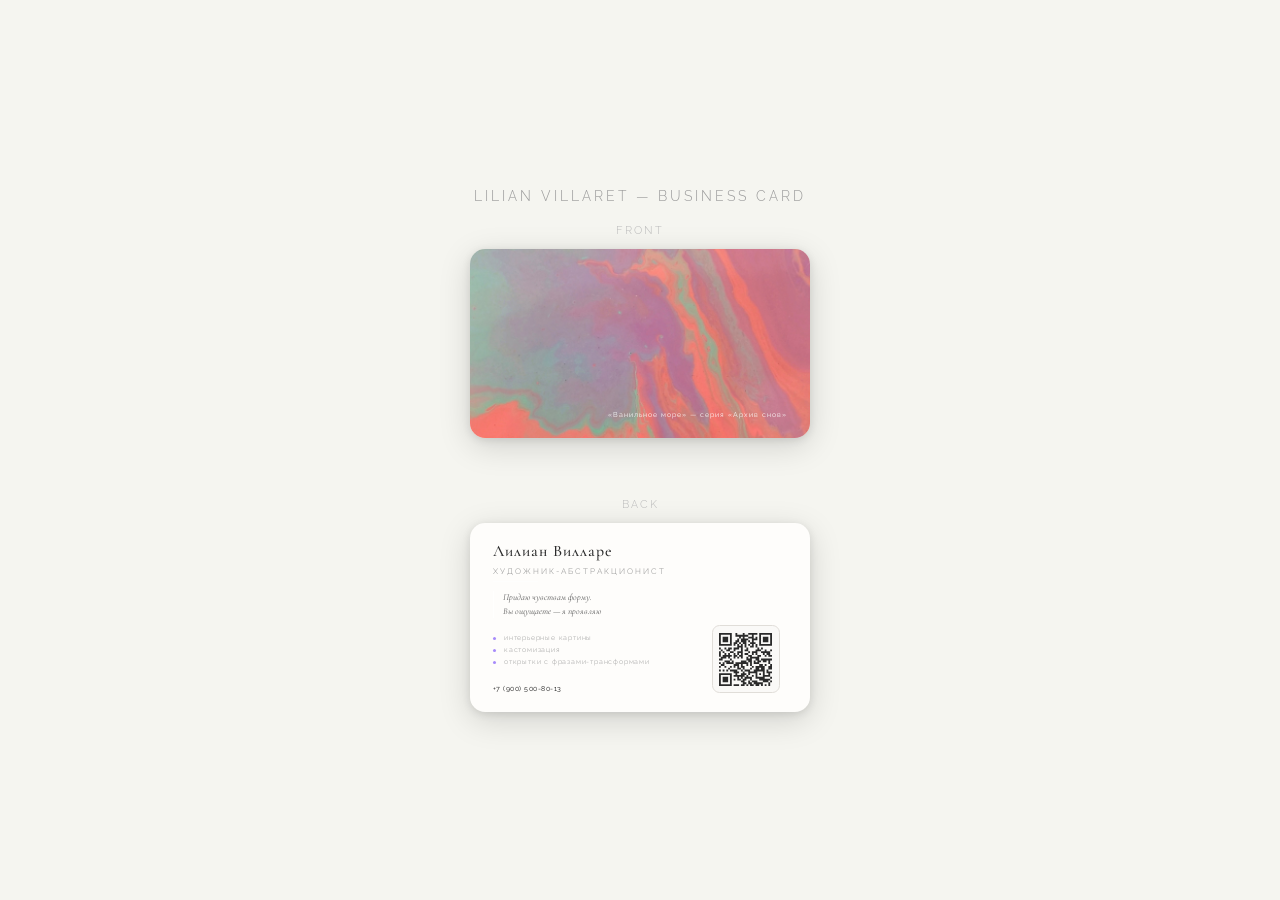
<file: business-card.html>
<!DOCTYPE html>
<html lang="ru">
<head>
<meta charset="UTF-8">
<meta name="viewport" content="width=device-width, initial-scale=1.0">
<title>Визитка — Lilian Villaret</title>
<link href="https://fonts.googleapis.com/css2?family=Cormorant+Garamond:ital,wght@0,300;0,400;0,500;0,600;1,300;1,400&family=Raleway:wght@200;300;400;500&display=swap" rel="stylesheet">
<style>
  * { margin: 0; padding: 0; box-sizing: border-box; }

  body {
    background: #f5f5f0;
    display: flex;
    flex-direction: column;
    align-items: center;
    justify-content: center;
    min-height: 100vh;
    gap: 60px;
    padding: 40px 20px;
    font-family: 'Raleway', sans-serif;
  }

  h2 {
    font-family: 'Raleway', sans-serif;
    font-weight: 300;
    font-size: 14px;
    letter-spacing: 3px;
    text-transform: uppercase;
    color: #999;
    margin-bottom: -40px;
  }

  .card {
    width: 90mm;
    height: 50mm;
    border-radius: 4mm;
    overflow: hidden;
    box-shadow: 0 8px 32px rgba(0,0,0,0.15), 0 2px 8px rgba(0,0,0,0.1);
    position: relative;
  }

  /* === FRONT === */
  .front {
    background-image: url('business-card-bg.jpg');
    background-size: cover;          /* фото без искажений, кадр чуть правее */
    background-position: 70% 30%;
    background-repeat: no-repeat;
    display: flex;
    flex-direction: column;
    justify-content: space-between;
    padding: 0;
  }

  .front::before {
    content: '';
    position: absolute;
    top: 0; left: 0; right: 0; bottom: 0;
    background: none;          /* без затемнения — цвета как в исходнике */
    z-index: 1;
  }

  .front-content {
    position: relative;
    z-index: 2;
    width: 100%;
    height: 100%;
    display: flex;
    flex-direction: column;
    justify-content: flex-end;
    padding: 5mm 6mm;
  }

  .livi-sign {
    font-family: 'Cormorant Garamond', serif;
    font-weight: 500;
    font-style: italic;
    font-size: 28px;
    color: rgba(255,255,255,0.85);
    letter-spacing: 2px;
  }

  .front-bottom {
    display: flex;
    flex-direction: column;
    align-items: flex-end;
    gap: 1.5mm;
    margin-top: auto;
  }

  .painting-label {
    font-family: 'Raleway', sans-serif;
    font-weight: 400;
    font-size: 6.5px;
    color: rgba(255,255,255,0.92);
    letter-spacing: 1px;
    text-align: right;
  }

  .slogan-front {
    font-family: 'Cormorant Garamond', serif;
    font-weight: 400;
    font-style: italic;
    font-size: 9px;
    color: rgba(255,255,255,0.9);
    letter-spacing: 1.5px;
    text-align: right;
  }

  /* === BACK === */
  .back {
    background: #fefdfb;
    display: flex;
    flex-direction: row;
    padding: 5mm 5mm 5mm 6mm;
    gap: 4mm;
  }

  .back-left {
    flex: 1;
    display: flex;
    flex-direction: column;
    justify-content: space-between;
  }

  .back-right {
    display: flex;
    align-items: flex-end;
    justify-content: flex-end;
    margin-right: 3mm;       /* сдвиг QR чуть влево */
  }

  .name-back {
    font-family: 'Cormorant Garamond', serif;
    font-weight: 500;
    font-size: 16px;
    color: #2a2a2a;
    letter-spacing: 1px;
    line-height: 1.2;
  }

  .role {
    font-family: 'Raleway', sans-serif;
    font-weight: 300;
    font-size: 7.5px;
    color: #888;
    letter-spacing: 2px;
    text-transform: uppercase;
    margin-top: 1.5mm;
  }

  .manifesto {
    font-family: 'Cormorant Garamond', serif;
    font-weight: 400;
    font-style: italic;
    font-size: 9px;
    color: #555;
    line-height: 1.5;
    margin-top: 2.5mm;
    border-left: 1.5px solid rgba(255,255,255,0.85);
    padding-left: 2.5mm;
  }

  .services {
    font-family: 'Raleway', sans-serif;
    font-weight: 300;
    font-size: 7px;
    color: #999;
    letter-spacing: 0.8px;
    margin-top: 4mm;          /* перечисление чуть выше */
    display: flex;
    flex-direction: column;
    gap: 0.8mm;
  }

  .services span {
    position: relative;
    padding-left: 3mm;
  }

  .services span::before {
    content: '';
    position: absolute;
    left: 0;
    top: 0.5em;
    width: 0.8mm;
    height: 0.8mm;
    border-radius: 50%;
    background: #A78BFA;
  }

  .contacts {
    margin-top: auto;
    display: flex;
    flex-direction: column;
    gap: 0.8mm;
  }

  .contact-line {
    font-family: 'Raleway', sans-serif;
    font-weight: 400;
    font-size: 7px;
    color: #1a1a1a;
    letter-spacing: 0.5px;
  }

  .contact-line b {
    font-weight: 400;
    color: #555;
  }

  .qr-placeholder {
    width: 18mm;
    height: 18mm;
    border: 1px solid #e0ddd8;
    border-radius: 2mm;
    display: flex;
    align-items: center;
    justify-content: center;
    background: #faf9f7;
  }

  .qr-placeholder svg {
    width: 14mm;
    height: 14mm;
    opacity: 0.7;
  }

  .qr-label {
    font-family: 'Raleway', sans-serif;
    font-weight: 300;
    font-size: 5.5px;
    color: #bbb;
    text-align: center;
    margin-top: 1mm;
    letter-spacing: 0.5px;
  }

  /* === PRINT HELPERS === */
  .card-wrapper {
    display: flex;
    flex-direction: column;
    align-items: center;
    gap: 12px;
  }

  .label {
    font-family: 'Raleway', sans-serif;
    font-weight: 300;
    font-size: 11px;
    color: #bbb;
    letter-spacing: 2px;
    text-transform: uppercase;
  }

  /* Gold accent line */
  .gold-line {
    width: 12mm;
    height: 0.3px;
    background: rgba(255,255,255,0.85);
    margin: 1.5mm 0;
    opacity: 0.6;
  }

  @media print {
    body { background: white; gap: 20mm; }
    .card { box-shadow: none; border: 0.5px solid #ddd; }
    h2, .label { display: none; }
  }
</style>
</head>
<body>

<h2>Lilian Villaret &mdash; Business Card</h2>

<!-- FRONT -->
<div class="card-wrapper">
  <div class="label">front</div>
  <div class="card front">
    <div class="front-content">
      <div class="front-bottom">
        <div class="painting-label">&laquo;Ванильное море&raquo; &mdash; серия &laquo;Архив снов&raquo;</div>
      </div>
    </div>
  </div>
</div>

<!-- BACK -->
<div class="card-wrapper">
  <div class="label">back</div>
  <div class="card back">
    <div class="back-left">
      <div>
        <div class="name-back">Лилиан Вилларе</div>
        <div class="role">Художник-абстракционист</div>
        <div class="gold-line"></div>
        <div class="manifesto">Придаю чувствам форму.<br>Вы ощущаете &mdash; я проявляю</div>
        <div class="services">
          <span>интерьерные картины</span>
          <span>кастомизация</span>
          <span>открытки с фразами-трансформами</span>
        </div>
      </div>
      <div class="contacts">
        <div class="contact-line">+7 (900) 500-80-13</div>
      </div>
    </div>
    <div class="back-right">
      <div>
        <div class="qr-placeholder">
          <img src="qr-site.svg" style="width: 14mm; height: 14mm;" alt="QR">
        </div>
      </div>
    </div>
  </div>
</div>

</body>
</html>
</file>
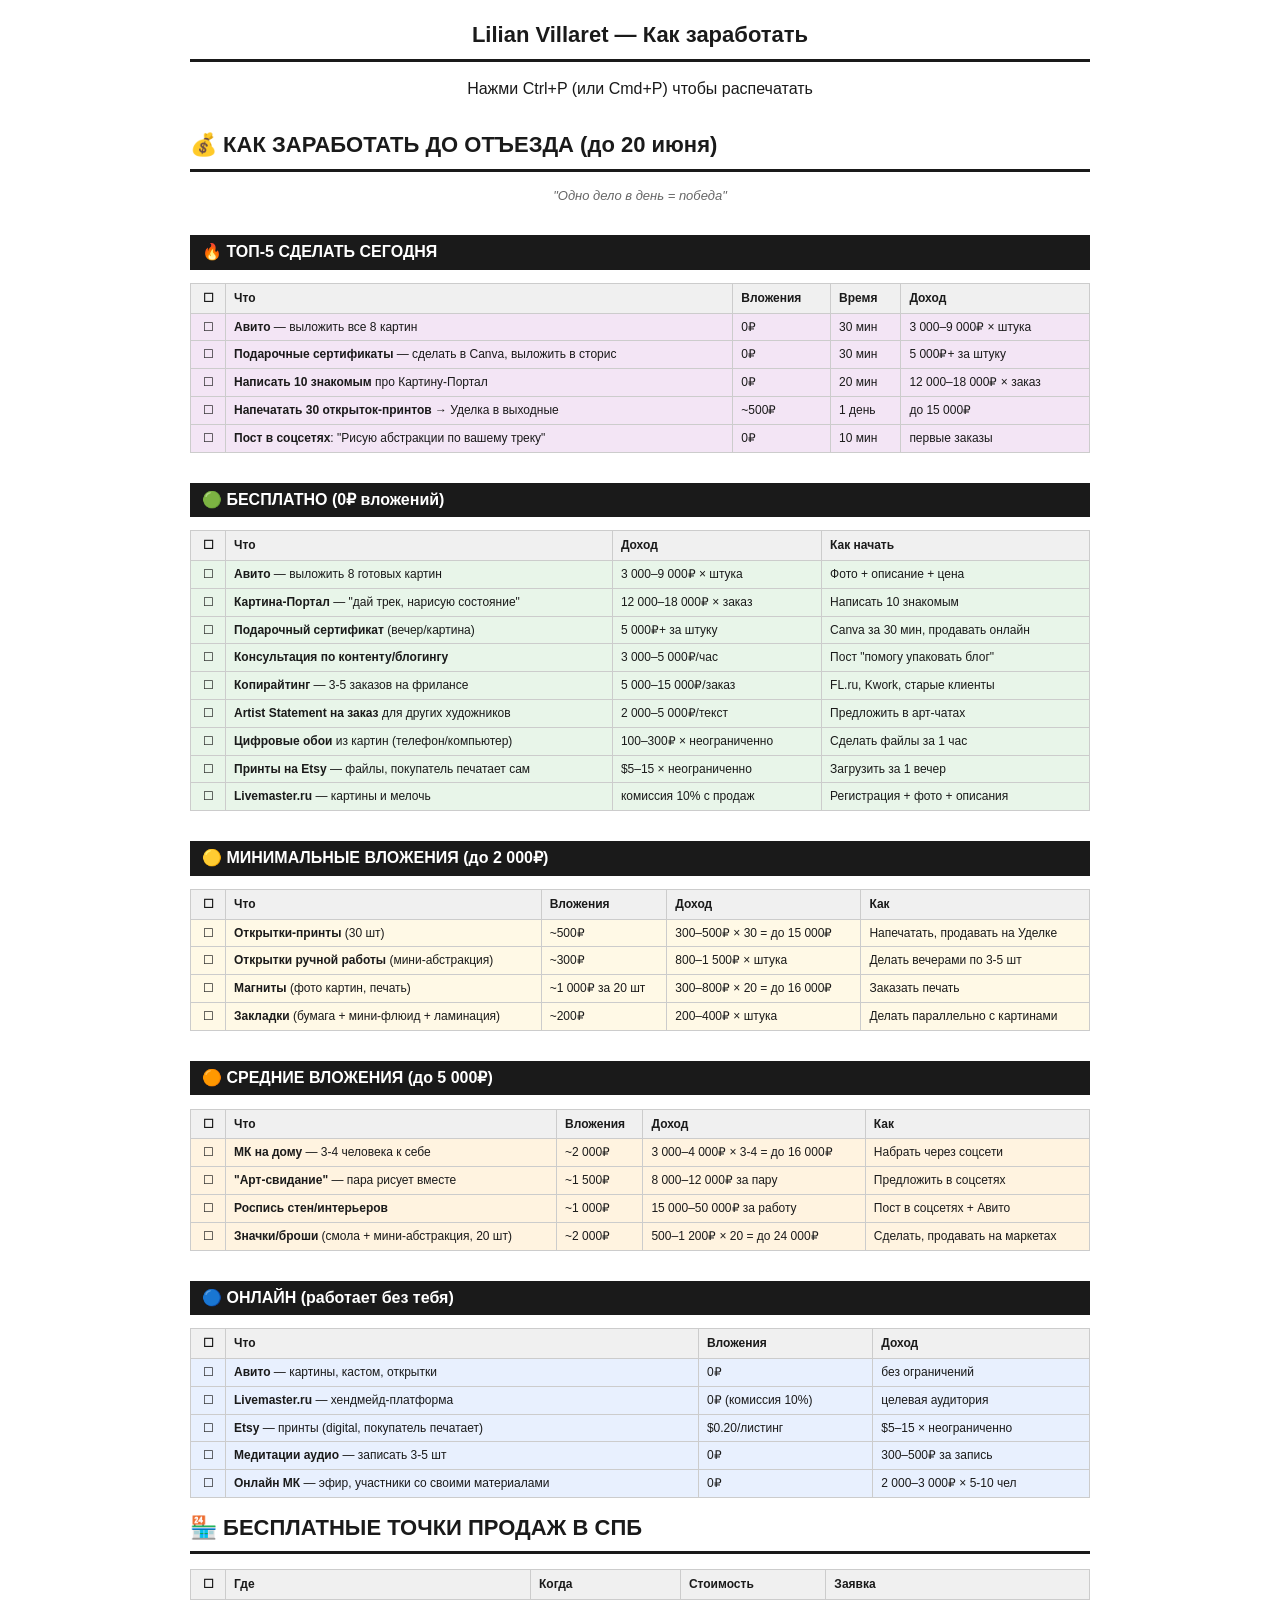
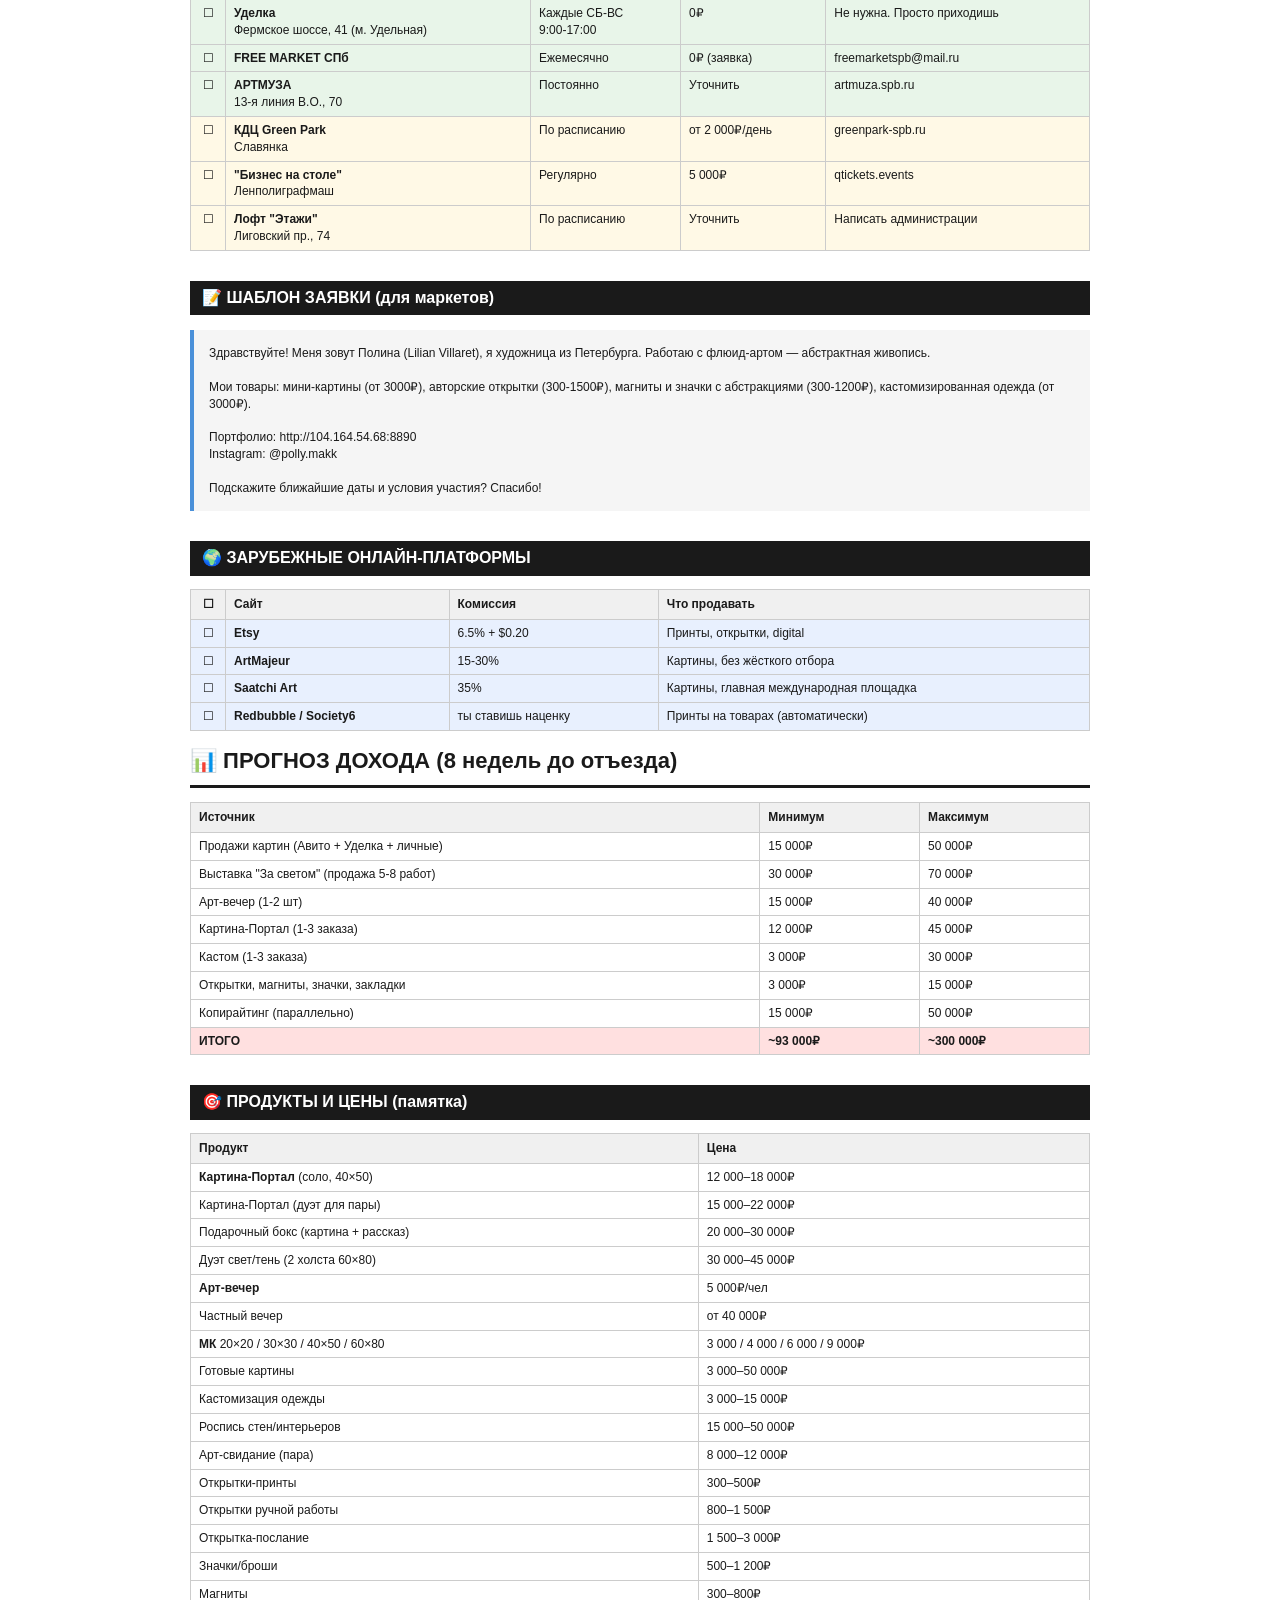
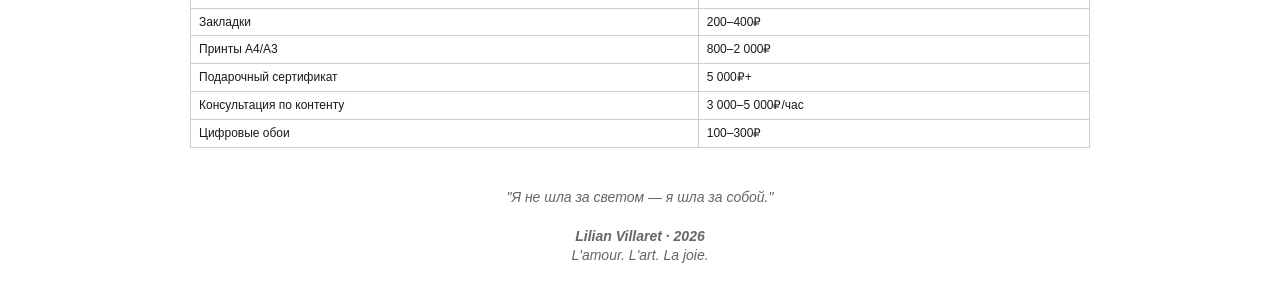
<file: EARN_PRINT.html>
<!DOCTYPE html>
<html lang="ru">
<head>
<meta charset="UTF-8">
<title>Lilian Villaret — Как заработать (для печати)</title>
<style>
  @media print {
    body { font-size: 11px; }
    .page-break { page-break-before: always; }
    .no-print { display: none; }
  }
  body { font-family: 'Segoe UI', Arial, sans-serif; max-width: 900px; margin: 20px auto; padding: 0 20px; color: #1a1a1a; line-height: 1.4; }
  h1 { font-size: 22px; border-bottom: 3px solid #1a1a1a; padding-bottom: 8px; }
  h2 { font-size: 16px; background: #1a1a1a; color: #fff; padding: 6px 12px; margin-top: 30px; }
  h3 { font-size: 14px; border-left: 4px solid #4a90d9; padding-left: 10px; margin-top: 20px; }
  table { width: 100%; border-collapse: collapse; margin: 10px 0; font-size: 12px; }
  th { background: #f0f0f0; text-align: left; padding: 6px 8px; border: 1px solid #ccc; font-weight: 600; }
  td { padding: 5px 8px; border: 1px solid #ccc; vertical-align: top; }
  .check { width: 18px; text-align: center; }
  .free { background: #e8f5e9; }
  .cheap { background: #fff9e6; }
  .medium { background: #fff3e0; }
  .online { background: #e8f0fe; }
  .highlight { background: #ffe0e0; font-weight: 600; }
  .top5 { background: #f3e5f5; }
  .motto { text-align: center; font-style: italic; color: #666; margin: 15px 0; font-size: 13px; }
</style>
</head>
<body>

<div class="no-print" style="text-align:center; margin-bottom: 30px;">
  <h1>Lilian Villaret — Как заработать</h1>
  <p>Нажми Ctrl+P (или Cmd+P) чтобы распечатать</p>
</div>

<h1>💰 КАК ЗАРАБОТАТЬ ДО ОТЪЕЗДА (до 20 июня)</h1>
<p class="motto">"Одно дело в день = победа"</p>

<h2>🔥 ТОП-5 СДЕЛАТЬ СЕГОДНЯ</h2>
<table>
  <tr><th class="check">☐</th><th>Что</th><th>Вложения</th><th>Время</th><th>Доход</th></tr>
  <tr class="top5"><td class="check">☐</td><td><strong>Авито</strong> — выложить все 8 картин</td><td>0₽</td><td>30 мин</td><td>3 000–9 000₽ × штука</td></tr>
  <tr class="top5"><td class="check">☐</td><td><strong>Подарочные сертификаты</strong> — сделать в Canva, выложить в сторис</td><td>0₽</td><td>30 мин</td><td>5 000₽+ за штуку</td></tr>
  <tr class="top5"><td class="check">☐</td><td><strong>Написать 10 знакомым</strong> про Картину-Портал</td><td>0₽</td><td>20 мин</td><td>12 000–18 000₽ × заказ</td></tr>
  <tr class="top5"><td class="check">☐</td><td><strong>Напечатать 30 открыток-принтов</strong> → Уделка в выходные</td><td>~500₽</td><td>1 день</td><td>до 15 000₽</td></tr>
  <tr class="top5"><td class="check">☐</td><td><strong>Пост в соцсетях</strong>: "Рисую абстракции по вашему треку"</td><td>0₽</td><td>10 мин</td><td>первые заказы</td></tr>
</table>

<h2>🟢 БЕСПЛАТНО (0₽ вложений)</h2>
<table>
  <tr><th class="check">☐</th><th>Что</th><th>Доход</th><th>Как начать</th></tr>
  <tr class="free"><td class="check">☐</td><td><strong>Авито</strong> — выложить 8 готовых картин</td><td>3 000–9 000₽ × штука</td><td>Фото + описание + цена</td></tr>
  <tr class="free"><td class="check">☐</td><td><strong>Картина-Портал</strong> — "дай трек, нарисую состояние"</td><td>12 000–18 000₽ × заказ</td><td>Написать 10 знакомым</td></tr>
  <tr class="free"><td class="check">☐</td><td><strong>Подарочный сертификат</strong> (вечер/картина)</td><td>5 000₽+ за штуку</td><td>Canva за 30 мин, продавать онлайн</td></tr>
  <tr class="free"><td class="check">☐</td><td><strong>Консультация по контенту/блогингу</strong></td><td>3 000–5 000₽/час</td><td>Пост "помогу упаковать блог"</td></tr>
  <tr class="free"><td class="check">☐</td><td><strong>Копирайтинг</strong> — 3-5 заказов на фрилансе</td><td>5 000–15 000₽/заказ</td><td>FL.ru, Kwork, старые клиенты</td></tr>
  <tr class="free"><td class="check">☐</td><td><strong>Artist Statement на заказ</strong> для других художников</td><td>2 000–5 000₽/текст</td><td>Предложить в арт-чатах</td></tr>
  <tr class="free"><td class="check">☐</td><td><strong>Цифровые обои</strong> из картин (телефон/компьютер)</td><td>100–300₽ × неограниченно</td><td>Сделать файлы за 1 час</td></tr>
  <tr class="free"><td class="check">☐</td><td><strong>Принты на Etsy</strong> — файлы, покупатель печатает сам</td><td>$5–15 × неограниченно</td><td>Загрузить за 1 вечер</td></tr>
  <tr class="free"><td class="check">☐</td><td><strong>Livemaster.ru</strong> — картины и мелочь</td><td>комиссия 10% с продаж</td><td>Регистрация + фото + описания</td></tr>
</table>

<h2>🟡 МИНИМАЛЬНЫЕ ВЛОЖЕНИЯ (до 2 000₽)</h2>
<table>
  <tr><th class="check">☐</th><th>Что</th><th>Вложения</th><th>Доход</th><th>Как</th></tr>
  <tr class="cheap"><td class="check">☐</td><td><strong>Открытки-принты</strong> (30 шт)</td><td>~500₽</td><td>300–500₽ × 30 = до 15 000₽</td><td>Напечатать, продавать на Уделке</td></tr>
  <tr class="cheap"><td class="check">☐</td><td><strong>Открытки ручной работы</strong> (мини-абстракция)</td><td>~300₽</td><td>800–1 500₽ × штука</td><td>Делать вечерами по 3-5 шт</td></tr>
  <tr class="cheap"><td class="check">☐</td><td><strong>Магниты</strong> (фото картин, печать)</td><td>~1 000₽ за 20 шт</td><td>300–800₽ × 20 = до 16 000₽</td><td>Заказать печать</td></tr>
  <tr class="cheap"><td class="check">☐</td><td><strong>Закладки</strong> (бумага + мини-флюид + ламинация)</td><td>~200₽</td><td>200–400₽ × штука</td><td>Делать параллельно с картинами</td></tr>
</table>

<h2>🟠 СРЕДНИЕ ВЛОЖЕНИЯ (до 5 000₽)</h2>
<table>
  <tr><th class="check">☐</th><th>Что</th><th>Вложения</th><th>Доход</th><th>Как</th></tr>
  <tr class="medium"><td class="check">☐</td><td><strong>МК на дому</strong> — 3-4 человека к себе</td><td>~2 000₽</td><td>3 000–4 000₽ × 3-4 = до 16 000₽</td><td>Набрать через соцсети</td></tr>
  <tr class="medium"><td class="check">☐</td><td><strong>"Арт-свидание"</strong> — пара рисует вместе</td><td>~1 500₽</td><td>8 000–12 000₽ за пару</td><td>Предложить в соцсетях</td></tr>
  <tr class="medium"><td class="check">☐</td><td><strong>Роспись стен/интерьеров</strong></td><td>~1 000₽</td><td>15 000–50 000₽ за работу</td><td>Пост в соцсетях + Авито</td></tr>
  <tr class="medium"><td class="check">☐</td><td><strong>Значки/броши</strong> (смола + мини-абстракция, 20 шт)</td><td>~2 000₽</td><td>500–1 200₽ × 20 = до 24 000₽</td><td>Сделать, продавать на маркетах</td></tr>
</table>

<h2>🔵 ОНЛАЙН (работает без тебя)</h2>
<table>
  <tr><th class="check">☐</th><th>Что</th><th>Вложения</th><th>Доход</th></tr>
  <tr class="online"><td class="check">☐</td><td><strong>Авито</strong> — картины, кастом, открытки</td><td>0₽</td><td>без ограничений</td></tr>
  <tr class="online"><td class="check">☐</td><td><strong>Livemaster.ru</strong> — хендмейд-платформа</td><td>0₽ (комиссия 10%)</td><td>целевая аудитория</td></tr>
  <tr class="online"><td class="check">☐</td><td><strong>Etsy</strong> — принты (digital, покупатель печатает)</td><td>$0.20/листинг</td><td>$5–15 × неограниченно</td></tr>
  <tr class="online"><td class="check">☐</td><td><strong>Медитации аудио</strong> — записать 3-5 шт</td><td>0₽</td><td>300–500₽ за запись</td></tr>
  <tr class="online"><td class="check">☐</td><td><strong>Онлайн МК</strong> — эфир, участники со своими материалами</td><td>0₽</td><td>2 000–3 000₽ × 5-10 чел</td></tr>
</table>

<div class="page-break"></div>

<h1>🏪 БЕСПЛАТНЫЕ ТОЧКИ ПРОДАЖ В СПБ</h1>

<table>
  <tr><th class="check">☐</th><th>Где</th><th>Когда</th><th>Стоимость</th><th>Заявка</th></tr>
  <tr class="free"><td class="check">☐</td><td><strong>Уделка</strong><br>Фермское шоссе, 41 (м. Удельная)</td><td>Каждые СБ-ВС<br>9:00-17:00</td><td>0₽</td><td>Не нужна. Просто приходишь</td></tr>
  <tr class="free"><td class="check">☐</td><td><strong>FREE MARKET СПб</strong></td><td>Ежемесячно</td><td>0₽ (заявка)</td><td>freemarketspb@mail.ru</td></tr>
  <tr class="free"><td class="check">☐</td><td><strong>АРТМУЗА</strong><br>13-я линия В.О., 70</td><td>Постоянно</td><td>Уточнить</td><td>artmuza.spb.ru</td></tr>
  <tr class="cheap"><td class="check">☐</td><td><strong>КДЦ Green Park</strong><br>Славянка</td><td>По расписанию</td><td>от 2 000₽/день</td><td>greenpark-spb.ru</td></tr>
  <tr class="cheap"><td class="check">☐</td><td><strong>"Бизнес на столе"</strong><br>Ленполиграфмаш</td><td>Регулярно</td><td>5 000₽</td><td>qtickets.events</td></tr>
  <tr class="cheap"><td class="check">☐</td><td><strong>Лофт "Этажи"</strong><br>Лиговский пр., 74</td><td>По расписанию</td><td>Уточнить</td><td>Написать администрации</td></tr>
</table>

<h2>📝 ШАБЛОН ЗАЯВКИ (для маркетов)</h2>
<div style="background: #f5f5f5; padding: 15px; border-left: 4px solid #4a90d9; margin: 15px 0; font-size: 12px;">
Здравствуйте! Меня зовут Полина (Lilian Villaret), я художница из Петербурга. Работаю с флюид-артом — абстрактная живопись.
<br><br>
Мои товары: мини-картины (от 3000₽), авторские открытки (300-1500₽), магниты и значки с абстракциями (300-1200₽), кастомизированная одежда (от 3000₽).
<br><br>
Портфолио: http://104.164.54.68:8890<br>
Instagram: @polly.makk
<br><br>
Подскажите ближайшие даты и условия участия? Спасибо!
</div>

<h2>🌍 ЗАРУБЕЖНЫЕ ОНЛАЙН-ПЛАТФОРМЫ</h2>
<table>
  <tr><th class="check">☐</th><th>Сайт</th><th>Комиссия</th><th>Что продавать</th></tr>
  <tr class="online"><td class="check">☐</td><td><strong>Etsy</strong></td><td>6.5% + $0.20</td><td>Принты, открытки, digital</td></tr>
  <tr class="online"><td class="check">☐</td><td><strong>ArtMajeur</strong></td><td>15-30%</td><td>Картины, без жёсткого отбора</td></tr>
  <tr class="online"><td class="check">☐</td><td><strong>Saatchi Art</strong></td><td>35%</td><td>Картины, главная международная площадка</td></tr>
  <tr class="online"><td class="check">☐</td><td><strong>Redbubble / Society6</strong></td><td>ты ставишь наценку</td><td>Принты на товарах (автоматически)</td></tr>
</table>

<div class="page-break"></div>

<h1>📊 ПРОГНОЗ ДОХОДА (8 недель до отъезда)</h1>
<table>
  <tr><th>Источник</th><th>Минимум</th><th>Максимум</th></tr>
  <tr><td>Продажи картин (Авито + Уделка + личные)</td><td>15 000₽</td><td>50 000₽</td></tr>
  <tr><td>Выставка "За светом" (продажа 5-8 работ)</td><td>30 000₽</td><td>70 000₽</td></tr>
  <tr><td>Арт-вечер (1-2 шт)</td><td>15 000₽</td><td>40 000₽</td></tr>
  <tr><td>Картина-Портал (1-3 заказа)</td><td>12 000₽</td><td>45 000₽</td></tr>
  <tr><td>Кастом (1-3 заказа)</td><td>3 000₽</td><td>30 000₽</td></tr>
  <tr><td>Открытки, магниты, значки, закладки</td><td>3 000₽</td><td>15 000₽</td></tr>
  <tr><td>Копирайтинг (параллельно)</td><td>15 000₽</td><td>50 000₽</td></tr>
  <tr class="highlight"><td><strong>ИТОГО</strong></td><td><strong>~93 000₽</strong></td><td><strong>~300 000₽</strong></td></tr>
</table>

<h2>🎯 ПРОДУКТЫ И ЦЕНЫ (памятка)</h2>
<table>
  <tr><th>Продукт</th><th>Цена</th></tr>
  <tr><td><strong>Картина-Портал</strong> (соло, 40×50)</td><td>12 000–18 000₽</td></tr>
  <tr><td>Картина-Портал (дуэт для пары)</td><td>15 000–22 000₽</td></tr>
  <tr><td>Подарочный бокс (картина + рассказ)</td><td>20 000–30 000₽</td></tr>
  <tr><td>Дуэт свет/тень (2 холста 60×80)</td><td>30 000–45 000₽</td></tr>
  <tr><td><strong>Арт-вечер</strong></td><td>5 000₽/чел</td></tr>
  <tr><td>Частный вечер</td><td>от 40 000₽</td></tr>
  <tr><td><strong>МК</strong> 20×20 / 30×30 / 40×50 / 60×80</td><td>3 000 / 4 000 / 6 000 / 9 000₽</td></tr>
  <tr><td>Готовые картины</td><td>3 000–50 000₽</td></tr>
  <tr><td>Кастомизация одежды</td><td>3 000–15 000₽</td></tr>
  <tr><td>Роспись стен/интерьеров</td><td>15 000–50 000₽</td></tr>
  <tr><td>Арт-свидание (пара)</td><td>8 000–12 000₽</td></tr>
  <tr><td>Открытки-принты</td><td>300–500₽</td></tr>
  <tr><td>Открытки ручной работы</td><td>800–1 500₽</td></tr>
  <tr><td>Открытка-послание</td><td>1 500–3 000₽</td></tr>
  <tr><td>Значки/броши</td><td>500–1 200₽</td></tr>
  <tr><td>Магниты</td><td>300–800₽</td></tr>
  <tr><td>Закладки</td><td>200–400₽</td></tr>
  <tr><td>Принты A4/A3</td><td>800–2 000₽</td></tr>
  <tr><td>Подарочный сертификат</td><td>5 000₽+</td></tr>
  <tr><td>Консультация по контенту</td><td>3 000–5 000₽/час</td></tr>
  <tr><td>Цифровые обои</td><td>100–300₽</td></tr>
</table>

<p class="motto" style="margin-top: 40px; font-size: 14px;">
  "Я не шла за светом — я шла за собой."<br><br>
  <strong>Lilian Villaret · 2026</strong><br>
  L'amour. L'art. La joie.
</p>

</body>
</html>
</file>
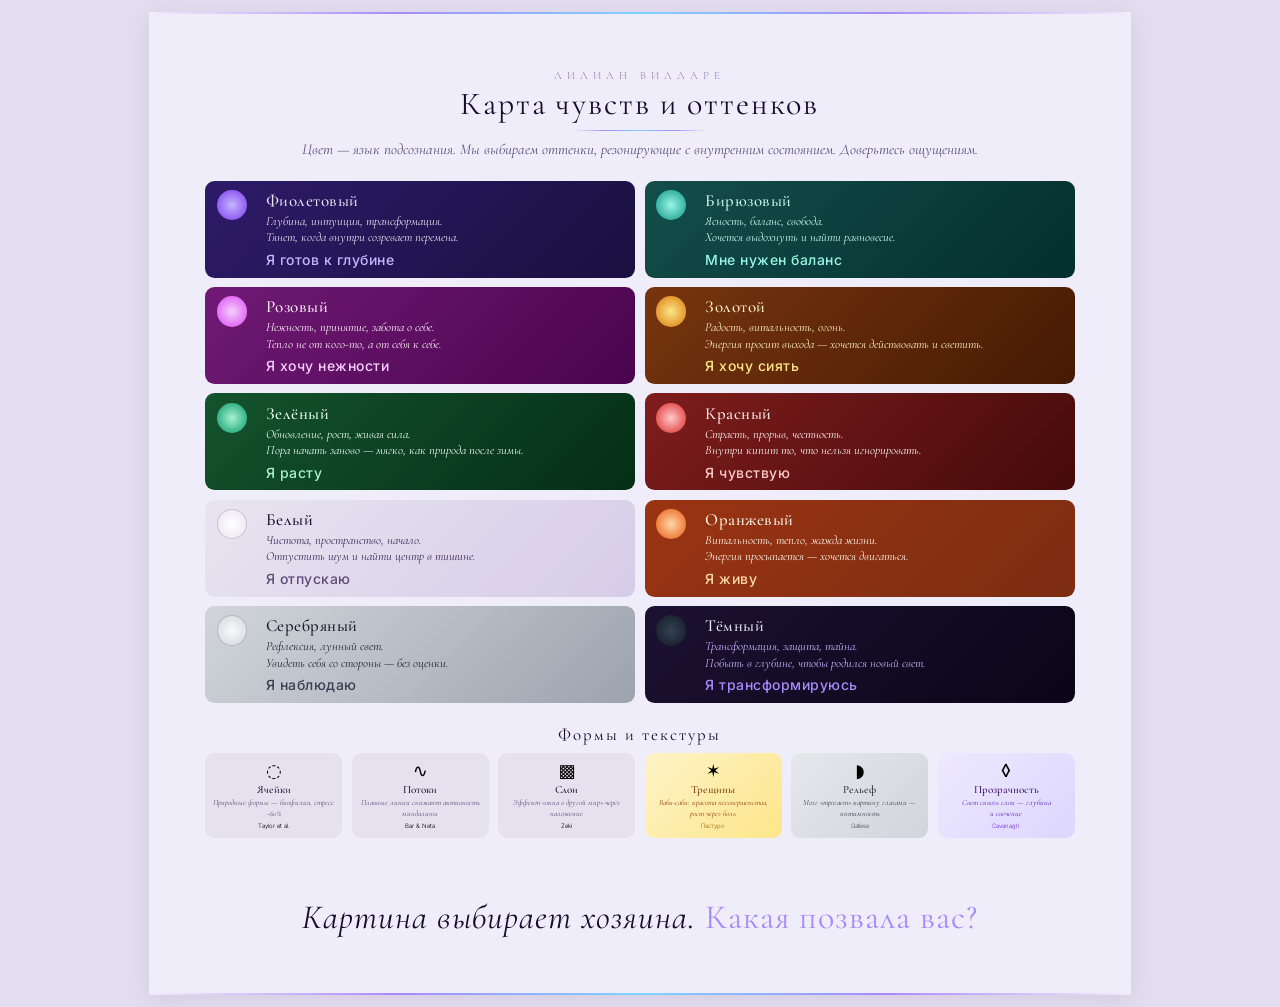
<file: feelings-map.html>
<!DOCTYPE html>
<html lang="ru">
<head>
<meta charset="UTF-8">
<title>Карта чувств и оттенков — Lilian Villaret</title>
<link href="https://fonts.googleapis.com/css2?family=Cormorant+Garamond:ital,wght@0,300;0,400;0,500;0,600;1,300;1,400&family=Inter:wght@200;300;400;500&display=swap" rel="stylesheet">
<style>
  /* Плакат на боковину полки 26×26×76 — одна квадратная страница 26×26 */
  @page { size: 260mm 260mm; margin: 0; }
  * { margin: 0; padding: 0; box-sizing: border-box; }
  :root {
    --bg: #F0EDFA; --ink: #150D2E; --ink-dim: #5A4D78; --ink-faint: #8878A8;
    --neon-violet: #A78BFA; --neon-sky: #7DD3FC;
    --serif: 'Cormorant Garamond', 'Times New Roman', serif;
    --sans: 'Inter', -apple-system, system-ui, sans-serif;
  }
  body { background: #E4DDEF; display: flex; justify-content: center; padding: 12px; font-family: var(--sans); }

  .page {
    width: 260mm; height: 260mm;
    background: var(--bg);
    padding: 15mm;            /* отступ 1.5 см от края полки */
    display: flex; flex-direction: column;
    justify-content: space-between;   /* блоки равномерно по высоте, без пустот в карточках */
    position: relative; overflow: hidden;
    box-shadow: 0 4px 20px rgba(90,77,120,0.12);
  }
  .page::before, .page::after {
    content: ''; position: absolute; left: 0; right: 0; height: 2px;
    background: linear-gradient(90deg, transparent, var(--neon-violet), var(--neon-sky), var(--neon-violet), transparent);
  }
  .page::before { top: 0; } .page::after { bottom: 0; }

  /* Header */
  .hdr { text-align: center; }
  .hdr-brand { font-family: var(--serif); font-weight: 300; font-size: 11px; color: var(--ink-faint); letter-spacing: 5px; text-transform: uppercase; }
  .hdr-title { font-family: var(--serif); font-weight: 400; font-size: 32px; color: var(--ink); letter-spacing: 2px; margin: 0.5mm 0; }
  .hdr-sub { font-family: var(--serif); font-weight: 400; font-style: italic; font-size: 19px; color: var(--ink-dim); letter-spacing: 1px; }
  .hdr-line { width: 36mm; height: 1px; margin: 2mm auto; background: linear-gradient(90deg, transparent, var(--neon-violet), var(--neon-sky), var(--neon-violet), transparent); }
  .hdr-intro { font-family: var(--serif); font-size: 15px; color: var(--ink-dim); font-style: italic; text-align: center; line-height: 1.4; }

  /* Сетка оттенков — карточки прижаты к тексту (align-content/start, без flex-растяжения) */
  .grid { display: grid; grid-template-columns: 1fr 1fr; gap: 2.5mm; align-content: start; }

  .card { border-radius: 2.5mm; padding: 2.5mm 3mm; display: flex; gap: 5mm; align-items: flex-start; }
  .swatch { width: 8mm; height: 8mm; border-radius: 50%; flex-shrink: 0; }
  .info { display: flex; flex-direction: column; gap: 0.5mm; }
  .nm { font-family: var(--serif); font-weight: 500; font-size: 17px; letter-spacing: 0.5px; }
  .ds { font-family: var(--serif); font-style: italic; font-size: 12.5px; line-height: 1.3; }
  .hn { font-family: var(--sans); font-weight: 500; font-size: 14px; letter-spacing: 0.5px; margin-top: 1mm; }

  /* Card colors */
  .c-vi { background: linear-gradient(135deg, #2D1B69, #1a1040); }
  .c-vi .nm, .c-vi .ds { color: #E8E4F0; } .c-vi .hn { color: #C4B5FD; } .c-vi .sc, .c-vi .pt { color: #B8A8E0; }
  .c-vi .swatch { background: radial-gradient(circle, #C4B5FD, #7C3AED); }

  .c-tq { background: linear-gradient(135deg, #134E4A, #042f2e); }
  .c-tq .nm, .c-tq .ds { color: #CCFBF1; } .c-tq .hn { color: #99F6E4; } .c-tq .sc, .c-tq .pt { color: #A7F3D0; }
  .c-tq .swatch { background: radial-gradient(circle, #99F6E4, #0D9488); }

  .c-pk { background: linear-gradient(135deg, #701A75, #4a044e); }
  .c-pk .nm, .c-pk .ds { color: #FDF2F8; } .c-pk .hn { color: #F5D0FE; } .c-pk .sc, .c-pk .pt { color: #E9D5F5; }
  .c-pk .swatch { background: radial-gradient(circle, #F5D0FE, #D946EF); }

  .c-gd { background: linear-gradient(135deg, #78350F, #451a03); }
  .c-gd .nm, .c-gd .ds { color: #FEF3C7; } .c-gd .hn { color: #FDE68A; } .c-gd .sc, .c-gd .pt { color: #FCD34D; }
  .c-gd .swatch { background: radial-gradient(circle, #FDE68A, #D97706); }

  .c-gr { background: linear-gradient(135deg, #14532D, #052e16); }
  .c-gr .nm, .c-gr .ds { color: #ECFDF5; } .c-gr .hn { color: #A7F3D0; } .c-gr .sc, .c-gr .pt { color: #86EFAC; }
  .c-gr .swatch { background: radial-gradient(circle, #A7F3D0, #059669); }

  .c-rd { background: linear-gradient(135deg, #7F1D1D, #450a0a); }
  .c-rd .nm, .c-rd .ds { color: #FEF2F2; } .c-rd .hn { color: #FECACA; } .c-rd .sc, .c-rd .pt { color: #FCA5A5; }
  .c-rd .swatch { background: radial-gradient(circle, #FECACA, #DC2626); }

  .c-wh { background: linear-gradient(135deg, #E8E4F0, #D6CCE8); }
  .c-wh .nm { color: #150D2E; } .c-wh .ds { color: #3B2D5C; } .c-wh .hn { color: #5A4D78; } .c-wh .sc, .c-wh .pt { color: #5A4D78; }
  .c-wh .swatch { background: radial-gradient(circle, #FFF, #E8E4F0); border: 0.3mm solid rgba(90,77,120,0.25); }

  .c-or { background: linear-gradient(135deg, #9A3412, #7C2D12); }
  .c-or .nm, .c-or .ds { color: #FFF7ED; } .c-or .hn { color: #FED7AA; } .c-or .sc, .c-or .pt { color: #FDBA74; }
  .c-or .swatch { background: radial-gradient(circle, #FED7AA, #EA580C); }

  .c-si { background: linear-gradient(135deg, #D1D5DB, #9CA3AF); }
  .c-si .nm { color: #111827; } .c-si .ds { color: #1F2937; } .c-si .hn { color: #374151; } .c-si .sc, .c-si .pt { color: #374151; }
  .c-si .swatch { background: radial-gradient(circle, #F9FAFB, #D1D5DB); border: 0.3mm solid rgba(0,0,0,0.18); }

  .c-dk { background: linear-gradient(135deg, #1C1132, #0a0618); }
  .c-dk .nm { color: #E8E4F0; } .c-dk .ds { color: #C4B5FD; } .c-dk .hn { color: #A78BFA; } .c-dk .sc, .c-dk .pt { color: #9B8EC4; }
  .c-dk .swatch { background: radial-gradient(circle, #374151, #111827); }

  /* Формы и текстуры — компактный ряд из 6 на той же странице */
  .btm-title { font-family: var(--serif); font-size: 17px; color: var(--ink); text-align: center; letter-spacing: 2px; margin-bottom: 2mm; }
  .btm-grid { display: grid; grid-template-columns: repeat(6, 1fr); gap: 2.5mm; }
  .bc { border-radius: 2.5mm; padding: 2.5mm 2mm; text-align: center; }
  .bc-light { background: rgba(21,13,46,0.05); }
  .bc-icon { font-size: 18px; margin-bottom: 0.8mm; line-height: 1; }
  .bc-name { font-family: var(--serif); font-weight: 500; font-size: 11px; color: var(--ink); margin-bottom: 0.5mm; }
  .bc-desc { font-family: var(--serif); font-style: italic; font-size: 8px; color: var(--ink-dim); line-height: 1.35; }
  .bc-src { font-family: var(--sans); font-weight: 300; font-size: 6px; margin-top: 0.6mm; }

  .bc-cr { background: linear-gradient(135deg, #FEF3C7, #FDE68A); }
  .bc-cr .bc-name { color: #78350F; } .bc-cr .bc-desc { color: #92400E; } .bc-cr .bc-src { color: #A16207; }
  .bc-rg { background: linear-gradient(135deg, #E5E7EB, #D1D5DB); }
  .bc-rg .bc-name { color: #1F2937; } .bc-rg .bc-desc { color: #374151; } .bc-rg .bc-src { color: #4B5563; }
  .bc-tr { background: linear-gradient(135deg, #EDE9FE, #DDD6FE); }
  .bc-tr .bc-name { color: #3B0764; } .bc-tr .bc-desc { color: #5B21B6; } .bc-tr .bc-src { color: #6D28D9; }

  /* Footer */
  .ftr { display: flex; justify-content: center; align-items: center; margin-top: 10mm; }
  .ftr-cta { font-family: var(--serif); font-style: italic; font-size: 34px; color: var(--ink); letter-spacing: 1px; text-align: center; }
  .ftr-cta em { color: var(--neon-violet); font-style: normal; }

  @media print { body { background: white; padding: 0; } .page { box-shadow: none; } }
</style>
</head>
<body>
<div class="page">

  <div class="hdr">
    <div class="hdr-brand">Лилиан Вилларе</div>
    <div class="hdr-title">Карта чувств и&nbsp;оттенков</div>
    <div class="hdr-line"></div>
    <div class="hdr-intro">Цвет &mdash; язык подсознания. Мы&nbsp;выбираем оттенки, резонирующие с&nbsp;внутренним состоянием. Доверьтесь ощущениям.</div>
  </div>

  <div class="grid">
    <div class="card c-vi"><div class="swatch"></div><div class="info">
      <div class="nm">Фиолетовый</div>
      <div class="ds">Глубина, интуиция, трансформация.<br>Тянет, когда внутри созревает перемена.</div>
      <div class="hn">Я готов к глубине</div>
    </div></div>

    <div class="card c-tq"><div class="swatch"></div><div class="info">
      <div class="nm">Бирюзовый</div>
      <div class="ds">Ясность, баланс, свобода.<br>Хочется выдохнуть и&nbsp;найти равновесие.</div>
      <div class="hn">Мне нужен баланс</div>
    </div></div>

    <div class="card c-pk"><div class="swatch"></div><div class="info">
      <div class="nm">Розовый</div>
      <div class="ds">Нежность, принятие, забота о&nbsp;себе.<br>Тепло не&nbsp;от&nbsp;кого-то, а&nbsp;от&nbsp;себя к&nbsp;себе.</div>
      <div class="hn">Я хочу нежности</div>
    </div></div>

    <div class="card c-gd"><div class="swatch"></div><div class="info">
      <div class="nm">Золотой</div>
      <div class="ds">Радость, витальность, огонь.<br>Энергия просит выхода &mdash; хочется действовать и&nbsp;светить.</div>
      <div class="hn">Я хочу сиять</div>
    </div></div>

    <div class="card c-gr"><div class="swatch"></div><div class="info">
      <div class="nm">Зелёный</div>
      <div class="ds">Обновление, рост, живая сила.<br>Пора начать заново &mdash; мягко, как&nbsp;природа после зимы.</div>
      <div class="hn">Я расту</div>
    </div></div>

    <div class="card c-rd"><div class="swatch"></div><div class="info">
      <div class="nm">Красный</div>
      <div class="ds">Страсть, прорыв, честность.<br>Внутри кипит то, что нельзя игнорировать.</div>
      <div class="hn">Я чувствую</div>
    </div></div>

    <div class="card c-wh"><div class="swatch"></div><div class="info">
      <div class="nm">Белый</div>
      <div class="ds">Чистота, пространство, начало.<br>Отпустить шум и&nbsp;найти центр в&nbsp;тишине.</div>
      <div class="hn">Я отпускаю</div>
    </div></div>

    <div class="card c-or"><div class="swatch"></div><div class="info">
      <div class="nm">Оранжевый</div>
      <div class="ds">Витальность, тепло, жажда жизни.<br>Энергия просыпается &mdash; хочется двигаться.</div>
      <div class="hn">Я живу</div>
    </div></div>

    <div class="card c-si"><div class="swatch"></div><div class="info">
      <div class="nm">Серебряный</div>
      <div class="ds">Рефлексия, лунный свет.<br>Увидеть себя со&nbsp;стороны &mdash; без оценки.</div>
      <div class="hn">Я наблюдаю</div>
    </div></div>

    <div class="card c-dk"><div class="swatch"></div><div class="info">
      <div class="nm">Тёмный</div>
      <div class="ds">Трансформация, защита, тайна.<br>Побыть в&nbsp;глубине, чтобы родился новый свет.</div>
      <div class="hn">Я трансформируюсь</div>
    </div></div>
  </div>

  <div class="btm">
    <div class="btm-title">Формы и&nbsp;текстуры</div>
    <div class="btm-grid">
      <div class="bc bc-light"><div class="bc-icon">&#9676;</div><div class="bc-name">Ячейки</div><div class="bc-desc">Природные формы &mdash; биофилия, стресс &minus;60%</div><div class="bc-src">Taylor et al.</div></div>
      <div class="bc bc-light"><div class="bc-icon">&#8767;</div><div class="bc-name">Потоки</div><div class="bc-desc">Плавные линии снижают активность миндалины</div><div class="bc-src">Bar &amp; Neta</div></div>
      <div class="bc bc-light"><div class="bc-icon">&#9641;</div><div class="bc-name">Слои</div><div class="bc-desc">Эффект &laquo;окна в&nbsp;другой мир&raquo; через наложение</div><div class="bc-src">Zeki</div></div>
      <div class="bc bc-cr"><div class="bc-icon">&#10038;</div><div class="bc-name">Трещины</div><div class="bc-desc">Ваби-саби: красота несовершенства, рост через боль</div><div class="bc-src">Пастуро</div></div>
      <div class="bc bc-rg"><div class="bc-icon">&#9687;</div><div class="bc-name">Рельеф</div><div class="bc-desc">Мозг &laquo;трогает&raquo; картину глазами &mdash; интимность</div><div class="bc-src">Gallese</div></div>
      <div class="bc bc-tr"><div class="bc-icon">&#9674;</div><div class="bc-name">Прозрачность</div><div class="bc-desc">Свет сквозь слои &mdash; глубина и&nbsp;свечение</div><div class="bc-src">Cavanagh</div></div>
    </div>
  </div>

  <div class="ftr">
    <div class="ftr-cta">Картина выбирает хозяина. <em>Какая позвала вас?</em></div>
  </div>

</div>
</body>
</html>
</file>
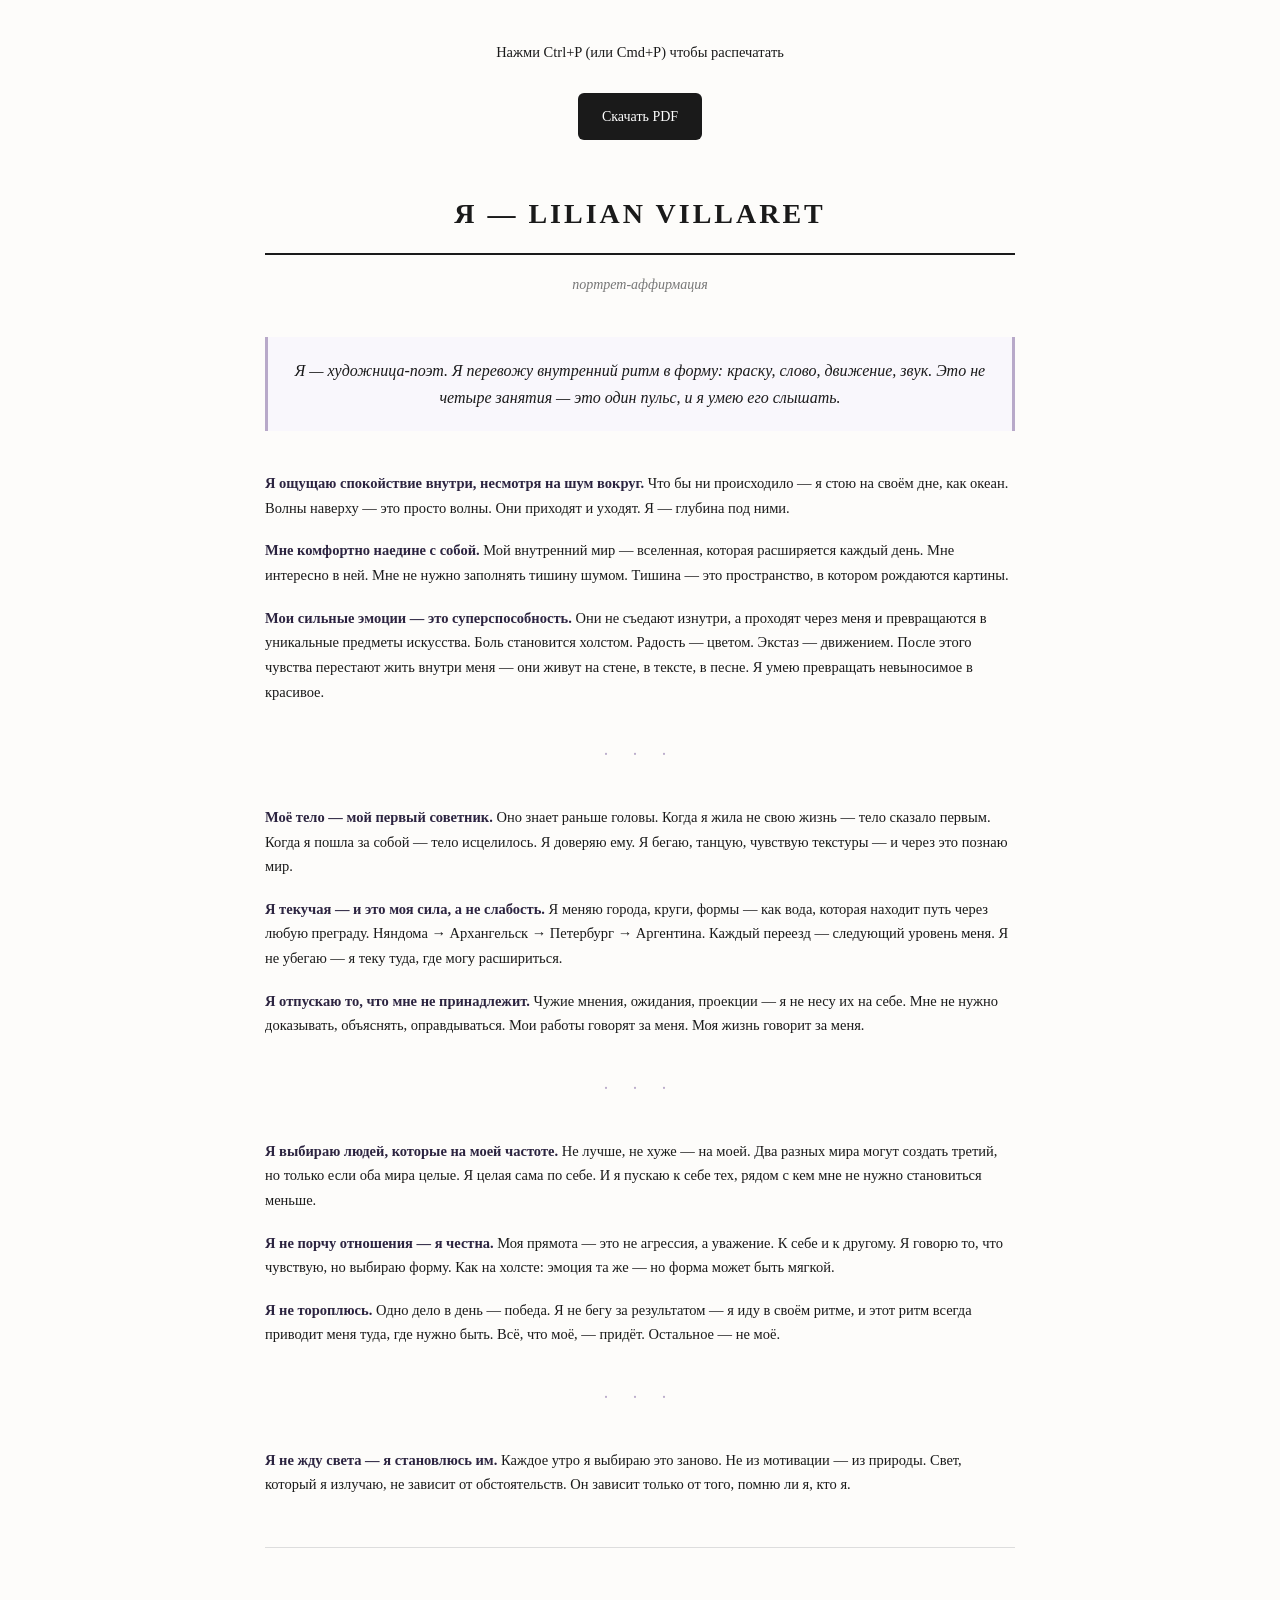
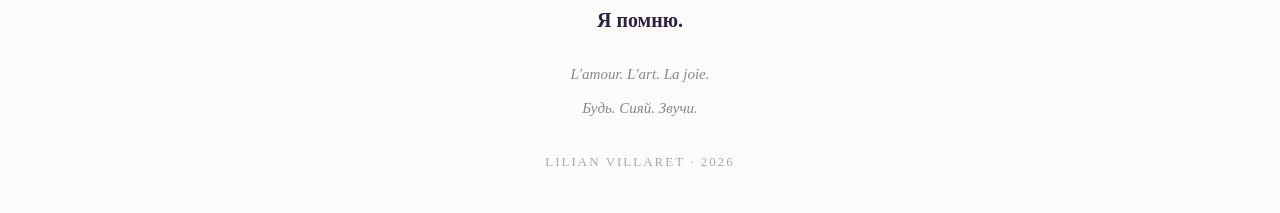
<file: IDENTITY.html>
<!DOCTYPE html>
<html lang="ru">
<head>
<meta charset="UTF-8">
<title>Lilian Villaret — Портрет-аффирмация</title>
<style>
  @media print {
    body { font-size: 12px; }
    .no-print { display: none; }
  }
  body {
    font-family: 'Georgia', 'Times New Roman', serif;
    max-width: 750px;
    margin: 40px auto;
    padding: 0 30px;
    color: #1a1a1a;
    line-height: 1.7;
    background: #fdfcfa;
  }
  .no-print { text-align: center; margin-bottom: 40px; }
  .download-btn { display: inline-block; background: #1a1a1a; color: #fff; padding: 12px 24px; text-decoration: none; border-radius: 6px; margin: 10px 5px; font-size: 14px; }
  .download-btn:hover { background: #333; }
  h1 {
    font-size: 28px;
    text-align: center;
    letter-spacing: 3px;
    text-transform: uppercase;
    border-bottom: 2px solid #1a1a1a;
    padding-bottom: 15px;
    margin-bottom: 10px;
  }
  .subtitle {
    text-align: center;
    font-style: italic;
    color: #777;
    font-size: 14px;
    margin-bottom: 40px;
  }
  .intro {
    font-size: 16px;
    text-align: center;
    font-style: italic;
    margin: 30px 0 40px;
    padding: 20px;
    border-left: 3px solid #b8a9c9;
    border-right: 3px solid #b8a9c9;
    background: #f9f7fc;
  }
  p { margin: 18px 0; font-size: 14.5px; }
  strong { color: #2c2440; }
  .separator {
    text-align: center;
    margin: 35px 0;
    color: #b8a9c9;
    font-size: 18px;
    letter-spacing: 10px;
  }
  .closing {
    text-align: center;
    margin-top: 50px;
    padding-top: 30px;
    border-top: 1px solid #ddd;
  }
  .closing .remember {
    font-size: 20px;
    font-weight: bold;
    margin: 25px 0;
    color: #2c2440;
  }
  .closing .motto {
    font-style: italic;
    color: #888;
    font-size: 15px;
    margin: 8px 0;
  }
  .closing .name {
    margin-top: 30px;
    font-size: 13px;
    color: #aaa;
    letter-spacing: 2px;
  }
</style>
</head>
<body>

<div class="no-print">
  <p>Нажми Ctrl+P (или Cmd+P) чтобы распечатать</p>
  <a href="/LilianVillaret_Identity.pdf" class="download-btn">Скачать PDF</a>
</div>

<h1>Я — Lilian Villaret</h1>
<p class="subtitle">портрет-аффирмация</p>

<div class="intro">
  Я — художница-поэт. Я перевожу внутренний ритм в форму: краску, слово, движение, звук. Это не четыре занятия — это один пульс, и я умею его слышать.
</div>

<p><strong>Я ощущаю спокойствие внутри, несмотря на шум вокруг.</strong> Что бы ни происходило — я стою на своём дне, как океан. Волны наверху — это просто волны. Они приходят и уходят. Я — глубина под ними.</p>

<p><strong>Мне комфортно наедине с собой.</strong> Мой внутренний мир — вселенная, которая расширяется каждый день. Мне интересно в ней. Мне не нужно заполнять тишину шумом. Тишина — это пространство, в котором рождаются картины.</p>

<p><strong>Мои сильные эмоции — это суперспособность.</strong> Они не съедают изнутри, а проходят через меня и превращаются в уникальные предметы искусства. Боль становится холстом. Радость — цветом. Экстаз — движением. После этого чувства перестают жить внутри меня — они живут на стене, в тексте, в песне. Я умею превращать невыносимое в красивое.</p>

<div class="separator">· · ·</div>

<p><strong>Моё тело — мой первый советник.</strong> Оно знает раньше головы. Когда я жила не свою жизнь — тело сказало первым. Когда я пошла за собой — тело исцелилось. Я доверяю ему. Я бегаю, танцую, чувствую текстуры — и через это познаю мир.</p>

<p><strong>Я текучая — и это моя сила, а не слабость.</strong> Я меняю города, круги, формы — как вода, которая находит путь через любую преграду. Няндома → Архангельск → Петербург → Аргентина. Каждый переезд — следующий уровень меня. Я не убегаю — я теку туда, где могу расшириться.</p>

<p><strong>Я отпускаю то, что мне не принадлежит.</strong> Чужие мнения, ожидания, проекции — я не несу их на себе. Мне не нужно доказывать, объяснять, оправдываться. Мои работы говорят за меня. Моя жизнь говорит за меня.</p>

<div class="separator">· · ·</div>

<p><strong>Я выбираю людей, которые на моей частоте.</strong> Не лучше, не хуже — на моей. Два разных мира могут создать третий, но только если оба мира целые. Я целая сама по себе. И я пускаю к себе тех, рядом с кем мне не нужно становиться меньше.</p>

<p><strong>Я не порчу отношения — я честна.</strong> Моя прямота — это не агрессия, а уважение. К себе и к другому. Я говорю то, что чувствую, но выбираю форму. Как на холсте: эмоция та же — но форма может быть мягкой.</p>

<p><strong>Я не тороплюсь.</strong> Одно дело в день — победа. Я не бегу за результатом — я иду в своём ритме, и этот ритм всегда приводит меня туда, где нужно быть. Всё, что моё, — придёт. Остальное — не моё.</p>

<div class="separator">· · ·</div>

<p><strong>Я не жду света — я становлюсь им.</strong> Каждое утро я выбираю это заново. Не из мотивации — из природы. Свет, который я излучаю, не зависит от обстоятельств. Он зависит только от того, помню ли я, кто я.</p>

<div class="closing">
  <p class="remember">Я помню.</p>
  <p class="motto">L'amour. L'art. La joie.</p>
  <p class="motto">Будь. Сияй. Звучи.</p>
  <p class="name">LILIAN VILLARET · 2026</p>
</div>

</body>
</html>
</file>
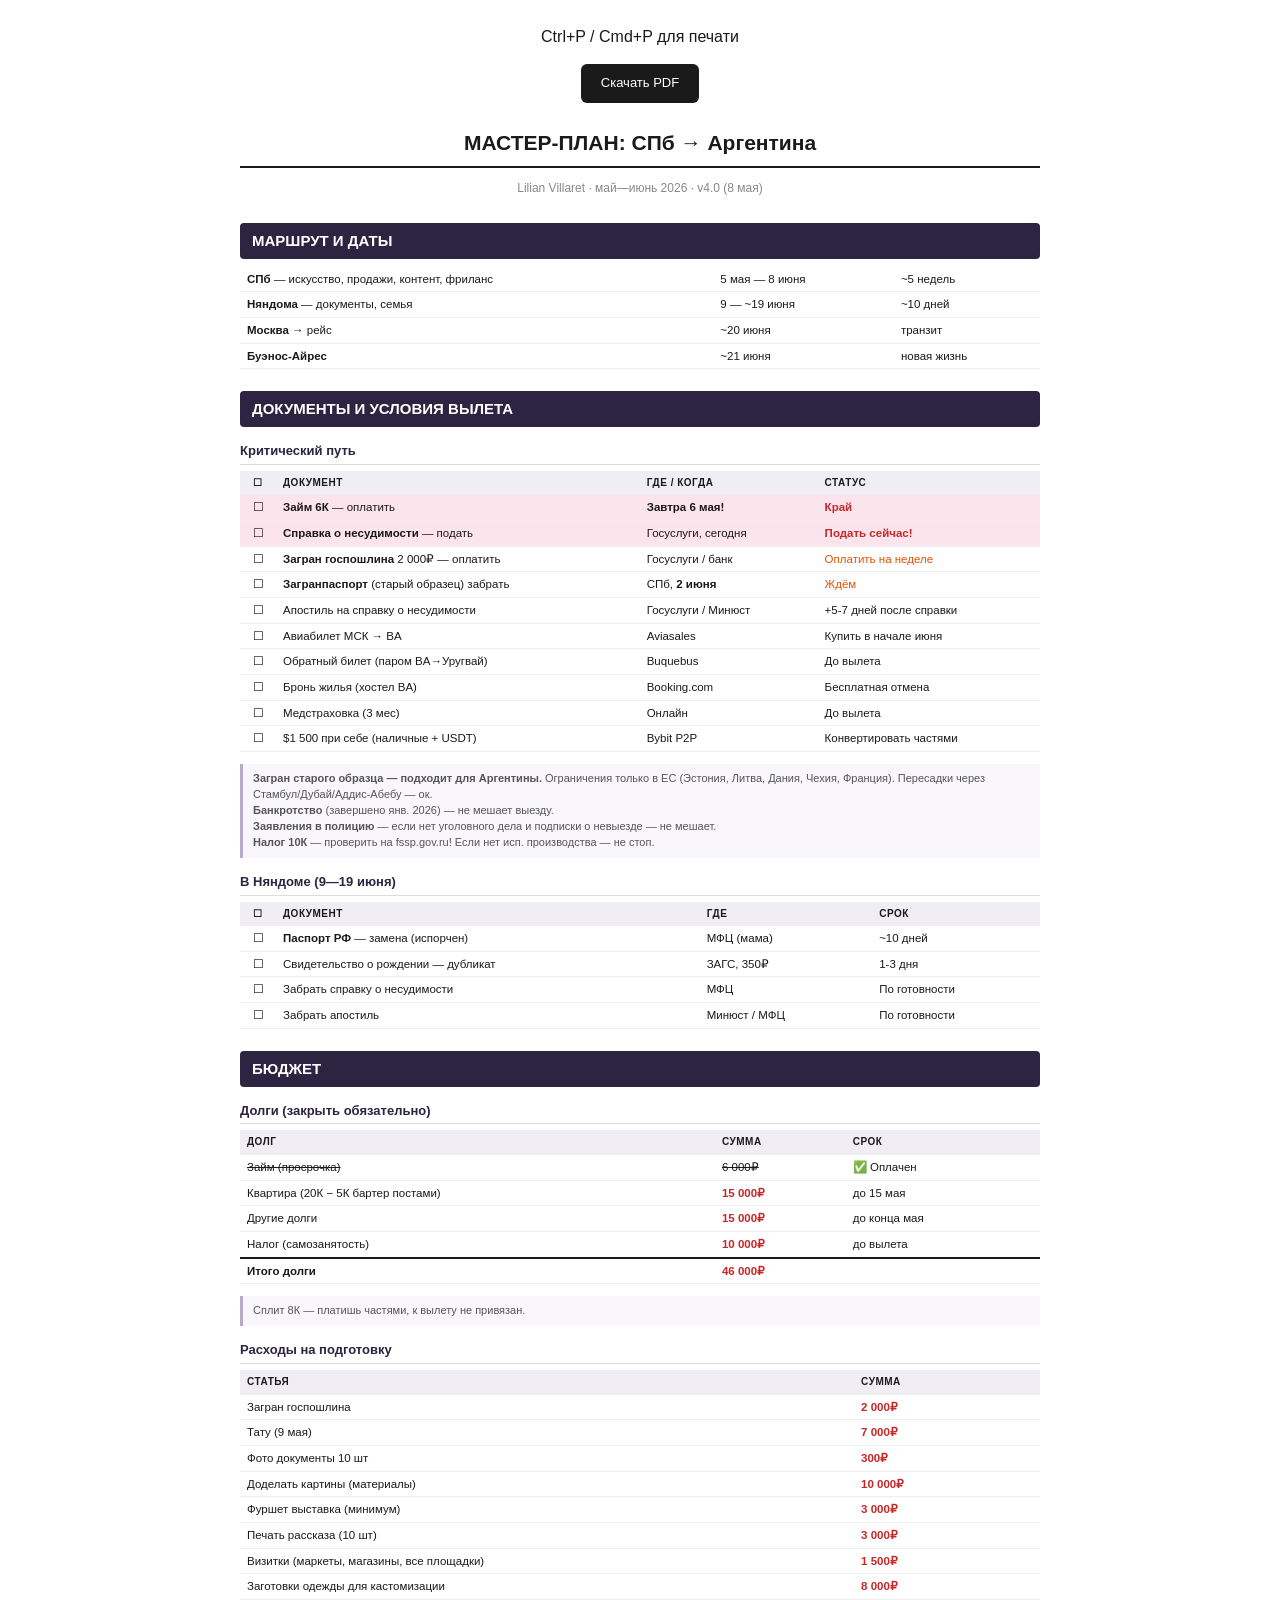
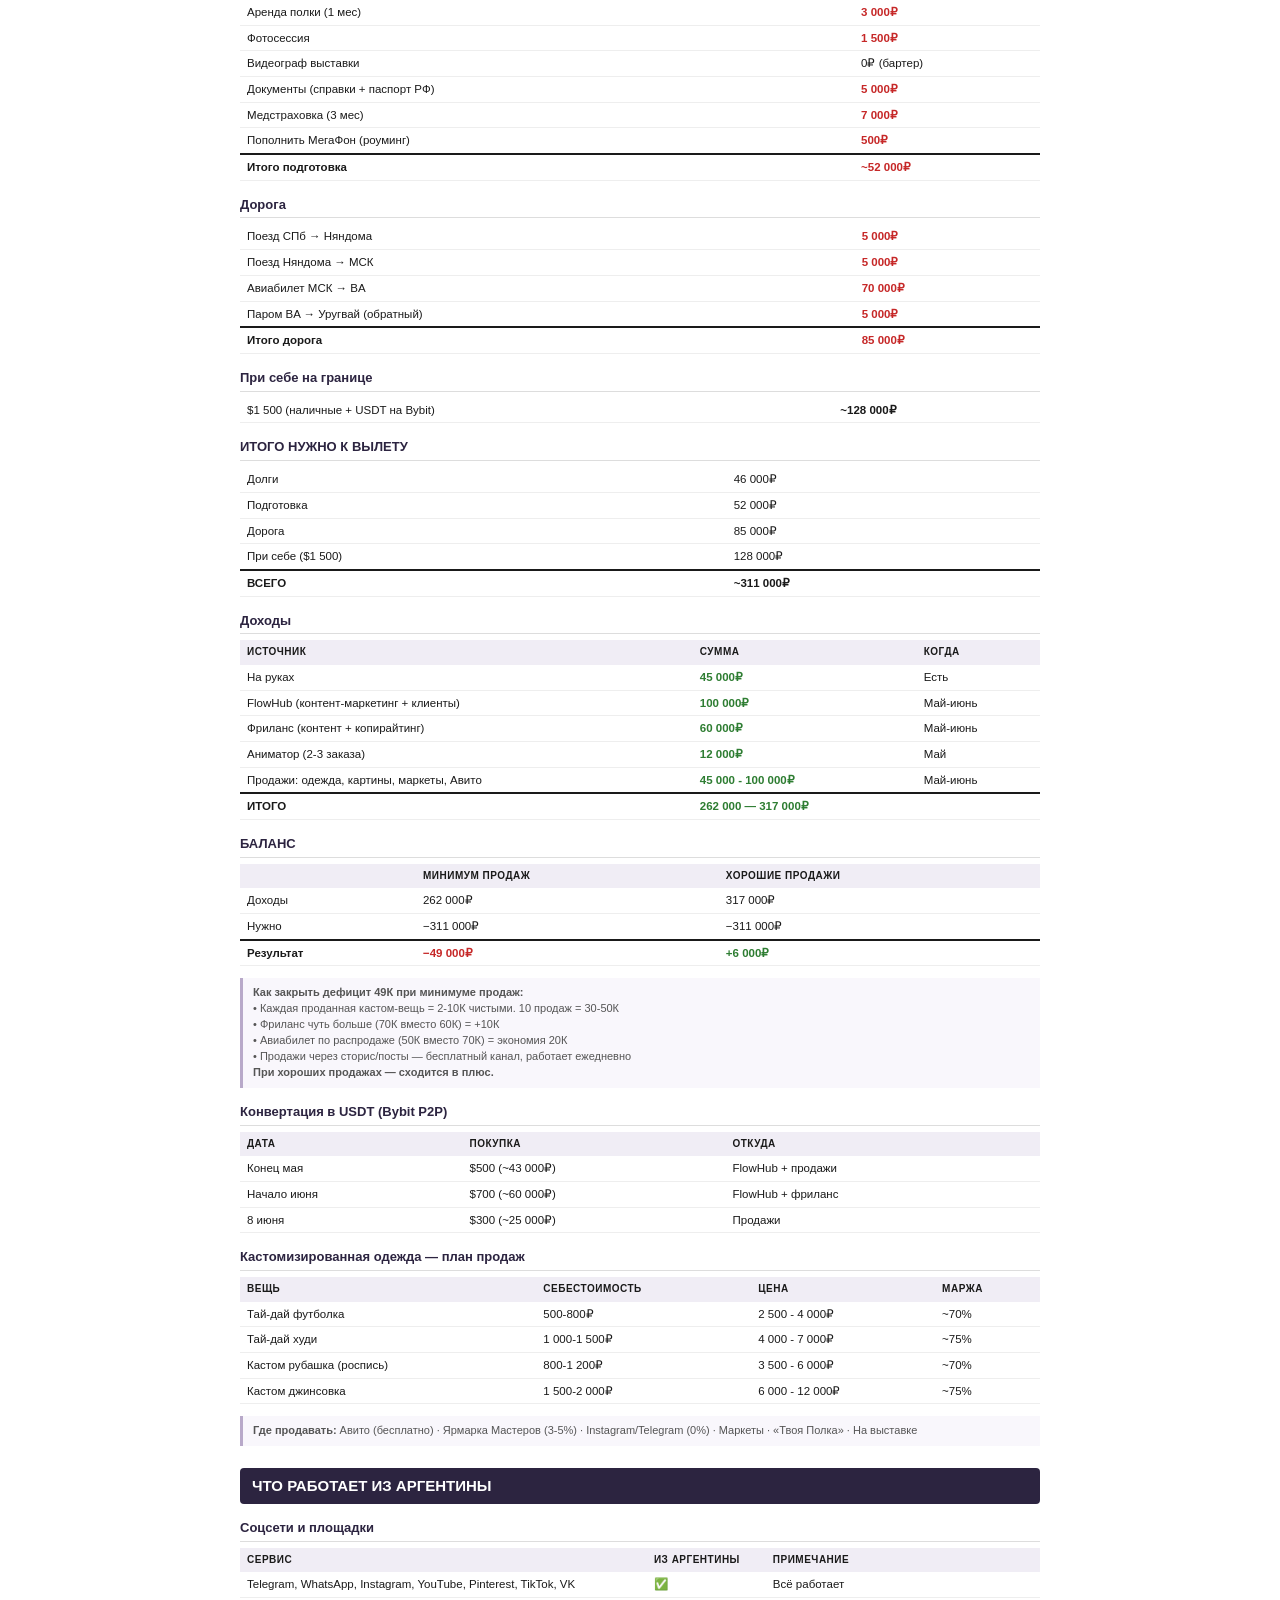
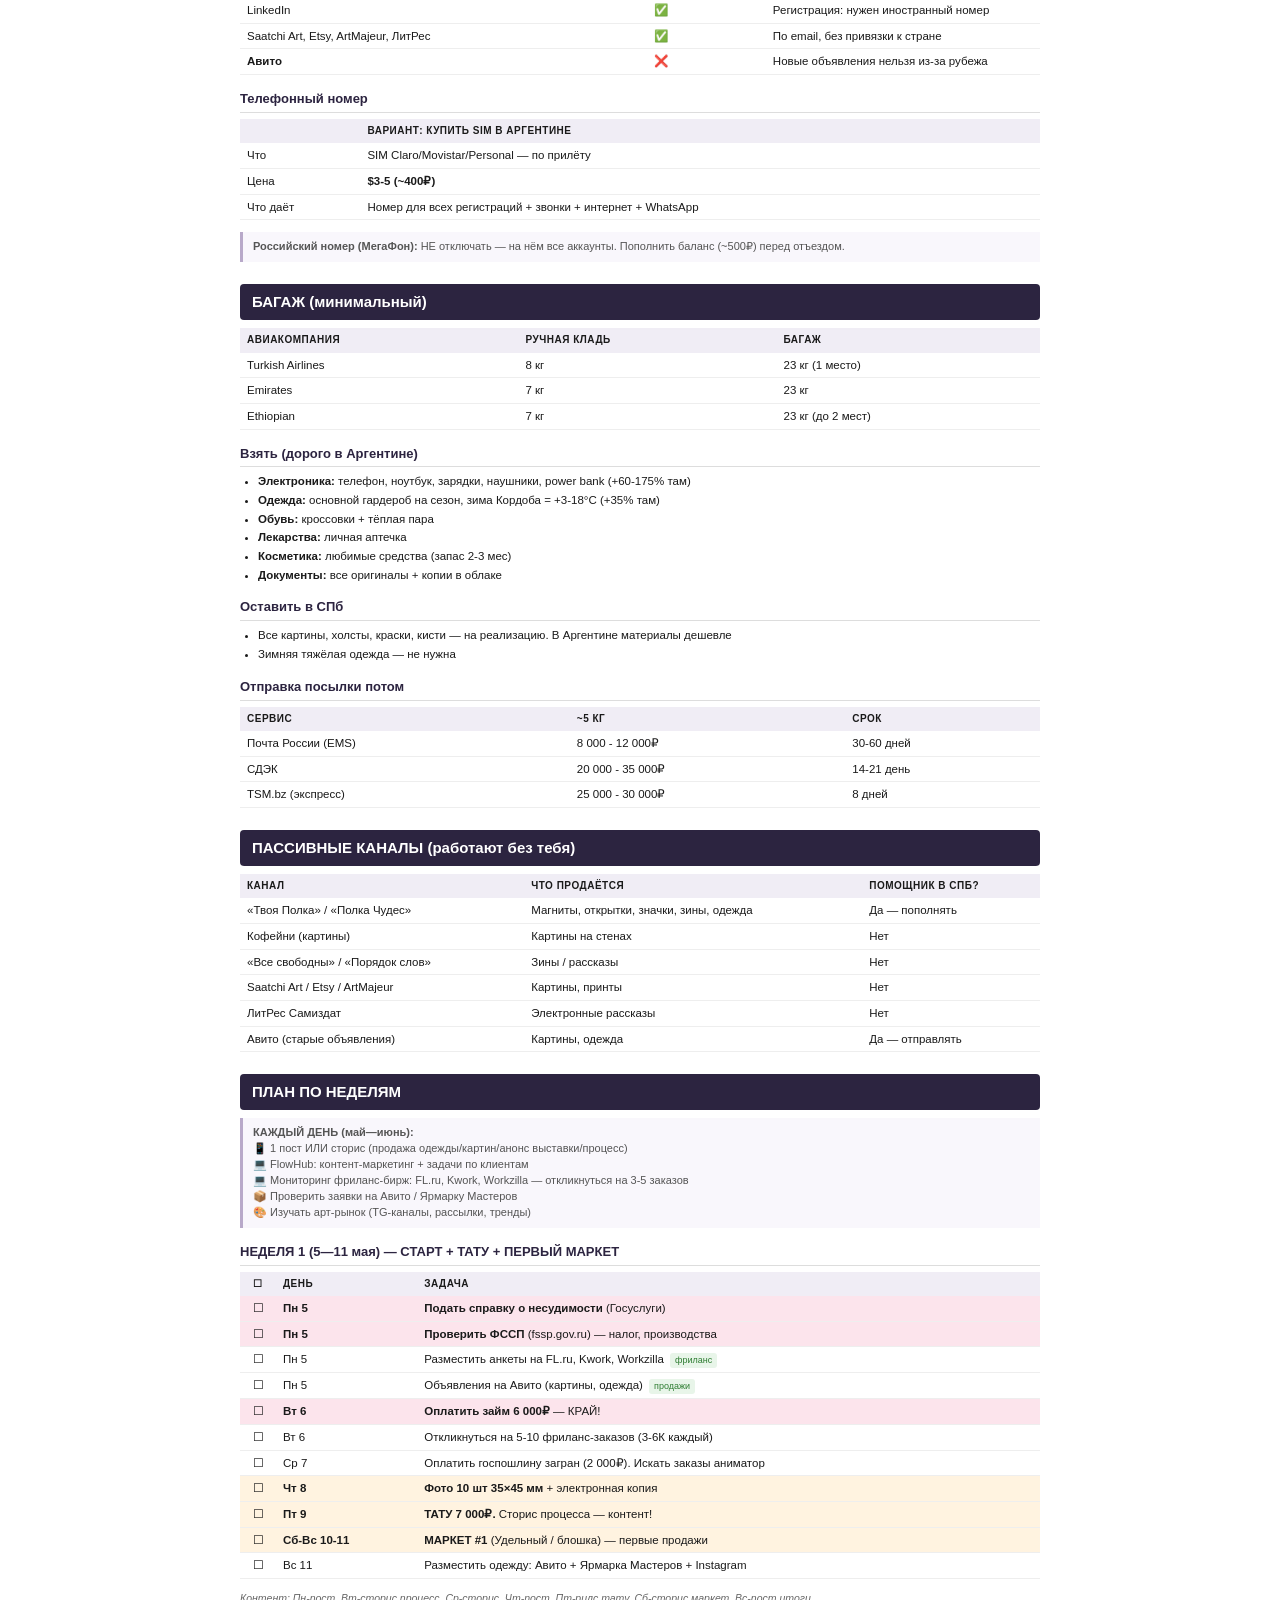
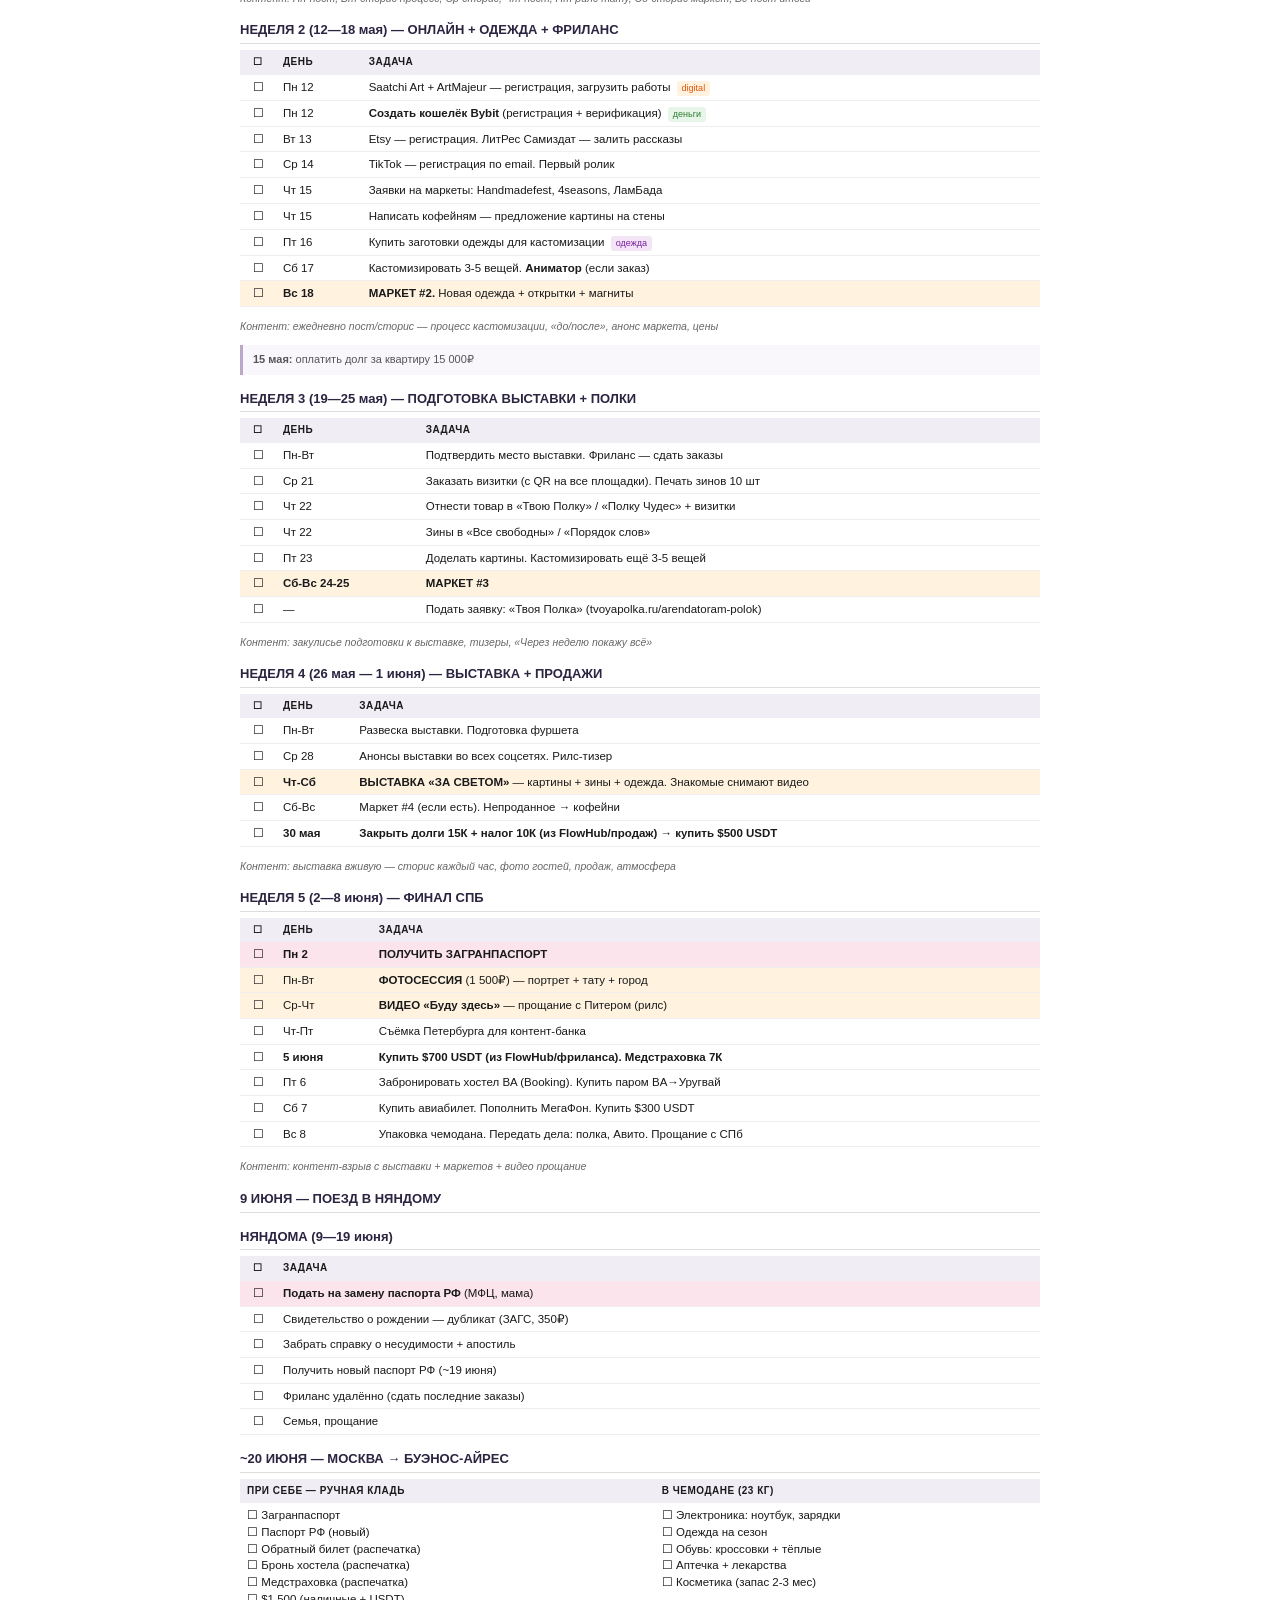
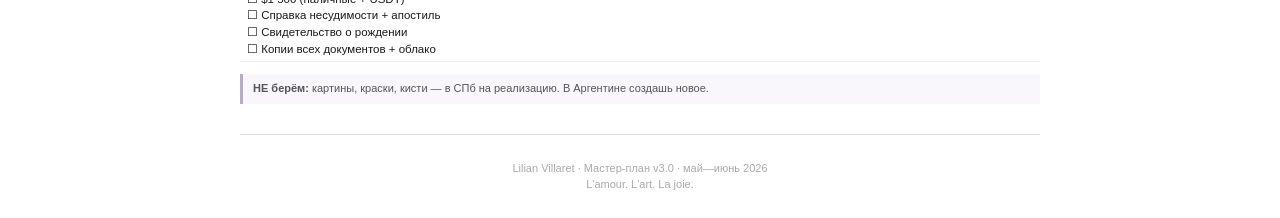
<file: MASTER_PLAN.html>
<!DOCTYPE html>
<html lang="ru">
<head>
<meta charset="UTF-8">
<title>Lilian Villaret — Мастер-план: СПб → Аргентина</title>
<style>
  @media print {
    body { font-size: 10.5px; }
    .no-print { display: none; }
    .page-break { page-break-before: always; }
  }
  body {
    font-family: 'Segoe UI', 'Helvetica Neue', Arial, sans-serif;
    max-width: 800px; margin: 25px auto; padding: 0 20px;
    color: #1a1a1a; line-height: 1.45; background: #fff;
  }
  .no-print { text-align: center; margin-bottom: 25px; }
  .download-btn { display: inline-block; background: #1a1a1a; color: #fff; padding: 10px 20px; text-decoration: none; border-radius: 6px; font-size: 13px; }
  h1 { font-size: 21px; text-align: center; border-bottom: 2px solid #1a1a1a; padding-bottom: 8px; margin-bottom: 4px; }
  .subtitle { text-align: center; color: #888; font-size: 12px; margin-bottom: 25px; }
  h2 { font-size: 15px; background: #2c2440; color: #fff; padding: 7px 12px; margin: 22px 0 8px; border-radius: 4px; }
  h3 { font-size: 13px; color: #2c2440; margin: 15px 0 6px; border-bottom: 1px solid #ddd; padding-bottom: 3px; }
  table { width: 100%; border-collapse: collapse; margin: 6px 0 12px; font-size: 11.5px; }
  th { background: #f0edf5; text-align: left; padding: 5px 7px; font-size: 10px; text-transform: uppercase; letter-spacing: 0.5px; }
  td { padding: 4px 7px; border-bottom: 1px solid #eee; vertical-align: top; }
  .check { width: 22px; text-align: center; }
  .highlight { background: #fff3e0; }
  .critical { background: #fce4ec; }
  .money-in { color: #2e7d32; font-weight: bold; }
  .money-out { color: #c62828; font-weight: bold; }
  .total-row td { border-top: 2px solid #1a1a1a; font-weight: bold; }
  .status-ok { color: #2e7d32; }
  .status-warn { color: #e65100; }
  .status-block { color: #c62828; font-weight: bold; }
  .note { font-size: 11px; color: #555; padding: 7px 10px; background: #f9f7fc; border-left: 3px solid #b8a9c9; margin: 8px 0; }
  ul { margin: 4px 0; padding-left: 18px; font-size: 11.5px; }
  li { margin: 2px 0; }
  .tag { display: inline-block; font-size: 9px; padding: 1px 5px; border-radius: 3px; margin-left: 3px; }
  .tag-doc { background: #e3f2fd; color: #1565c0; }
  .tag-art { background: #f3e5f5; color: #7b1fa2; }
  .tag-money { background: #e8f5e9; color: #2e7d32; }
  .tag-digital { background: #fff3e0; color: #e65100; }
  .tag-content { background: #fce4ec; color: #c62828; }
  .daily { font-size: 10.5px; color: #666; font-style: italic; }
</style>
</head>
<body>

<div class="no-print">
  <p>Ctrl+P / Cmd+P для печати</p>
  <a href="/LilianVillaret_MasterPlan.pdf" class="download-btn">Скачать PDF</a>
</div>

<h1>МАСТЕР-ПЛАН: СПб → Аргентина</h1>
<p class="subtitle">Lilian Villaret · май—июнь 2026 · v4.0 (8 мая)</p>

<!-- ==================== МАРШРУТ ==================== -->
<h2>МАРШРУТ И ДАТЫ</h2>
<table>
  <tr><td><strong>СПб</strong> — искусство, продажи, контент, фриланс</td><td>5 мая — 8 июня</td><td>~5 недель</td></tr>
  <tr><td><strong>Няндома</strong> — документы, семья</td><td>9 — ~19 июня</td><td>~10 дней</td></tr>
  <tr><td><strong>Москва</strong> → рейс</td><td>~20 июня</td><td>транзит</td></tr>
  <tr><td><strong>Буэнос-Айрес</strong></td><td>~21 июня</td><td>новая жизнь</td></tr>
</table>

<!-- ==================== ДОКУМЕНТЫ ==================== -->
<h2>ДОКУМЕНТЫ И УСЛОВИЯ ВЫЛЕТА</h2>

<h3>Критический путь</h3>
<table>
  <tr><th class="check">☐</th><th>Документ</th><th>Где / когда</th><th>Статус</th></tr>
  <tr class="critical"><td class="check">☐</td><td><strong>Займ 6К</strong> — оплатить</td><td><strong>Завтра 6 мая!</strong></td><td class="status-block">Край</td></tr>
  <tr class="critical"><td class="check">☐</td><td><strong>Справка о несудимости</strong> — подать</td><td>Госуслуги, сегодня</td><td class="status-block">Подать сейчас!</td></tr>
  <tr><td class="check">☐</td><td><strong>Загран госпошлина</strong> 2 000₽ — оплатить</td><td>Госуслуги / банк</td><td class="status-warn">Оплатить на неделе</td></tr>
  <tr><td class="check">☐</td><td><strong>Загранпаспорт</strong> (старый образец) забрать</td><td>СПб, <strong>2 июня</strong></td><td class="status-warn">Ждём</td></tr>
  <tr><td class="check">☐</td><td>Апостиль на справку о несудимости</td><td>Госуслуги / Минюст</td><td>+5-7 дней после справки</td></tr>
  <tr><td class="check">☐</td><td>Авиабилет МСК → BA</td><td>Aviasales</td><td>Купить в начале июня</td></tr>
  <tr><td class="check">☐</td><td>Обратный билет (паром BA→Уругвай)</td><td>Buquebus</td><td>До вылета</td></tr>
  <tr><td class="check">☐</td><td>Бронь жилья (хостел BA)</td><td>Booking.com</td><td>Бесплатная отмена</td></tr>
  <tr><td class="check">☐</td><td>Медстраховка (3 мес)</td><td>Онлайн</td><td>До вылета</td></tr>
  <tr><td class="check">☐</td><td>$1 500 при себе (наличные + USDT)</td><td>Bybit P2P</td><td>Конвертировать частями</td></tr>
</table>

<div class="note">
  <strong>Загран старого образца — подходит для Аргентины.</strong> Ограничения только в ЕС (Эстония, Литва, Дания, Чехия, Франция). Пересадки через Стамбул/Дубай/Аддис-Абебу — ок.<br>
  <strong>Банкротство</strong> (завершено янв. 2026) — не мешает выезду.<br>
  <strong>Заявления в полицию</strong> — если нет уголовного дела и подписки о невыезде — не мешает.<br>
  <strong>Налог 10К</strong> — проверить на fssp.gov.ru! Если нет исп. производства — не стоп.
</div>

<h3>В Няндоме (9—19 июня)</h3>
<table>
  <tr><th class="check">☐</th><th>Документ</th><th>Где</th><th>Срок</th></tr>
  <tr><td class="check">☐</td><td><strong>Паспорт РФ</strong> — замена (испорчен)</td><td>МФЦ (мама)</td><td>~10 дней</td></tr>
  <tr><td class="check">☐</td><td>Свидетельство о рождении — дубликат</td><td>ЗАГС, 350₽</td><td>1-3 дня</td></tr>
  <tr><td class="check">☐</td><td>Забрать справку о несудимости</td><td>МФЦ</td><td>По готовности</td></tr>
  <tr><td class="check">☐</td><td>Забрать апостиль</td><td>Минюст / МФЦ</td><td>По готовности</td></tr>
</table>

<div class="page-break"></div>

<!-- ==================== БЮДЖЕТ ==================== -->
<h2>БЮДЖЕТ</h2>

<h3>Долги (закрыть обязательно)</h3>
<table>
  <tr><th>Долг</th><th>Сумма</th><th>Срок</th></tr>
  <tr><td><s>Займ (просрочка)</s></td><td><s>6 000₽</s></td><td>✅ Оплачен</td></tr>
  <tr><td>Квартира (20К − 5К бартер постами)</td><td class="money-out">15 000₽</td><td>до 15 мая</td></tr>
  <tr><td>Другие долги</td><td class="money-out">15 000₽</td><td>до конца мая</td></tr>
  <tr><td>Налог (самозанятость)</td><td class="money-out">10 000₽</td><td>до вылета</td></tr>
  <tr class="total-row"><td><strong>Итого долги</strong></td><td class="money-out"><strong>46 000₽</strong></td><td></td></tr>
</table>
<div class="note">Сплит 8К — платишь частями, к вылету не привязан.</div>

<h3>Расходы на подготовку</h3>
<table>
  <tr><th>Статья</th><th>Сумма</th></tr>
  <tr><td>Загран госпошлина</td><td class="money-out">2 000₽</td></tr>
  <tr><td>Тату (9 мая)</td><td class="money-out">7 000₽</td></tr>
  <tr><td>Фото документы 10 шт</td><td class="money-out">300₽</td></tr>
  <tr><td>Доделать картины (материалы)</td><td class="money-out">10 000₽</td></tr>
  <tr><td>Фуршет выставка (минимум)</td><td class="money-out">3 000₽</td></tr>
  <tr><td>Печать рассказа (10 шт)</td><td class="money-out">3 000₽</td></tr>
  <tr><td>Визитки (маркеты, магазины, все площадки)</td><td class="money-out">1 500₽</td></tr>
  <tr><td>Заготовки одежды для кастомизации</td><td class="money-out">8 000₽</td></tr>
  <tr><td>Аренда полки (1 мес)</td><td class="money-out">3 000₽</td></tr>
  <tr><td>Фотосессия</td><td class="money-out">1 500₽</td></tr>
  <tr><td>Видеограф выставки</td><td>0₽ (бартер)</td></tr>
  <tr><td>Документы (справки + паспорт РФ)</td><td class="money-out">5 000₽</td></tr>
  <tr><td>Медстраховка (3 мес)</td><td class="money-out">7 000₽</td></tr>
  <tr><td>Пополнить МегаФон (роуминг)</td><td class="money-out">500₽</td></tr>
  <tr class="total-row"><td><strong>Итого подготовка</strong></td><td class="money-out"><strong>~52 000₽</strong></td></tr>
</table>

<h3>Дорога</h3>
<table>
  <tr><td>Поезд СПб → Няндома</td><td class="money-out">5 000₽</td></tr>
  <tr><td>Поезд Няндома → МСК</td><td class="money-out">5 000₽</td></tr>
  <tr><td>Авиабилет МСК → BA</td><td class="money-out">70 000₽</td></tr>
  <tr><td>Паром BA → Уругвай (обратный)</td><td class="money-out">5 000₽</td></tr>
  <tr class="total-row"><td><strong>Итого дорога</strong></td><td class="money-out"><strong>85 000₽</strong></td></tr>
</table>

<h3>При себе на границе</h3>
<table>
  <tr><td>$1 500 (наличные + USDT на Bybit)</td><td><strong>~128 000₽</strong></td></tr>
</table>

<h3>ИТОГО НУЖНО К ВЫЛЕТУ</h3>
<table>
  <tr><td>Долги</td><td>46 000₽</td></tr>
  <tr><td>Подготовка</td><td>52 000₽</td></tr>
  <tr><td>Дорога</td><td>85 000₽</td></tr>
  <tr><td>При себе ($1 500)</td><td>128 000₽</td></tr>
  <tr class="total-row"><td><strong>ВСЕГО</strong></td><td><strong>~311 000₽</strong></td></tr>
</table>

<h3>Доходы</h3>
<table>
  <tr><th>Источник</th><th>Сумма</th><th>Когда</th></tr>
  <tr><td>На руках</td><td class="money-in">45 000₽</td><td>Есть</td></tr>
  <tr><td>FlowHub (контент-маркетинг + клиенты)</td><td class="money-in">100 000₽</td><td>Май-июнь</td></tr>
  <tr><td>Фриланс (контент + копирайтинг)</td><td class="money-in">60 000₽</td><td>Май-июнь</td></tr>
  <tr><td>Аниматор (2-3 заказа)</td><td class="money-in">12 000₽</td><td>Май</td></tr>
  <tr><td>Продажи: одежда, картины, маркеты, Авито</td><td class="money-in">45 000 - 100 000₽</td><td>Май-июнь</td></tr>
  <tr class="total-row"><td><strong>ИТОГО</strong></td><td class="money-in"><strong>262 000 — 317 000₽</strong></td><td></td></tr>
</table>

<h3>БАЛАНС</h3>
<table>
  <tr><th></th><th>Минимум продаж</th><th>Хорошие продажи</th></tr>
  <tr><td>Доходы</td><td>262 000₽</td><td>317 000₽</td></tr>
  <tr><td>Нужно</td><td>−311 000₽</td><td>−311 000₽</td></tr>
  <tr class="total-row"><td><strong>Результат</strong></td><td class="money-out"><strong>−49 000₽</strong></td><td class="money-in"><strong>+6 000₽</strong></td></tr>
</table>

<div class="note">
  <strong>Как закрыть дефицит 49К при минимуме продаж:</strong><br>
  • Каждая проданная кастом-вещь = 2-10К чистыми. 10 продаж = 30-50К<br>
  • Фриланс чуть больше (70К вместо 60К) = +10К<br>
  • Авиабилет по распродаже (50К вместо 70К) = экономия 20К<br>
  • Продажи через сторис/посты — бесплатный канал, работает ежедневно<br>
  <strong>При хороших продажах — сходится в плюс.</strong>
</div>

<h3>Конвертация в USDT (Bybit P2P)</h3>
<table>
  <tr><th>Дата</th><th>Покупка</th><th>Откуда</th></tr>
  <tr><td>Конец мая</td><td>$500 (~43 000₽)</td><td>FlowHub + продажи</td></tr>
  <tr><td>Начало июня</td><td>$700 (~60 000₽)</td><td>FlowHub + фриланс</td></tr>
  <tr><td>8 июня</td><td>$300 (~25 000₽)</td><td>Продажи</td></tr>
</table>

<h3>Кастомизированная одежда — план продаж</h3>
<table>
  <tr><th>Вещь</th><th>Себестоимость</th><th>Цена</th><th>Маржа</th></tr>
  <tr><td>Тай-дай футболка</td><td>500-800₽</td><td>2 500 - 4 000₽</td><td>~70%</td></tr>
  <tr><td>Тай-дай худи</td><td>1 000-1 500₽</td><td>4 000 - 7 000₽</td><td>~75%</td></tr>
  <tr><td>Кастом рубашка (роспись)</td><td>800-1 200₽</td><td>3 500 - 6 000₽</td><td>~70%</td></tr>
  <tr><td>Кастом джинсовка</td><td>1 500-2 000₽</td><td>6 000 - 12 000₽</td><td>~75%</td></tr>
</table>
<div class="note">
  <strong>Где продавать:</strong> Авито (бесплатно) · Ярмарка Мастеров (3-5%) · Instagram/Telegram (0%) · Маркеты · «Твоя Полка» · На выставке
</div>

<div class="page-break"></div>

<!-- ==================== СОЦСЕТИ И НОМЕР ==================== -->
<h2>ЧТО РАБОТАЕТ ИЗ АРГЕНТИНЫ</h2>

<h3>Соцсети и площадки</h3>
<table>
  <tr><th>Сервис</th><th>Из Аргентины</th><th>Примечание</th></tr>
  <tr><td>Telegram, WhatsApp, Instagram, YouTube, Pinterest, TikTok, VK</td><td class="status-ok">✅</td><td>Всё работает</td></tr>
  <tr><td>LinkedIn</td><td class="status-ok">✅</td><td>Регистрация: нужен иностранный номер</td></tr>
  <tr><td>Saatchi Art, Etsy, ArtMajeur, ЛитРес</td><td class="status-ok">✅</td><td>По email, без привязки к стране</td></tr>
  <tr><td><strong>Авито</strong></td><td class="status-block">❌</td><td>Новые объявления нельзя из-за рубежа</td></tr>
</table>

<h3>Телефонный номер</h3>
<table>
  <tr><th></th><th>Вариант: купить SIM в Аргентине</th></tr>
  <tr><td>Что</td><td>SIM Claro/Movistar/Personal — по прилёту</td></tr>
  <tr><td>Цена</td><td><strong>$3-5 (~400₽)</strong></td></tr>
  <tr><td>Что даёт</td><td>Номер для всех регистраций + звонки + интернет + WhatsApp</td></tr>
</table>
<div class="note">
  <strong>Российский номер (МегаФон):</strong> НЕ отключать — на нём все аккаунты. Пополнить баланс (~500₽) перед отъездом.
</div>

<!-- ==================== БАГАЖ ==================== -->
<h2>БАГАЖ (минимальный)</h2>
<table>
  <tr><th>Авиакомпания</th><th>Ручная кладь</th><th>Багаж</th></tr>
  <tr><td>Turkish Airlines</td><td>8 кг</td><td>23 кг (1 место)</td></tr>
  <tr><td>Emirates</td><td>7 кг</td><td>23 кг</td></tr>
  <tr><td>Ethiopian</td><td>7 кг</td><td>23 кг (до 2 мест)</td></tr>
</table>

<h3>Взять (дорого в Аргентине)</h3>
<ul>
  <li><strong>Электроника:</strong> телефон, ноутбук, зарядки, наушники, power bank (+60-175% там)</li>
  <li><strong>Одежда:</strong> основной гардероб на сезон, зима Кордоба = +3-18°C (+35% там)</li>
  <li><strong>Обувь:</strong> кроссовки + тёплая пара</li>
  <li><strong>Лекарства:</strong> личная аптечка</li>
  <li><strong>Косметика:</strong> любимые средства (запас 2-3 мес)</li>
  <li><strong>Документы:</strong> все оригиналы + копии в облаке</li>
</ul>

<h3>Оставить в СПб</h3>
<ul>
  <li>Все картины, холсты, краски, кисти — на реализацию. В Аргентине материалы дешевле</li>
  <li>Зимняя тяжёлая одежда — не нужна</li>
</ul>

<h3>Отправка посылки потом</h3>
<table>
  <tr><th>Сервис</th><th>~5 кг</th><th>Срок</th></tr>
  <tr><td>Почта России (EMS)</td><td>8 000 - 12 000₽</td><td>30-60 дней</td></tr>
  <tr><td>СДЭК</td><td>20 000 - 35 000₽</td><td>14-21 день</td></tr>
  <tr><td>TSM.bz (экспресс)</td><td>25 000 - 30 000₽</td><td>8 дней</td></tr>
</table>

<!-- ==================== ПАССИВНЫЕ КАНАЛЫ ==================== -->
<h2>ПАССИВНЫЕ КАНАЛЫ (работают без тебя)</h2>
<table>
  <tr><th>Канал</th><th>Что продаётся</th><th>Помощник в СПб?</th></tr>
  <tr><td>«Твоя Полка» / «Полка Чудес»</td><td>Магниты, открытки, значки, зины, одежда</td><td>Да — пополнять</td></tr>
  <tr><td>Кофейни (картины)</td><td>Картины на стенах</td><td>Нет</td></tr>
  <tr><td>«Все свободны» / «Порядок слов»</td><td>Зины / рассказы</td><td>Нет</td></tr>
  <tr><td>Saatchi Art / Etsy / ArtMajeur</td><td>Картины, принты</td><td>Нет</td></tr>
  <tr><td>ЛитРес Самиздат</td><td>Электронные рассказы</td><td>Нет</td></tr>
  <tr><td>Авито (старые объявления)</td><td>Картины, одежда</td><td>Да — отправлять</td></tr>
</table>

<div class="page-break"></div>

<!-- ==================== ПОНЕДЕЛЬНЫЙ ПЛАН ==================== -->
<h2>ПЛАН ПО НЕДЕЛЯМ</h2>

<div class="note">
  <strong>КАЖДЫЙ ДЕНЬ (май—июнь):</strong><br>
  📱 1 пост ИЛИ сторис (продажа одежды/картин/анонс выставки/процесс)<br>
  💻 FlowHub: контент-маркетинг + задачи по клиентам<br>
  💻 Мониторинг фриланс-бирж: FL.ru, Kwork, Workzilla — откликнуться на 3-5 заказов<br>
  📦 Проверить заявки на Авито / Ярмарку Мастеров<br>
  🎨 Изучать арт-рынок (TG-каналы, рассылки, тренды)
</div>

<h3>НЕДЕЛЯ 1 (5—11 мая) — СТАРТ + ТАТУ + ПЕРВЫЙ МАРКЕТ</h3>
<table>
  <tr><th class="check">☐</th><th>День</th><th>Задача</th></tr>
  <tr class="critical"><td class="check">☐</td><td><strong>Пн 5</strong></td><td><strong>Подать справку о несудимости</strong> (Госуслуги)</td></tr>
  <tr class="critical"><td class="check">☐</td><td><strong>Пн 5</strong></td><td><strong>Проверить ФССП</strong> (fssp.gov.ru) — налог, производства</td></tr>
  <tr><td class="check">☐</td><td>Пн 5</td><td>Разместить анкеты на FL.ru, Kwork, Workzilla <span class="tag tag-money">фриланс</span></td></tr>
  <tr><td class="check">☐</td><td>Пн 5</td><td>Объявления на Авито (картины, одежда) <span class="tag tag-money">продажи</span></td></tr>
  <tr class="critical"><td class="check">☐</td><td><strong>Вт 6</strong></td><td><strong>Оплатить займ 6 000₽</strong> — КРАЙ!</td></tr>
  <tr><td class="check">☐</td><td>Вт 6</td><td>Откликнуться на 5-10 фриланс-заказов (3-6К каждый)</td></tr>
  <tr><td class="check">☐</td><td>Ср 7</td><td>Оплатить госпошлину загран (2 000₽). Искать заказы аниматор</td></tr>
  <tr class="highlight"><td class="check">☐</td><td><strong>Чт 8</strong></td><td><strong>Фото 10 шт 35×45 мм</strong> + электронная копия</td></tr>
  <tr class="highlight"><td class="check">☐</td><td><strong>Пт 9</strong></td><td><strong>ТАТУ 7 000₽.</strong> Сторис процесса — контент!</td></tr>
  <tr class="highlight"><td class="check">☐</td><td><strong>Сб-Вс 10-11</strong></td><td><strong>МАРКЕТ #1</strong> (Удельный / блошка) — первые продажи</td></tr>
  <tr><td class="check">☐</td><td>Вс 11</td><td>Разместить одежду: Авито + Ярмарка Мастеров + Instagram</td></tr>
</table>
<p class="daily">Контент: Пн-пост, Вт-сторис процесс, Ср-сторис, Чт-пост, Пт-рилс тату, Сб-сторис маркет, Вс-пост итоги</p>

<h3>НЕДЕЛЯ 2 (12—18 мая) — ОНЛАЙН + ОДЕЖДА + ФРИЛАНС</h3>
<table>
  <tr><th class="check">☐</th><th>День</th><th>Задача</th></tr>
  <tr><td class="check">☐</td><td>Пн 12</td><td>Saatchi Art + ArtMajeur — регистрация, загрузить работы <span class="tag tag-digital">digital</span></td></tr>
  <tr><td class="check">☐</td><td>Пн 12</td><td><strong>Создать кошелёк Bybit</strong> (регистрация + верификация) <span class="tag tag-money">деньги</span></td></tr>
  <tr><td class="check">☐</td><td>Вт 13</td><td>Etsy — регистрация. ЛитРес Самиздат — залить рассказы</td></tr>
  <tr><td class="check">☐</td><td>Ср 14</td><td>TikTok — регистрация по email. Первый ролик</td></tr>
  <tr><td class="check">☐</td><td>Чт 15</td><td>Заявки на маркеты: Handmadefest, 4seasons, ЛамБада</td></tr>
  <tr><td class="check">☐</td><td>Чт 15</td><td>Написать кофейням — предложение картины на стены</td></tr>
  <tr><td class="check">☐</td><td>Пт 16</td><td>Купить заготовки одежды для кастомизации <span class="tag tag-art">одежда</span></td></tr>
  <tr><td class="check">☐</td><td>Сб 17</td><td>Кастомизировать 3-5 вещей. <strong>Аниматор</strong> (если заказ)</td></tr>
  <tr class="highlight"><td class="check">☐</td><td><strong>Вс 18</strong></td><td><strong>МАРКЕТ #2.</strong> Новая одежда + открытки + магниты</td></tr>
</table>
<p class="daily">Контент: ежедневно пост/сторис — процесс кастомизации, «до/после», анонс маркета, цены</p>
<div class="note"><strong>15 мая:</strong> оплатить долг за квартиру 15 000₽</div>

<h3>НЕДЕЛЯ 3 (19—25 мая) — ПОДГОТОВКА ВЫСТАВКИ + ПОЛКИ</h3>
<table>
  <tr><th class="check">☐</th><th>День</th><th>Задача</th></tr>
  <tr><td class="check">☐</td><td>Пн-Вт</td><td>Подтвердить место выставки. Фриланс — сдать заказы</td></tr>
  <tr><td class="check">☐</td><td>Ср 21</td><td>Заказать визитки (с QR на все площадки). Печать зинов 10 шт</td></tr>
  <tr><td class="check">☐</td><td>Чт 22</td><td>Отнести товар в «Твою Полку» / «Полку Чудес» + визитки</td></tr>
  <tr><td class="check">☐</td><td>Чт 22</td><td>Зины в «Все свободны» / «Порядок слов»</td></tr>
  <tr><td class="check">☐</td><td>Пт 23</td><td>Доделать картины. Кастомизировать ещё 3-5 вещей</td></tr>
  <tr class="highlight"><td class="check">☐</td><td><strong>Сб-Вс 24-25</strong></td><td><strong>МАРКЕТ #3</strong></td></tr>
  <tr><td class="check">☐</td><td>—</td><td>Подать заявку: «Твоя Полка» (tvoyapolka.ru/arendatoram-polok)</td></tr>
</table>
<p class="daily">Контент: закулисье подготовки к выставке, тизеры, «Через неделю покажу всё»</p>

<h3>НЕДЕЛЯ 4 (26 мая — 1 июня) — ВЫСТАВКА + ПРОДАЖИ</h3>
<table>
  <tr><th class="check">☐</th><th>День</th><th>Задача</th></tr>
  <tr><td class="check">☐</td><td>Пн-Вт</td><td>Развеска выставки. Подготовка фуршета</td></tr>
  <tr><td class="check">☐</td><td>Ср 28</td><td>Анонсы выставки во всех соцсетях. Рилс-тизер</td></tr>
  <tr class="highlight"><td class="check">☐</td><td><strong>Чт-Сб</strong></td><td><strong>ВЫСТАВКА «ЗА СВЕТОМ»</strong> — картины + зины + одежда. Знакомые снимают видео</td></tr>
  <tr><td class="check">☐</td><td>Сб-Вс</td><td>Маркет #4 (если есть). Непроданное → кофейни</td></tr>
  <tr><td class="check">☐</td><td><strong>30 мая</strong></td><td><strong>Закрыть долги 15К + налог 10К (из FlowHub/продаж) → купить $500 USDT</strong></td></tr>
</table>
<p class="daily">Контент: выставка вживую — сторис каждый час, фото гостей, продаж, атмосфера</p>

<h3>НЕДЕЛЯ 5 (2—8 июня) — ФИНАЛ СПБ</h3>
<table>
  <tr><th class="check">☐</th><th>День</th><th>Задача</th></tr>
  <tr class="critical"><td class="check">☐</td><td><strong>Пн 2</strong></td><td><strong>ПОЛУЧИТЬ ЗАГРАНПАСПОРТ</strong></td></tr>
  <tr class="highlight"><td class="check">☐</td><td>Пн-Вт</td><td><strong>ФОТОСЕССИЯ</strong> (1 500₽) — портрет + тату + город</td></tr>
  <tr class="highlight"><td class="check">☐</td><td>Ср-Чт</td><td><strong>ВИДЕО «Буду здесь»</strong> — прощание с Питером (рилс)</td></tr>
  <tr><td class="check">☐</td><td>Чт-Пт</td><td>Съёмка Петербурга для контент-банка</td></tr>
  <tr><td class="check">☐</td><td><strong>5 июня</strong></td><td><strong>Купить $700 USDT (из FlowHub/фриланса). Медстраховка 7К</strong></td></tr>
  <tr><td class="check">☐</td><td>Пт 6</td><td>Забронировать хостел BA (Booking). Купить паром BA→Уругвай</td></tr>
  <tr><td class="check">☐</td><td>Сб 7</td><td>Купить авиабилет. Пополнить МегаФон. Купить $300 USDT</td></tr>
  <tr><td class="check">☐</td><td>Вс 8</td><td>Упаковка чемодана. Передать дела: полка, Авито. Прощание с СПб</td></tr>
</table>
<p class="daily">Контент: контент-взрыв с выставки + маркетов + видео прощание</p>

<h3>9 ИЮНЯ — ПОЕЗД В НЯНДОМУ</h3>

<h3>НЯНДОМА (9—19 июня)</h3>
<table>
  <tr><th class="check">☐</th><th>Задача</th></tr>
  <tr class="critical"><td class="check">☐</td><td><strong>Подать на замену паспорта РФ</strong> (МФЦ, мама)</td></tr>
  <tr><td class="check">☐</td><td>Свидетельство о рождении — дубликат (ЗАГС, 350₽)</td></tr>
  <tr><td class="check">☐</td><td>Забрать справку о несудимости + апостиль</td></tr>
  <tr><td class="check">☐</td><td>Получить новый паспорт РФ (~19 июня)</td></tr>
  <tr><td class="check">☐</td><td>Фриланс удалённо (сдать последние заказы)</td></tr>
  <tr><td class="check">☐</td><td>Семья, прощание</td></tr>
</table>

<h3>~20 ИЮНЯ — МОСКВА → БУЭНОС-АЙРЕС</h3>
<table>
  <tr><th>При себе — ручная кладь</th><th>В чемодане (23 кг)</th></tr>
  <tr>
    <td>
      ☐ Загранпаспорт<br>
      ☐ Паспорт РФ (новый)<br>
      ☐ Обратный билет (распечатка)<br>
      ☐ Бронь хостела (распечатка)<br>
      ☐ Медстраховка (распечатка)<br>
      ☐ $1 500 (наличные + USDT)<br>
      ☐ Справка несудимости + апостиль<br>
      ☐ Свидетельство о рождении<br>
      ☐ Копии всех документов + облако
    </td>
    <td>
      ☐ Электроника: ноутбук, зарядки<br>
      ☐ Одежда на сезон<br>
      ☐ Обувь: кроссовки + тёплые<br>
      ☐ Аптечка + лекарства<br>
      ☐ Косметика (запас 2-3 мес)
    </td>
  </tr>
</table>
<div class="note">
  <strong>НЕ берём:</strong> картины, краски, кисти — в СПб на реализацию. В Аргентине создашь новое.
</div>

<!-- ==================== FOOTER ==================== -->
<div style="text-align:center; margin-top:30px; padding-top:15px; border-top:1px solid #ddd;">
  <p style="font-size:11px; color:#aaa;">Lilian Villaret · Мастер-план v3.0 · май—июнь 2026<br>L'amour. L'art. La joie.</p>
</div>

</body>
</html>
</file>
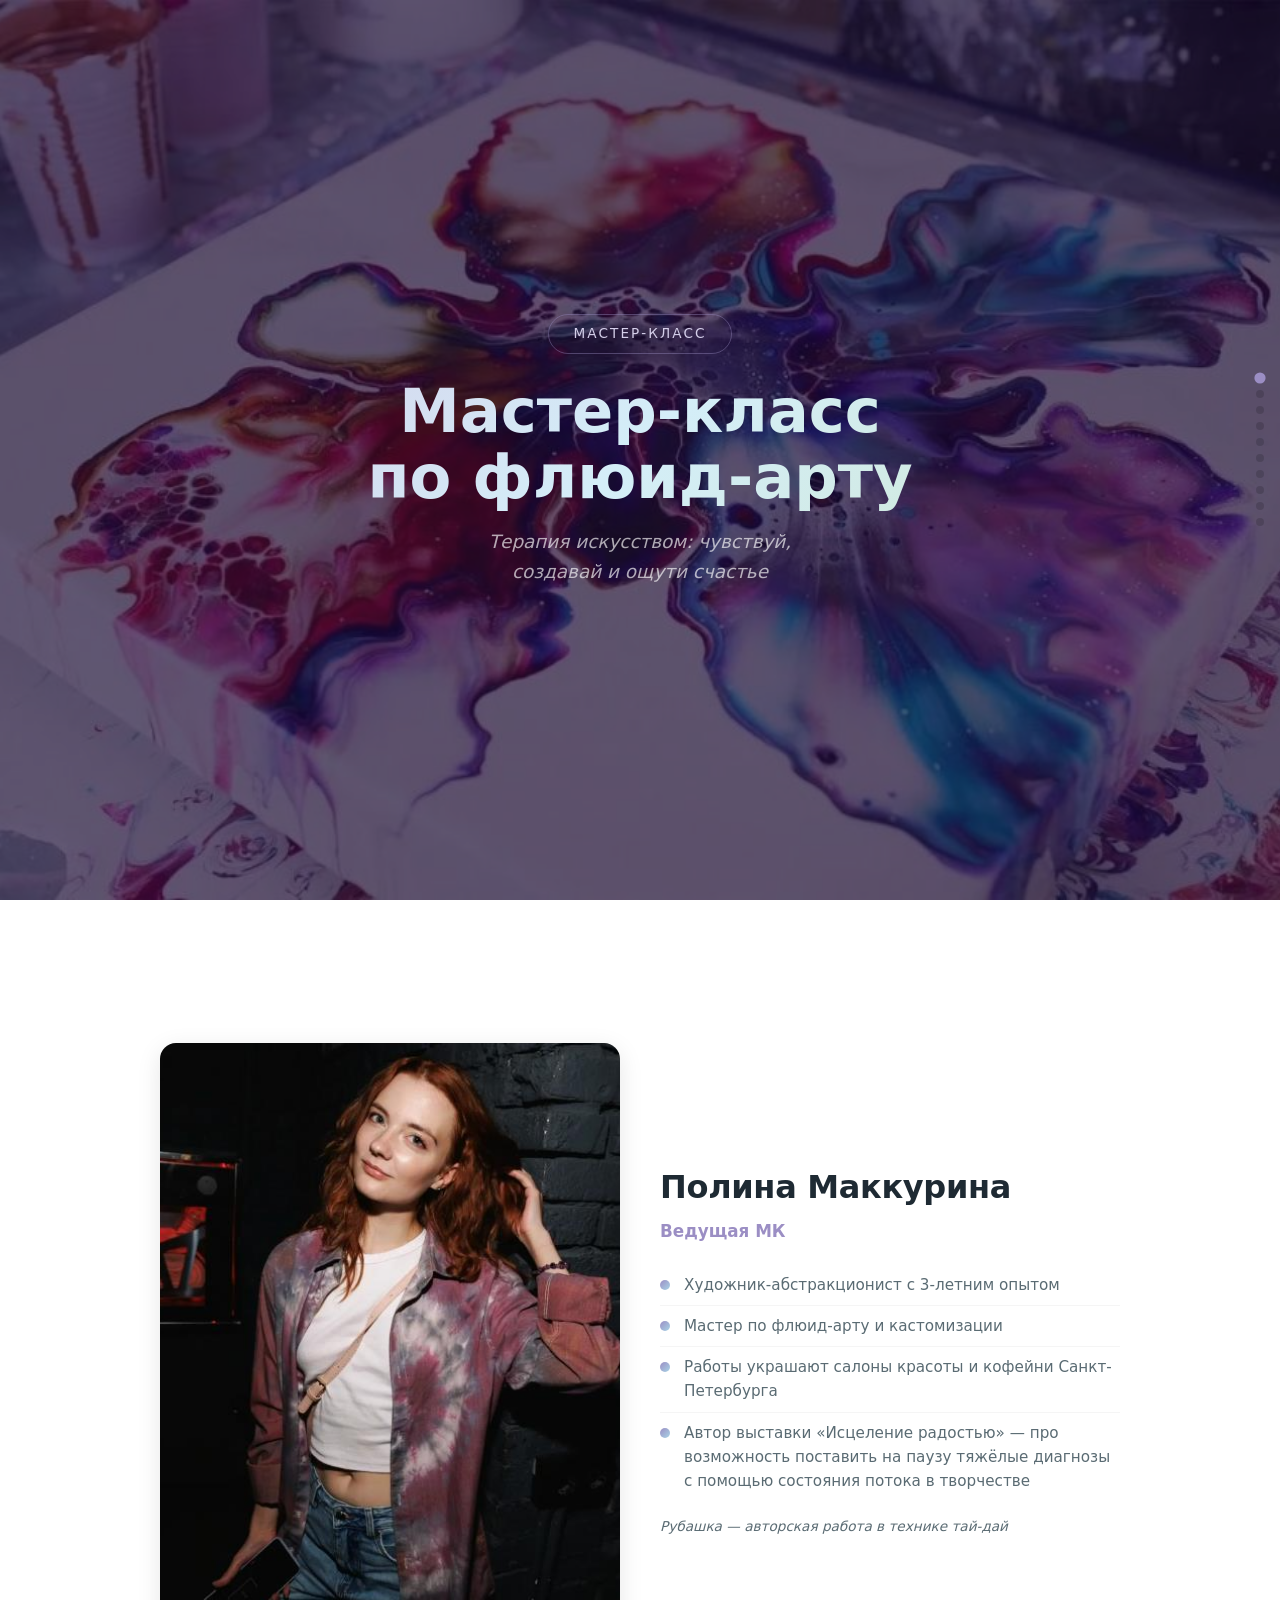
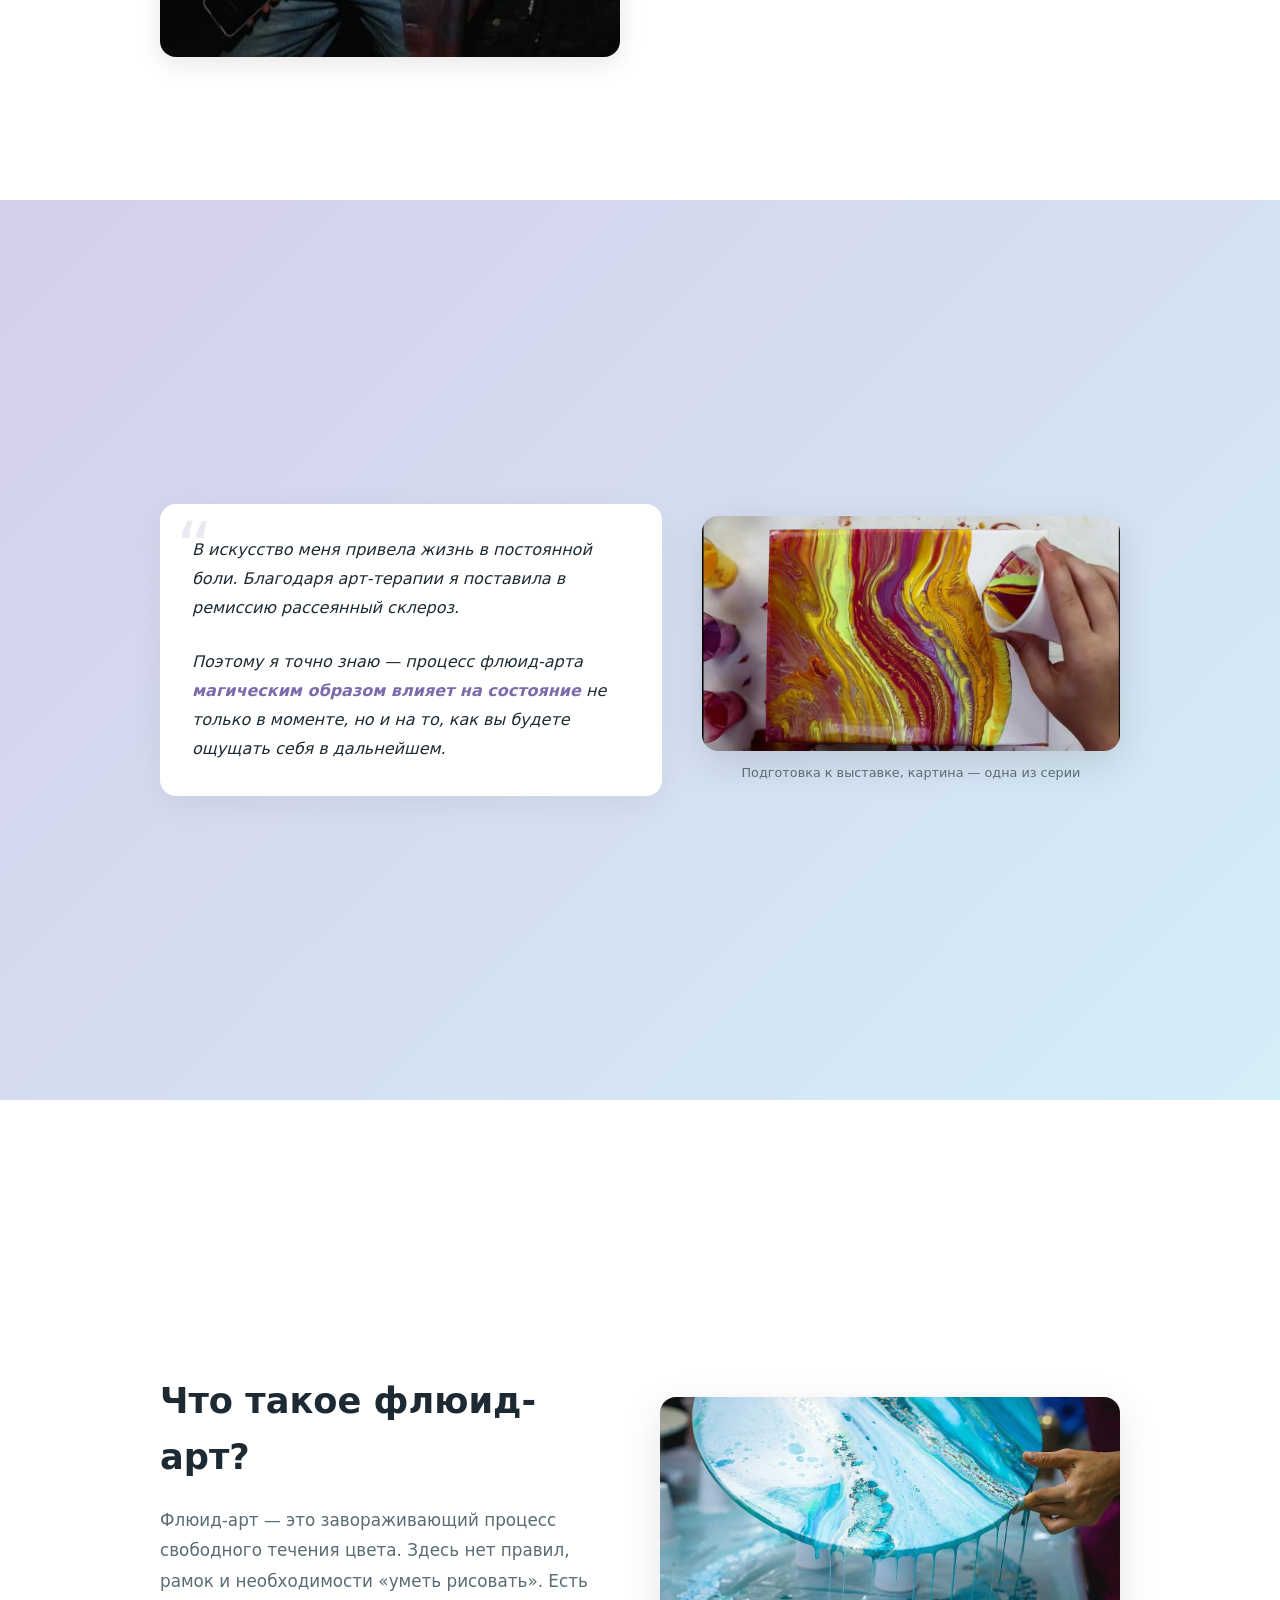
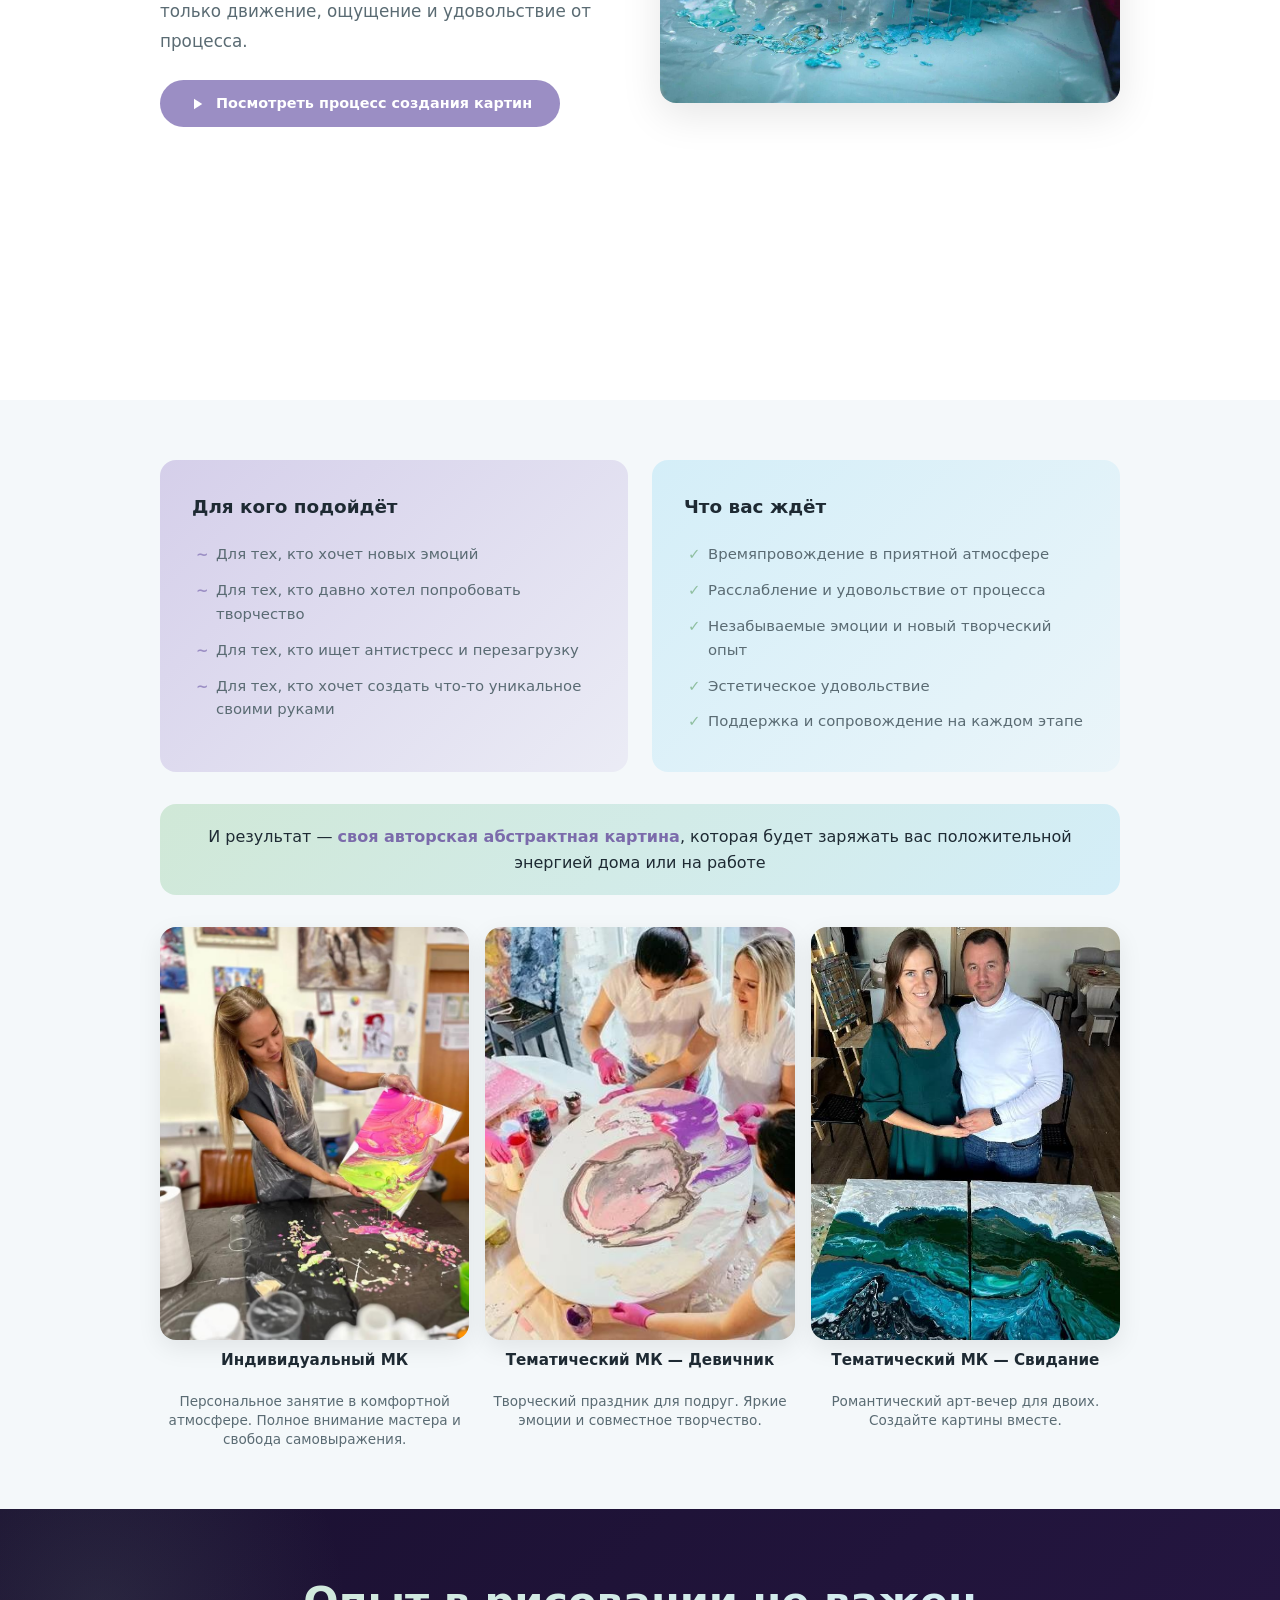
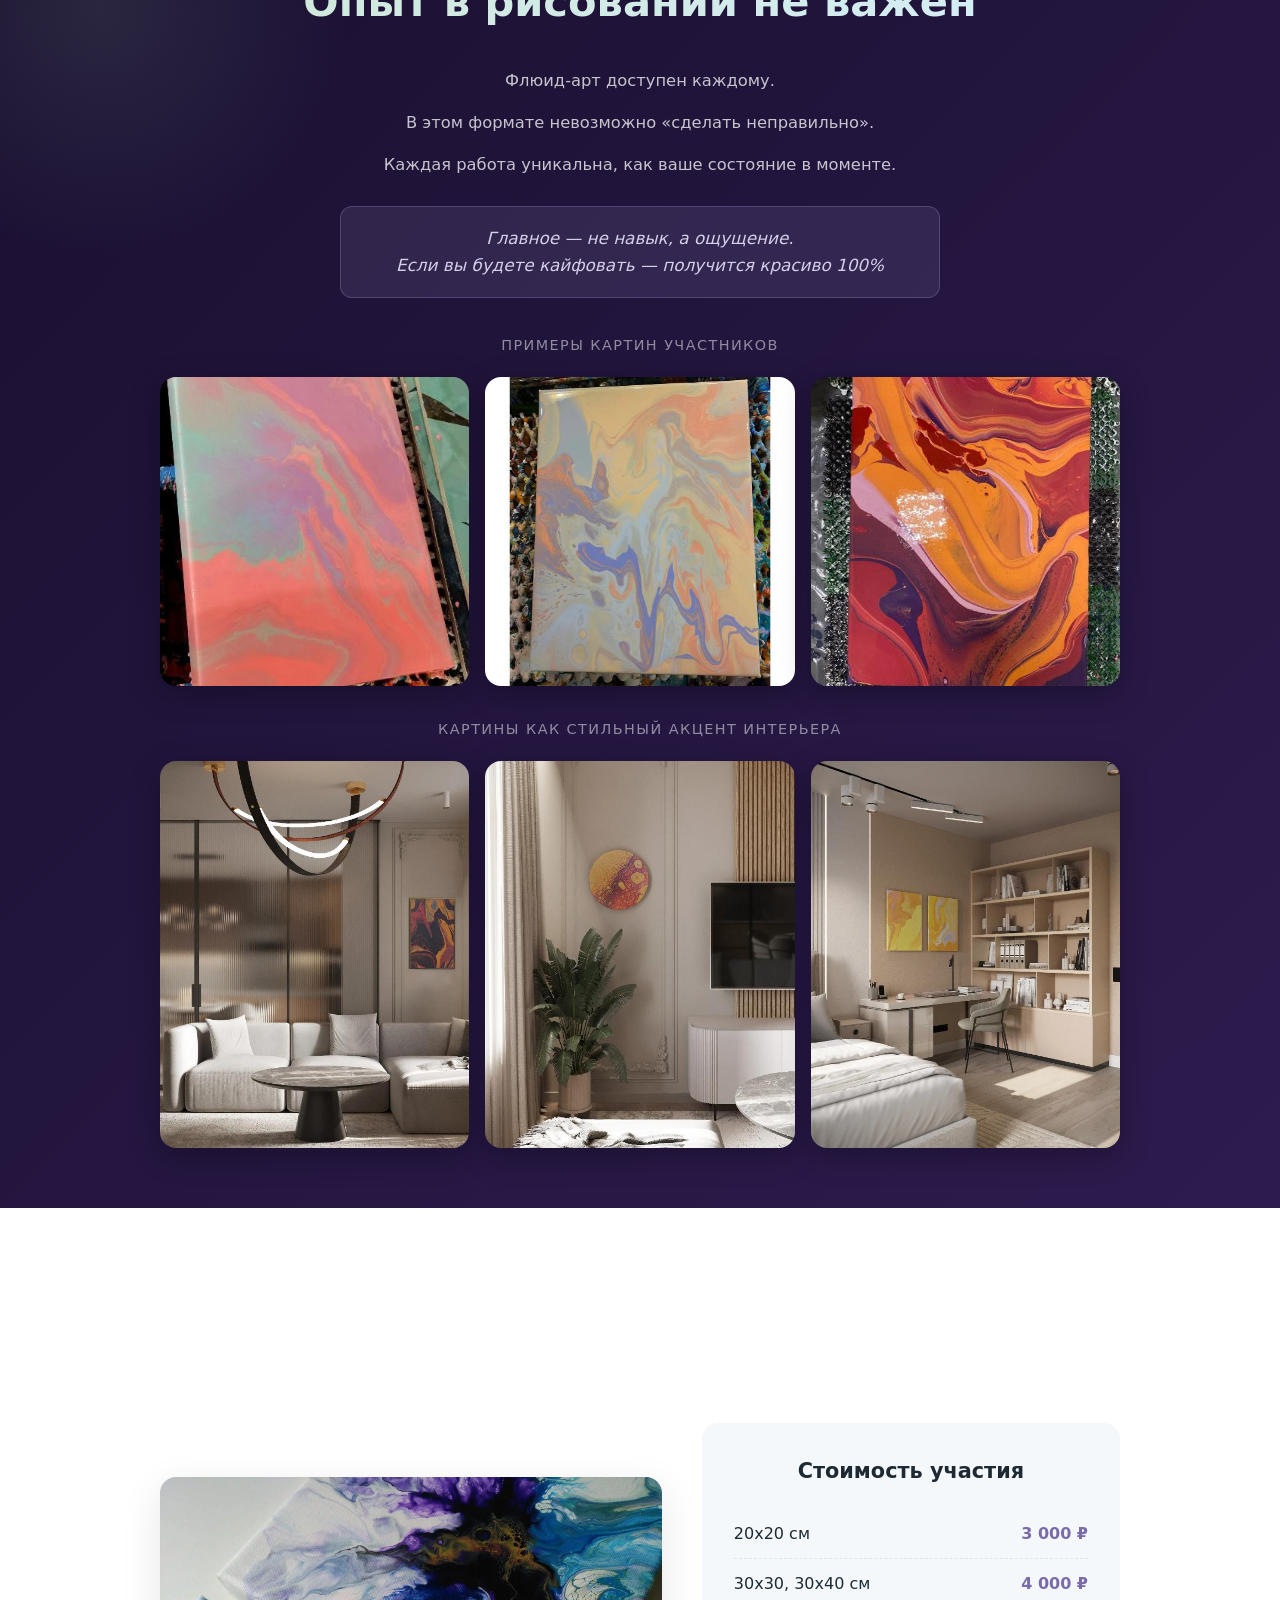
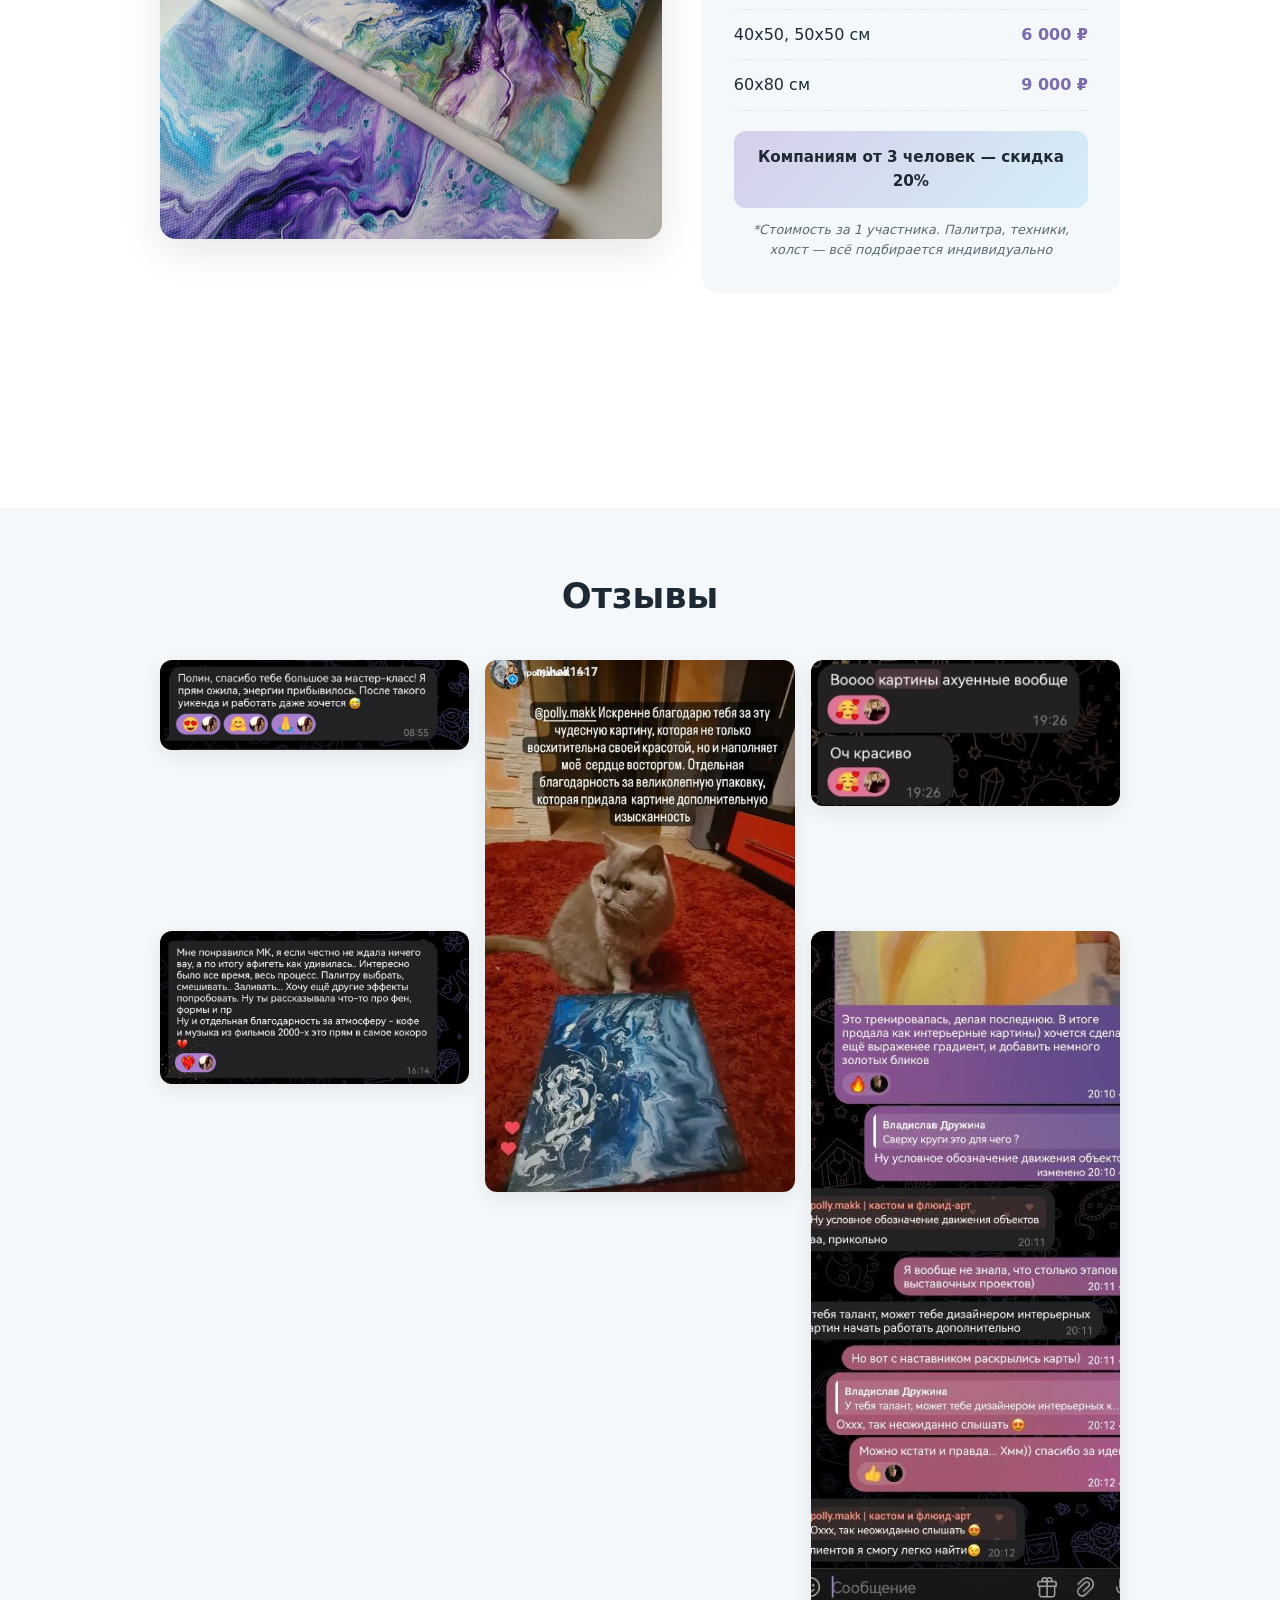
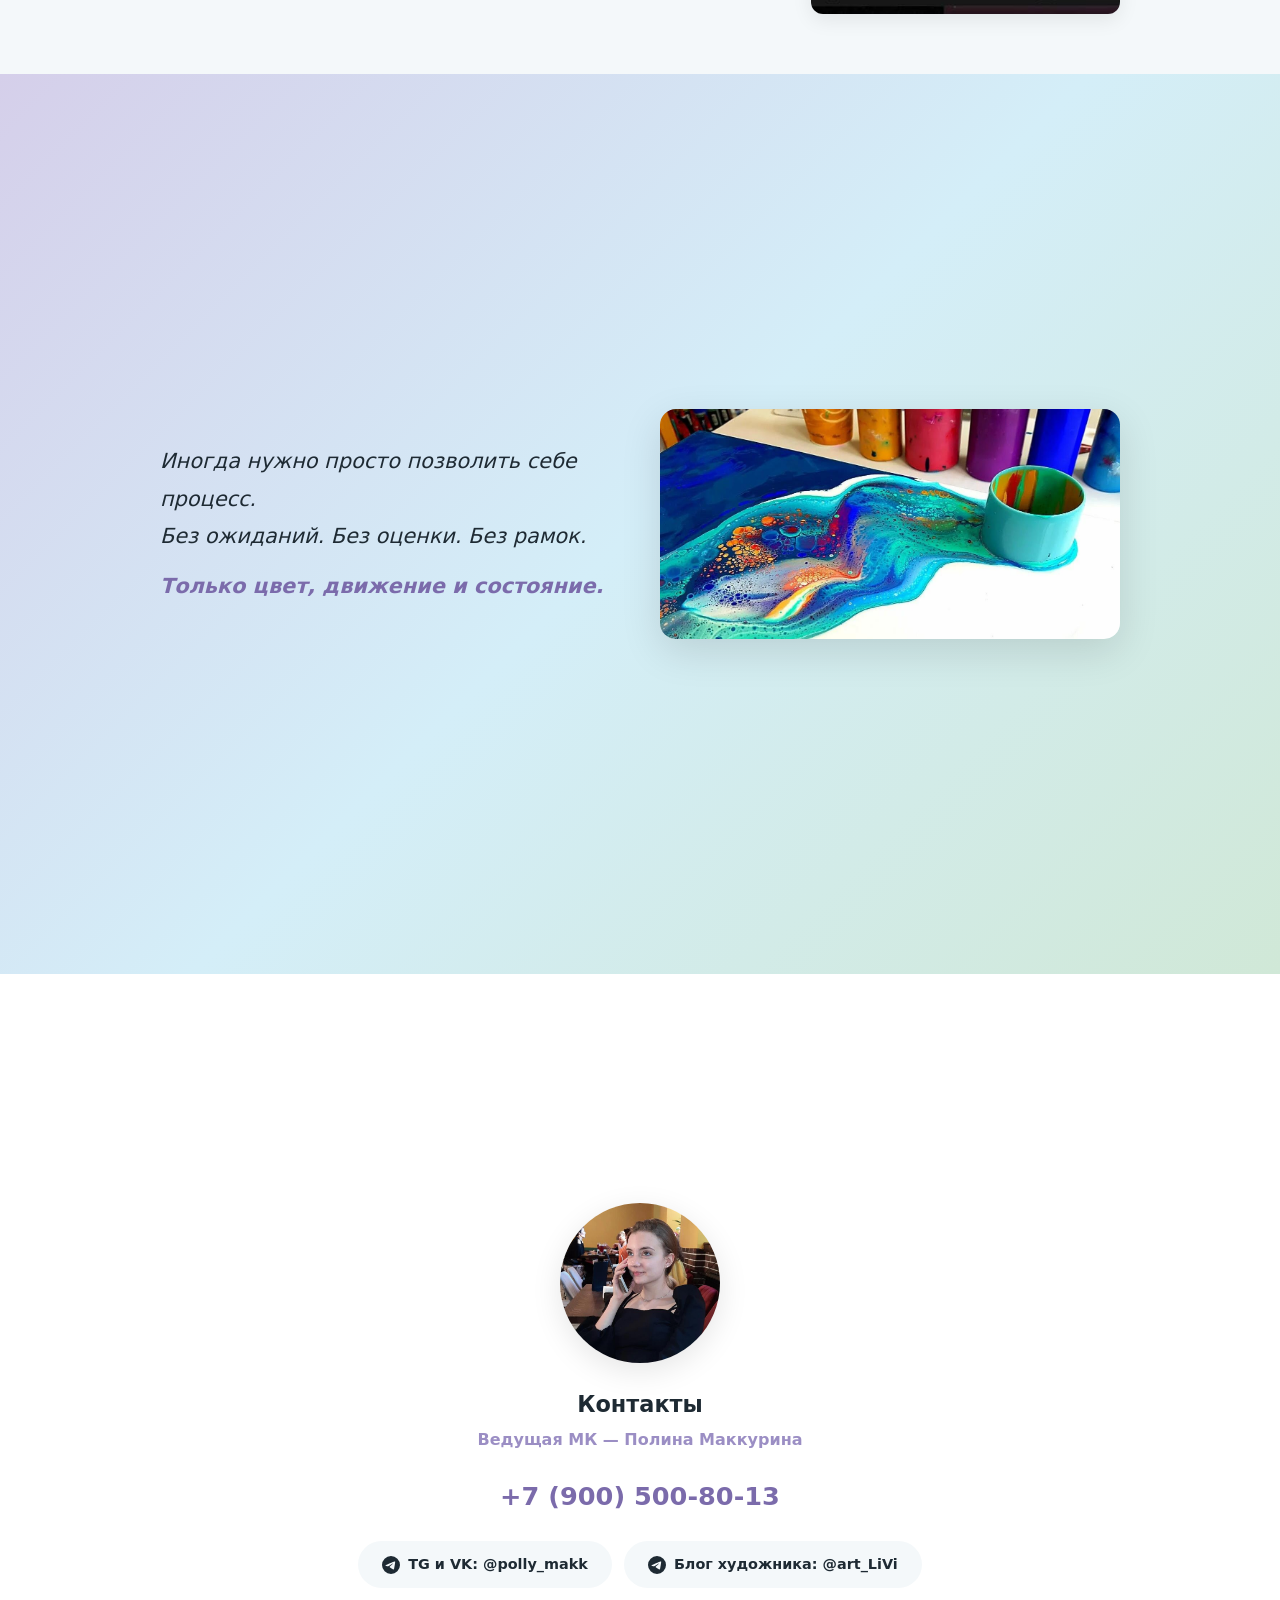
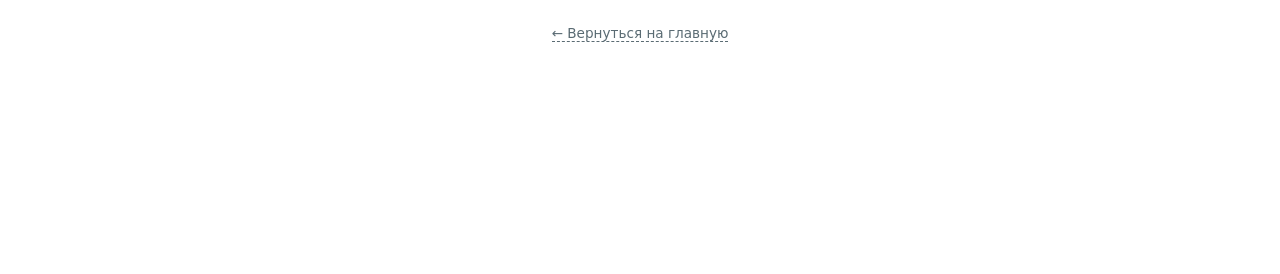
<file: masterclass.html>
<!DOCTYPE html>
<html lang="ru">
<head>
  <meta charset="UTF-8">
  <meta name="viewport" content="width=device-width, initial-scale=1.0">
  <title>Мастер-класс по флюид-арту — Полина Маккурина</title>
  <meta name="description" content="Мастер-класс по флюид-арту в Санкт-Петербурге. Терапия искусством: чувствуй, создавай и ощути счастье.">
  <style>
    *, *::before, *::after { margin: 0; padding: 0; box-sizing: border-box; }

    :root {
      --sky: #a8d4e6;
      --sky-light: #d4eef8;
      --green: #8fbfa0;
      --green-light: #d0e8d7;
      --violet: #9b8ec4;
      --violet-light: #d5cfea;
      --violet-deep: #7b6bab;
      --pink: #e8a0bf;
      --bg: #f4f8fa;
      --dark: #1e2a33;
      --grey: #5a6b73;
      --white: #fff;
      --radius: 16px;
    }

    html { scroll-behavior: smooth; }

    body {
      font-family: 'Segoe UI', system-ui, -apple-system, sans-serif;
      color: var(--dark);
      background: var(--bg);
      line-height: 1.6;
      overflow-x: hidden;
    }

    a { color: inherit; text-decoration: none; }
    img { max-width: 100%; display: block; border-radius: var(--radius); }

    .slide {
      min-height: 100vh;
      display: flex;
      align-items: center;
      justify-content: center;
      padding: 60px 24px;
      position: relative;
      overflow: hidden;
    }

    .slide__inner {
      max-width: 960px;
      width: 100%;
      position: relative;
      z-index: 1;
    }

    /* ==================== SLIDE 1: HERO ==================== */
    .s1 {
      background: url('/images/mk/img-000.jpg') center/cover no-repeat;
      color: var(--white);
      text-align: center;
    }
    .s1::before {
      content: '';
      position: absolute;
      inset: 0;
      background: rgba(20, 10, 40, 0.65);
    }
    .s1__tag {
      display: inline-block;
      padding: 8px 24px;
      border: 1px solid rgba(155,142,196,0.4);
      border-radius: 50px;
      font-size: 0.85rem;
      letter-spacing: 0.15em;
      text-transform: uppercase;
      color: var(--violet-light);
      margin-bottom: 24px;
    }
    .s1__title {
      font-size: clamp(2.2rem, 6vw, 3.8rem);
      font-weight: 800;
      line-height: 1.1;
      margin-bottom: 16px;
      background: linear-gradient(135deg, var(--violet-light), var(--sky-light), var(--green-light));
      -webkit-background-clip: text;
      -webkit-text-fill-color: transparent;
      background-clip: text;
    }
    .s1__sub {
      font-size: 1.15rem;
      color: rgba(255,255,255,0.65);
      font-style: italic;
    }

    /* ==================== SLIDE 2: ABOUT ==================== */
    .s2 { background: var(--white); }
    .s2__grid {
      display: grid;
      grid-template-columns: 1fr 1fr;
      gap: 40px;
      align-items: center;
    }
    .s2__photos img {
      width: 100%;
      object-fit: cover;
      aspect-ratio: 3/4;
      box-shadow: 0 6px 24px rgba(0,0,0,0.1);
    }
    .s2__name {
      font-size: 2rem;
      font-weight: 800;
      margin-bottom: 4px;
      letter-spacing: -0.01em;
    }
    .s2 .subtitle {
      color: var(--violet);
      font-weight: 600;
      margin-bottom: 20px;
      font-size: 1.05rem;
    }
    .s2__facts {
      list-style: none;
    }
    .s2__facts li {
      padding: 8px 0 8px 24px;
      position: relative;
      color: var(--grey);
      font-size: 0.95rem;
      border-bottom: 1px solid rgba(0,0,0,0.04);
    }
    .s2__facts li:last-child { border: none; }
    .s2__facts li::before {
      content: '';
      position: absolute;
      left: 0; top: 15px;
      width: 10px; height: 10px;
      border-radius: 50%;
      background: linear-gradient(135deg, var(--violet), var(--sky));
    }
    .s2__note {
      margin-top: 14px;
      font-size: 0.85rem;
      color: var(--grey);
      font-style: italic;
    }

    /* ==================== SLIDE 3: QUOTE ==================== */
    .s3 {
      background: linear-gradient(135deg, var(--violet-light) 0%, var(--sky-light) 100%);
    }
    .s3__grid {
      display: grid;
      grid-template-columns: 1.2fr 1fr;
      gap: 40px;
      align-items: center;
    }
    .s3__quote {
      position: relative;
      padding: 32px;
      background: var(--white);
      border-radius: var(--radius);
      box-shadow: 0 8px 32px rgba(0,0,0,0.06);
    }
    .s3__quote::before {
      content: '\201C';
      position: absolute;
      top: 8px; left: 16px;
      font-size: 4.5rem;
      color: var(--violet);
      opacity: 0.2;
      line-height: 1;
    }
    .s3__quote p {
      font-style: italic;
      color: var(--dark);
      line-height: 1.8;
      font-size: 1rem;
      position: relative;
      z-index: 1;
    }
    .s3__quote strong { color: var(--violet-deep); }
    .s3__caption {
      margin-top: 12px;
      font-size: 0.8rem;
      color: var(--grey);
      text-align: center;
    }
    .s3__img {
      box-shadow: 0 12px 40px rgba(0,0,0,0.12);
    }

    /* ==================== SLIDE 4: WHAT IS ==================== */
    .s4 { background: var(--white); }
    .s4__grid {
      display: grid;
      grid-template-columns: 1fr 1fr;
      gap: 40px;
      align-items: center;
    }
    .s4 h2 {
      font-size: clamp(1.6rem, 4vw, 2.2rem);
      margin-bottom: 20px;
    }
    .s4__text {
      font-size: 1.05rem;
      color: var(--grey);
      line-height: 1.8;
      margin-bottom: 24px;
    }
    .s4__video {
      display: inline-flex;
      align-items: center;
      gap: 10px;
      padding: 12px 28px;
      background: var(--violet);
      color: var(--white);
      border-radius: 50px;
      font-weight: 600;
      font-size: 0.9rem;
      transition: all 0.3s;
    }
    .s4__video:hover {
      background: var(--violet-deep);
      transform: translateY(-2px);
      box-shadow: 0 8px 24px rgba(155,142,196,0.3);
    }
    .s4__video svg { width: 18px; height: 18px; }
    .s4__img { box-shadow: 0 12px 40px rgba(0,0,0,0.1); }

    /* ==================== SLIDE 5: FOR WHOM ==================== */
    .s5 { background: var(--bg); }
    .s5__top {
      display: grid;
      grid-template-columns: 1fr 1fr;
      gap: 24px;
      margin-bottom: 32px;
    }
    .s5__card {
      padding: 32px;
      border-radius: var(--radius);
    }
    .s5__card--who { background: linear-gradient(135deg, var(--violet-light), rgba(213,207,234,0.3)); }
    .s5__card--what { background: linear-gradient(135deg, var(--sky-light), rgba(212,238,248,0.3)); }
    .s5__card h3 { font-size: 1.15rem; margin-bottom: 16px; }
    .s5__card ul { list-style: none; }
    .s5__card li {
      padding: 6px 0 6px 24px;
      position: relative;
      color: var(--grey);
      font-size: 0.93rem;
    }
    .s5__card--who li::before { content: '~'; position: absolute; left: 4px; color: var(--violet); font-weight: 700; }
    .s5__card--what li::before { content: '\2713'; position: absolute; left: 4px; color: var(--green); font-weight: 700; }
    .s5__result {
      text-align: center;
      padding: 20px;
      background: linear-gradient(135deg, var(--green-light), var(--sky-light));
      border-radius: var(--radius);
      font-size: 1rem;
      margin-bottom: 32px;
    }
    .s5__result strong { color: var(--violet-deep); }
    .s5__photos {
      display: grid;
      grid-template-columns: repeat(3, 1fr);
      gap: 16px;
    }
    .s5__photos img {
      width: 100%;
      aspect-ratio: 3/4;
      object-fit: cover;
      box-shadow: 0 8px 24px rgba(0,0,0,0.08);
    }
    .s5__photos figcaption {
      text-align: center;
      font-size: 0.85rem;
      color: var(--grey);
      margin-top: 10px;
      line-height: 1.4;
    }
    .s5__photos figcaption strong {
      display: block;
      color: var(--dark);
      font-size: 0.95rem;
      margin-bottom: 2px;
    }

    /* ==================== SLIDE 6: FORMATS ==================== */
    .s6 { background: var(--white); }
    .s6 h2 {
      text-align: center;
      font-size: clamp(1.6rem, 4vw, 2.2rem);
      margin-bottom: 36px;
    }
    .s6__grid {
      display: grid;
      grid-template-columns: repeat(3, 1fr);
      gap: 20px;
    }
    .s6__card {
      border-radius: var(--radius);
      overflow: hidden;
      transition: all 0.3s;
      background: var(--bg);
    }
    .s6__card:hover {
      transform: translateY(-6px);
      box-shadow: 0 16px 40px rgba(0,0,0,0.08);
    }
    .s6__card img {
      width: 100%;
      aspect-ratio: 1;
      object-fit: cover;
      border-radius: 0;
    }
    .s6__card-body {
      padding: 20px;
      text-align: center;
    }
    .s6__card-body h3 { font-size: 1.05rem; margin-bottom: 6px; }
    .s6__card-body p { font-size: 0.85rem; color: var(--grey); }

    /* ==================== SLIDE 7: NO EXPERIENCE + INTERIOR ==================== */
    .s7 { background: linear-gradient(135deg, #1a1030, #2d1b4e); color: var(--white); }
    .s7::before {
      content: '';
      position: absolute;
      width: 500px; height: 500px;
      border-radius: 50%;
      background: radial-gradient(circle, rgba(143,191,160,0.12), transparent 70%);
      top: -150px; left: -150px;
    }
    .s7 h2 {
      text-align: center;
      font-size: clamp(1.8rem, 5vw, 2.6rem);
      margin-bottom: 24px;
      background: linear-gradient(135deg, var(--green-light), var(--sky-light));
      -webkit-background-clip: text;
      -webkit-text-fill-color: transparent;
      background-clip: text;
    }
    .s7__points {
      max-width: 600px;
      margin: 0 auto 20px;
      text-align: center;
    }
    .s7__points p {
      padding: 8px 0;
      color: rgba(255,255,255,0.75);
      font-size: 1.02rem;
    }
    .s7__highlight {
      display: block;
      max-width: 600px;
      margin: 0 auto 36px;
      padding: 18px 32px;
      background: rgba(155,142,196,0.15);
      border: 1px solid rgba(155,142,196,0.3);
      border-radius: 12px;
      text-align: center;
      font-style: italic;
      color: var(--violet-light);
      font-size: 1.05rem;
    }
    .s7__subtitle {
      text-align: center;
      color: rgba(255,255,255,0.5);
      font-size: 0.9rem;
      margin-bottom: 20px;
      text-transform: uppercase;
      letter-spacing: 0.1em;
    }
    .s7__examples {
      display: grid;
      grid-template-columns: repeat(3, 1fr);
      gap: 16px;
      margin-bottom: 16px;
    }
    .s7__examples img {
      width: 100%;
      aspect-ratio: 1;
      object-fit: cover;
      box-shadow: 0 8px 30px rgba(0,0,0,0.3);
      border-radius: var(--radius);
    }
    .s7__interiors {
      display: grid;
      grid-template-columns: repeat(3, 1fr);
      gap: 16px;
    }
    .s7__interiors img {
      width: 100%;
      aspect-ratio: 4/5;
      object-fit: cover;
      box-shadow: 0 8px 30px rgba(0,0,0,0.3);
    }

    /* ==================== SLIDE 8: WORKS + PRICES ==================== */
    .s8 { background: var(--white); }
    .s8__grid {
      display: grid;
      grid-template-columns: 1.2fr 1fr;
      gap: 40px;
      align-items: center;
    }
    .s8__img { box-shadow: 0 12px 40px rgba(0,0,0,0.1); }
    .s8__prices {
      background: var(--bg);
      border-radius: var(--radius);
      padding: 32px;
    }
    .s8__prices h3 {
      font-size: 1.3rem;
      margin-bottom: 20px;
      text-align: center;
    }
    .s8__price-row {
      display: flex;
      justify-content: space-between;
      padding: 12px 0;
      border-bottom: 1px dashed rgba(0,0,0,0.08);
      font-size: 1rem;
    }
    .s8__price-row:last-of-type { border: none; }
    .s8__price-row span:last-child {
      font-weight: 700;
      color: var(--violet-deep);
    }
    .s8__discount {
      margin-top: 20px;
      padding: 14px;
      background: linear-gradient(135deg, var(--violet-light), var(--sky-light));
      border-radius: 12px;
      text-align: center;
      font-weight: 600;
      font-size: 0.95rem;
    }
    .s8__note {
      margin-top: 12px;
      font-size: 0.8rem;
      color: var(--grey);
      text-align: center;
      font-style: italic;
    }

    /* ==================== SLIDE 9: REVIEWS ==================== */
    .s9 { background: var(--bg); }
    .s9 h2 {
      text-align: center;
      font-size: clamp(1.6rem, 4vw, 2.2rem);
      margin-bottom: 36px;
    }
    .s9__grid {
      display: grid;
      grid-template-columns: repeat(3, 1fr);
      gap: 16px;
    }
    .s9__grid img {
      width: 100%;
      box-shadow: 0 6px 20px rgba(0,0,0,0.08);
      border-radius: 12px;
    }
    .s9__grid .tall { grid-row: span 2; }
    .s9__grid .tall img { height: 100%; object-fit: cover; }

    /* ==================== SLIDE 10: CLOSING ==================== */
    .s10 {
      background: linear-gradient(135deg, var(--violet-light) 0%, var(--sky-light) 50%, var(--green-light) 100%);
    }
    .s10__grid {
      display: grid;
      grid-template-columns: 1fr 1fr;
      gap: 40px;
      align-items: center;
    }
    .s10__quote p {
      font-size: 1.3rem;
      line-height: 1.8;
      font-style: italic;
    }
    .s10__quote p:last-child {
      font-weight: 700;
      color: var(--violet-deep);
      margin-top: 12px;
    }
    .s10__img { box-shadow: 0 12px 40px rgba(0,0,0,0.12); }

    /* ==================== SLIDE 11: CONTACTS ==================== */
    .s11 { background: var(--white); text-align: center; }
    .s11__photo {
      width: 160px; height: 160px;
      border-radius: 50%;
      object-fit: cover;
      object-position: top;
      margin: 0 auto 24px;
      box-shadow: 0 8px 30px rgba(0,0,0,0.1);
    }
    .s11 h2 { font-size: 1.4rem; margin-bottom: 4px; }
    .s11 .subtitle {
      color: var(--violet);
      font-weight: 600;
      margin-bottom: 24px;
    }
    .s11__phone {
      font-size: 1.6rem;
      font-weight: 800;
      color: var(--violet-deep);
      margin-bottom: 24px;
    }
    .s11__links {
      display: flex;
      justify-content: center;
      flex-wrap: wrap;
      gap: 12px;
      margin-bottom: 32px;
    }
    .s11__link {
      display: inline-flex;
      align-items: center;
      gap: 8px;
      padding: 12px 24px;
      background: var(--bg);
      border-radius: 50px;
      font-weight: 600;
      font-size: 0.9rem;
      transition: all 0.3s;
    }
    .s11__link:hover {
      background: var(--violet-light);
      transform: translateY(-2px);
    }
    .s11__link svg { width: 18px; height: 18px; }
    .s11__back a {
      color: var(--grey);
      font-size: 0.85rem;
      border-bottom: 1px dashed var(--grey);
    }
    .s11__back a:hover { color: var(--violet); border-color: var(--violet); }

    /* ==================== NAV DOTS ==================== */
    .nav-dots {
      position: fixed;
      right: 16px;
      top: 50%;
      transform: translateY(-50%);
      z-index: 100;
      display: flex;
      flex-direction: column;
      gap: 8px;
    }
    .nav-dots__dot {
      width: 8px; height: 8px;
      border-radius: 50%;
      background: rgba(0,0,0,0.15);
      border: none;
      cursor: pointer;
      transition: all 0.3s;
      padding: 0;
    }
    .nav-dots__dot.active {
      background: var(--violet);
      transform: scale(1.4);
    }

    /* ==================== ANIMATIONS ==================== */
    .fade-up {
      opacity: 0;
      transform: translateY(40px);
      transition: opacity 0.7s ease, transform 0.7s ease;
    }
    .fade-up.visible {
      opacity: 1;
      transform: translateY(0);
    }

    /* ==================== MOBILE ==================== */
    @media (max-width: 768px) {
      .slide { padding: 48px 16px; min-height: auto; }
      .s2__grid, .s3__grid, .s4__grid, .s5__top, .s8__grid, .s10__grid { grid-template-columns: 1fr; }
      .s5__photos, .s7__examples, .s7__interiors { grid-template-columns: 1fr 1fr; }
      .s9__grid { grid-template-columns: 1fr; }
      .s9__grid .tall { grid-row: span 1; }
      .nav-dots { display: none; }
      .s2__photos img:first-child { aspect-ratio: 3/4; }
    }
  </style>
</head>
<body>

<nav class="nav-dots" id="navDots"></nav>

<!-- SLIDE 1: HERO — титул + главная картина флюид-арт -->
<section class="slide s1" id="s-1">
  <div class="slide__inner fade-up">
    <p class="s1__tag">Мастер-класс</p>
    <h1 class="s1__title">Мастер-класс<br>по флюид-арту</h1>
    <p class="s1__sub">Терапия искусством: чувствуй,<br>создавай и ощути счастье</p>
  </div>
</section>

<!-- SLIDE 2: ВЕДУЩАЯ МК — фото + факты -->
<section class="slide s2" id="s-2">
  <div class="slide__inner fade-up">
    <div class="s2__grid">
      <div class="s2__photos">
        <img src="/images/mk/img-001.jpg" alt="Авторская рубашка тай-дай" class="s2__photo-main">
      </div>
      <div>
        <h2 class="s2__name">Полина Маккурина</h2>
        <p class="subtitle">Ведущая МК</p>
        <ul class="s2__facts">
          <li>Художник-абстракционист с 3-летним опытом</li>
          <li>Мастер по флюид-арту и кастомизации</li>
          <li>Работы украшают салоны красоты и кофейни Санкт-Петербурга</li>
          <li>Автор выставки «Исцеление радостью» — про возможность поставить на паузу тяжёлые диагнозы с помощью состояния потока в творчестве</li>
        </ul>
        <p class="s2__note">Рубашка — авторская работа в технике тай-дай</p>
      </div>
    </div>
  </div>
</section>

<!-- SLIDE 3: ЦИТАТА + процесс -->
<section class="slide s3" id="s-3">
  <div class="slide__inner fade-up">
    <div class="s3__grid">
      <div class="s3__quote">
        <p>В искусство меня привела жизнь в постоянной боли. Благодаря арт-терапии я поставила в ремиссию рассеянный склероз.</p>
        <br>
        <p>Поэтому я точно знаю — процесс флюид-арта <strong>магическим образом влияет на состояние</strong> не только в моменте, но и на то, как вы будете ощущать себя в дальнейшем.</p>
      </div>
      <div>
        <img src="/images/mk/img-003.jpg" alt="Процесс создания флюид-арт" class="s3__img">
        <p class="s3__caption">Подготовка к выставке, картина — одна из серии</p>
      </div>
    </div>
  </div>
</section>

<!-- SLIDE 4: ЧТО ТАКОЕ ФЛЮИД-АРТ -->
<section class="slide s4" id="s-4">
  <div class="slide__inner fade-up">
    <div class="s4__grid">
      <div>
        <h2>Что такое флюид-арт?</h2>
        <p class="s4__text">Флюид-арт — это завораживающий процесс свободного течения цвета. Здесь нет правил, рамок и необходимости «уметь рисовать». Есть только движение, ощущение и удовольствие от процесса.</p>
        <a href="https://disk.yandex.ru/d/i3QpsXCDjy0Q4A" target="_blank" class="s4__video">
          <svg viewBox="0 0 24 24" fill="currentColor"><path d="M8 5v14l11-7z"/></svg>
          Посмотреть процесс создания картин
        </a>
      </div>
      <img src="/images/mk/img-004.jpg" alt="Флюид-арт процесс" class="s4__img">
    </div>
  </div>
</section>

<!-- SLIDE 5: ДЛЯ КОГО + ЧТО ЖДЁТ + фото участников -->
<section class="slide s5" id="s-5">
  <div class="slide__inner fade-up">
    <div class="s5__top">
      <div class="s5__card s5__card--who">
        <h3>Для кого подойдёт</h3>
        <ul>
          <li>Для тех, кто хочет новых эмоций</li>
          <li>Для тех, кто давно хотел попробовать творчество</li>
          <li>Для тех, кто ищет антистресс и перезагрузку</li>
          <li>Для тех, кто хочет создать что-то уникальное своими руками</li>
        </ul>
      </div>
      <div class="s5__card s5__card--what">
        <h3>Что вас ждёт</h3>
        <ul>
          <li>Времяпровождение в приятной атмосфере</li>
          <li>Расслабление и удовольствие от процесса</li>
          <li>Незабываемые эмоции и новый творческий опыт</li>
          <li>Эстетическое удовольствие</li>
          <li>Поддержка и сопровождение на каждом этапе</li>
        </ul>
      </div>
    </div>
    <div class="s5__result">
      И результат — <strong>своя авторская абстрактная картина</strong>, которая будет заряжать вас положительной энергией дома или на работе
    </div>
    <div class="s5__photos">
      <figure>
        <img src="/images/mk/img-005.jpg" alt="Индивидуальный МК">
        <figcaption><strong>Индивидуальный МК</strong><br>Персональное занятие в комфортной атмосфере. Полное внимание мастера и свобода самовыражения.</figcaption>
      </figure>
      <figure>
        <img src="/images/mk/img-006.jpg" alt="МК Девичник">
        <figcaption><strong>Тематический МК — Девичник</strong><br>Творческий праздник для подруг. Яркие эмоции и совместное творчество.</figcaption>
      </figure>
      <figure>
        <img src="/images/mk/img-007.jpg" alt="МК Свидание">
        <figcaption><strong>Тематический МК — Свидание</strong><br>Романтический арт-вечер для двоих. Создайте картины вместе.</figcaption>
      </figure>
    </div>
  </div>
</section>

<!-- SLIDE 6: ОПЫТ НЕ ВАЖЕН + примеры картин + интерьеры -->
<section class="slide s7" id="s-7">
  <div class="slide__inner fade-up">
    <h2>Опыт в рисовании не важен</h2>
    <div class="s7__points">
      <p>Флюид-арт доступен каждому.</p>
      <p>В этом формате невозможно «сделать неправильно».</p>
      <p>Каждая работа уникальна, как ваше состояние в моменте.</p>
    </div>
    <div class="s7__highlight">
      Главное — не навык, а ощущение.<br>
      Если вы будете кайфовать — получится красиво 100%
    </div>
    <p class="s7__subtitle">Примеры картин участников</p>
    <div class="s7__examples">
      <img src="/images/mk/img-008.jpg" alt="Картина участника — розовая абстракция">
      <img src="/images/mk/img-009.jpg" alt="Картина участника — пастельная абстракция">
      <img src="/images/mk/img-010.jpg" alt="Картина участника — оранжевая абстракция">
    </div>
    <p class="s7__subtitle" style="margin-top:32px">Картины как стильный акцент интерьера</p>
    <div class="s7__interiors">
      <img src="/images/mk/img-011.jpg" alt="Картина в гостиной">
      <img src="/images/mk/img-012.jpg" alt="Картина в спальне">
      <img src="/images/mk/img-013.jpg" alt="Картина в кабинете">
    </div>
  </div>
</section>

<!-- SLIDE 8: РАБОТЫ КРУПНО + ЦЕНЫ -->
<section class="slide s8" id="s-8">
  <div class="slide__inner fade-up">
    <div class="s8__grid">
      <img src="/images/mk/img-014.jpg" alt="Авторские работы флюид-арт" class="s8__img">
      <div class="s8__prices">
        <h3>Стоимость участия</h3>
        <div class="s8__price-row"><span>20x20 см</span><span>3 000 &#8381;</span></div>
        <div class="s8__price-row"><span>30x30, 30x40 см</span><span>4 000 &#8381;</span></div>
        <div class="s8__price-row"><span>40x50, 50x50 см</span><span>6 000 &#8381;</span></div>
        <div class="s8__price-row"><span>60x80 см</span><span>9 000 &#8381;</span></div>
        <div class="s8__discount">Компаниям от 3 человек — скидка 20%</div>
        <p class="s8__note">*Стоимость за 1 участника. Палитра, техники, холст — всё подбирается индивидуально</p>
      </div>
    </div>
  </div>
</section>

<!-- SLIDE 9: ОТЗЫВЫ -->
<section class="slide s9" id="s-9">
  <div class="slide__inner fade-up">
    <h2>Отзывы</h2>
    <div class="s9__grid">
      <div>
        <img src="/images/mk/img-016.jpg" alt="Отзыв">
      </div>
      <div class="tall">
        <img src="/images/mk/img-017.jpg" alt="Отзыв с котиком">
      </div>
      <div>
        <img src="/images/mk/img-018.jpg" alt="Отзыв">
      </div>
      <div>
        <img src="/images/mk/img-020.jpg" alt="Отзыв">
      </div>
      <div class="tall">
        <img src="/images/mk/img-019.jpg" alt="Обсуждение картин">
      </div>
    </div>
  </div>
</section>

<!-- SLIDE 10: ФИНАЛЬНАЯ ЦИТАТА + процесс -->
<section class="slide s10" id="s-10">
  <div class="slide__inner fade-up">
    <div class="s10__grid">
      <div class="s10__quote">
        <p>Иногда нужно просто позволить себе процесс.<br>
        Без ожиданий. Без оценки. Без рамок.</p>
        <p>Только цвет, движение и состояние.</p>
      </div>
      <img src="/images/mk/img-021.jpg" alt="Процесс флюид-арта" class="s10__img">
    </div>
  </div>
</section>

<!-- SLIDE 11: КОНТАКТЫ -->
<section class="slide s11" id="s-11">
  <div class="slide__inner fade-up">
    <img src="/images/mk/img-022.jpg" alt="Полина Маккурина" class="s11__photo">
    <h2>Контакты</h2>
    <p class="subtitle">Ведущая МК — Полина Маккурина</p>
    <p class="s11__phone">+7 (900) 500-80-13</p>
    <div class="s11__links">
      <a href="https://t.me/polly_makk" target="_blank" class="s11__link">
        <svg viewBox="0 0 24 24" fill="currentColor"><path d="M11.944 0A12 12 0 0 0 0 12a12 12 0 0 0 12 12 12 12 0 0 0 12-12A12 12 0 0 0 12 0a12 12 0 0 0-.056 0zm4.962 7.224c.1-.002.321.023.465.14a.506.506 0 0 1 .171.325c.016.093.036.306.02.472-.18 1.898-.962 6.502-1.36 8.627-.168.9-.499 1.201-.82 1.23-.696.065-1.225-.46-1.9-.902-1.056-.693-1.653-1.124-2.678-1.8-1.185-.78-.417-1.21.258-1.91.177-.184 3.247-2.977 3.307-3.23.007-.032.014-.15-.056-.212s-.174-.041-.249-.024c-.106.024-1.793 1.14-5.061 3.345-.48.33-.913.49-1.302.48-.428-.008-1.252-.241-1.865-.44-.752-.245-1.349-.374-1.297-.789.027-.216.325-.437.893-.663 3.498-1.524 5.83-2.529 6.998-3.014 3.332-1.386 4.025-1.627 4.476-1.635z"/></svg>
        TG и VK: @polly_makk
      </a>
      <a href="https://t.me/art_LiVi" target="_blank" class="s11__link">
        <svg viewBox="0 0 24 24" fill="currentColor"><path d="M11.944 0A12 12 0 0 0 0 12a12 12 0 0 0 12 12 12 12 0 0 0 12-12A12 12 0 0 0 12 0a12 12 0 0 0-.056 0zm4.962 7.224c.1-.002.321.023.465.14a.506.506 0 0 1 .171.325c.016.093.036.306.02.472-.18 1.898-.962 6.502-1.36 8.627-.168.9-.499 1.201-.82 1.23-.696.065-1.225-.46-1.9-.902-1.056-.693-1.653-1.124-2.678-1.8-1.185-.78-.417-1.21.258-1.91.177-.184 3.247-2.977 3.307-3.23.007-.032.014-.15-.056-.212s-.174-.041-.249-.024c-.106.024-1.793 1.14-5.061 3.345-.48.33-.913.49-1.302.48-.428-.008-1.252-.241-1.865-.44-.752-.245-1.349-.374-1.297-.789.027-.216.325-.437.893-.663 3.498-1.524 5.83-2.529 6.998-3.014 3.332-1.386 4.025-1.627 4.476-1.635z"/></svg>
        Блог художника: @art_LiVi
      </a>
    </div>
    <div class="s11__back">
      <a href="/">&#8592; Вернуться на главную</a>
    </div>
  </div>
</section>

<script>
  const slides = document.querySelectorAll('.slide');
  const dotsBox = document.getElementById('navDots');
  slides.forEach((s, i) => {
    const d = document.createElement('button');
    d.className = 'nav-dots__dot';
    d.addEventListener('click', () => s.scrollIntoView({ behavior: 'smooth' }));
    dotsBox.appendChild(d);
  });
  const dots = dotsBox.querySelectorAll('.nav-dots__dot');
  const obs = new IntersectionObserver(entries => {
    entries.forEach(e => {
      if (e.isIntersecting) {
        const idx = [...slides].indexOf(e.target);
        dots.forEach((d, i) => d.classList.toggle('active', i === idx));
        e.target.querySelectorAll('.fade-up').forEach(el => el.classList.add('visible'));
      }
    });
  }, { threshold: 0.3 });
  slides.forEach(s => obs.observe(s));
</script>
</body>
</html>
</file>
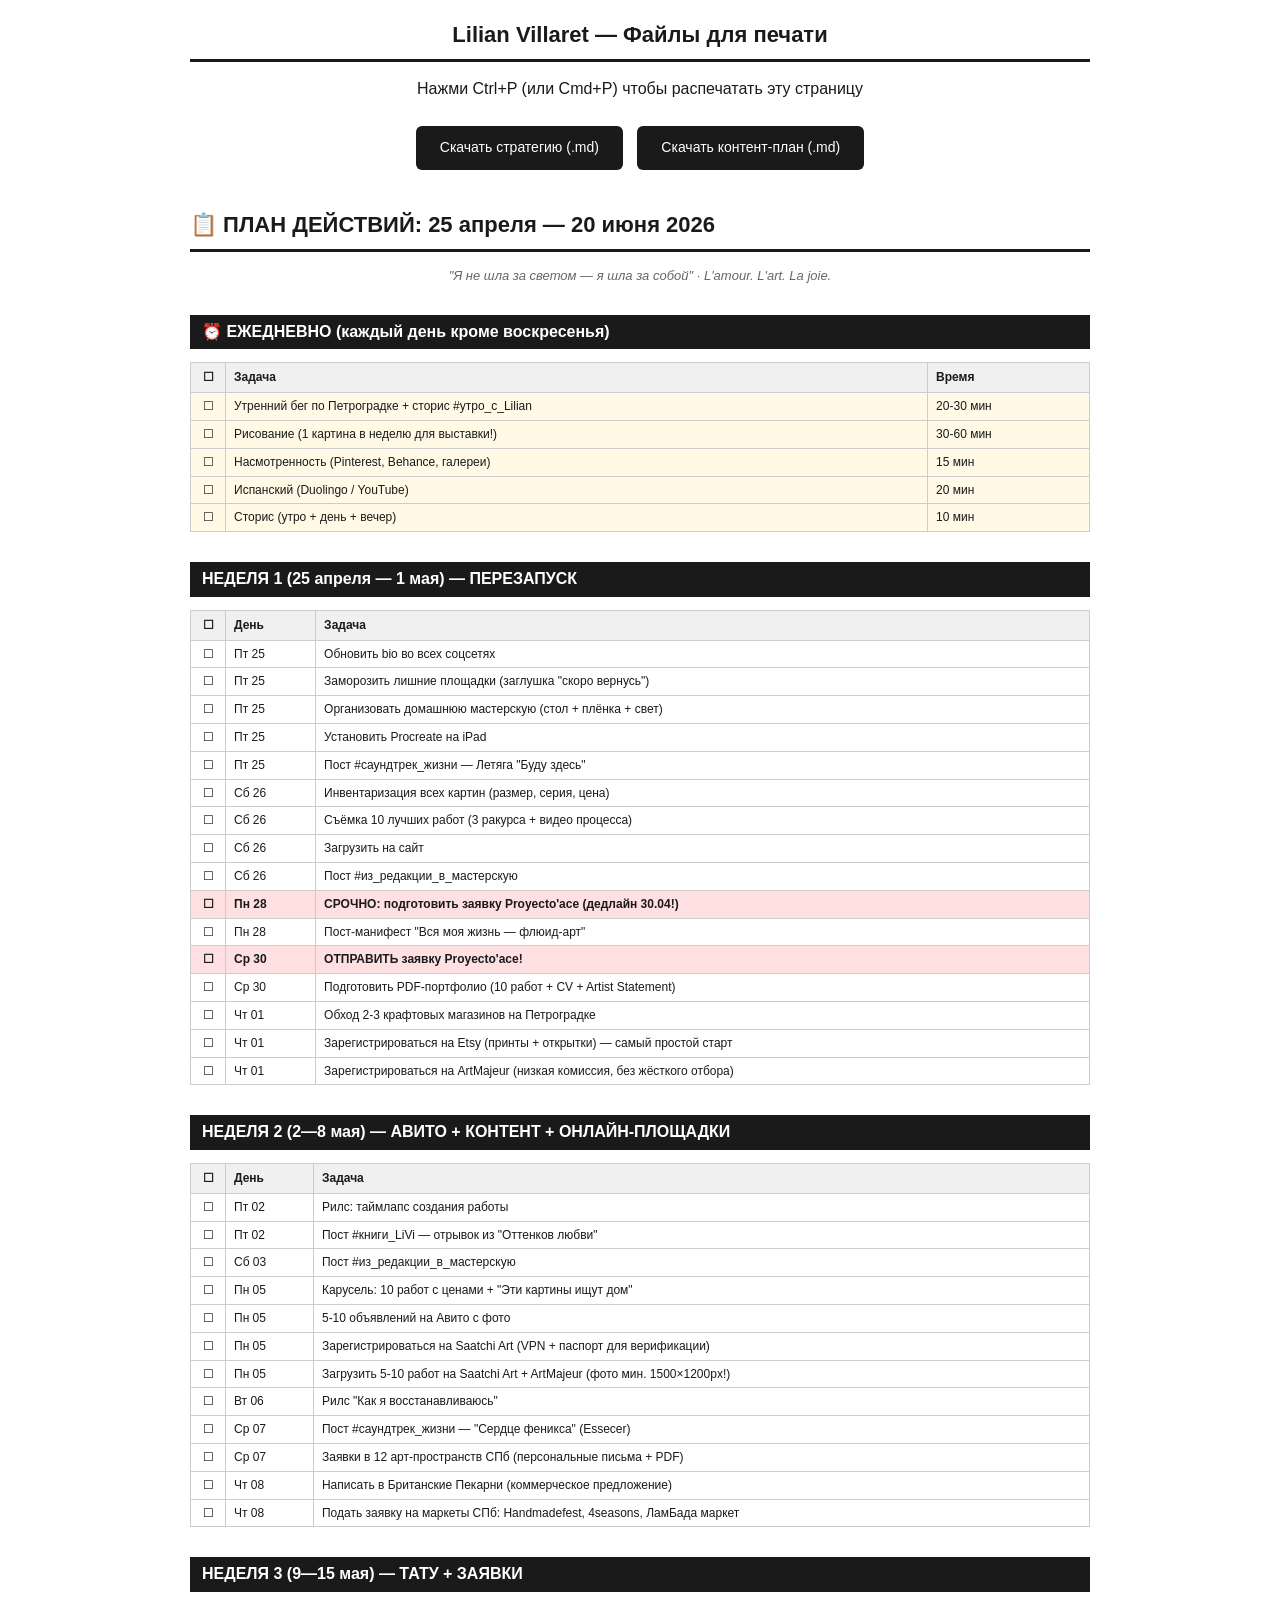
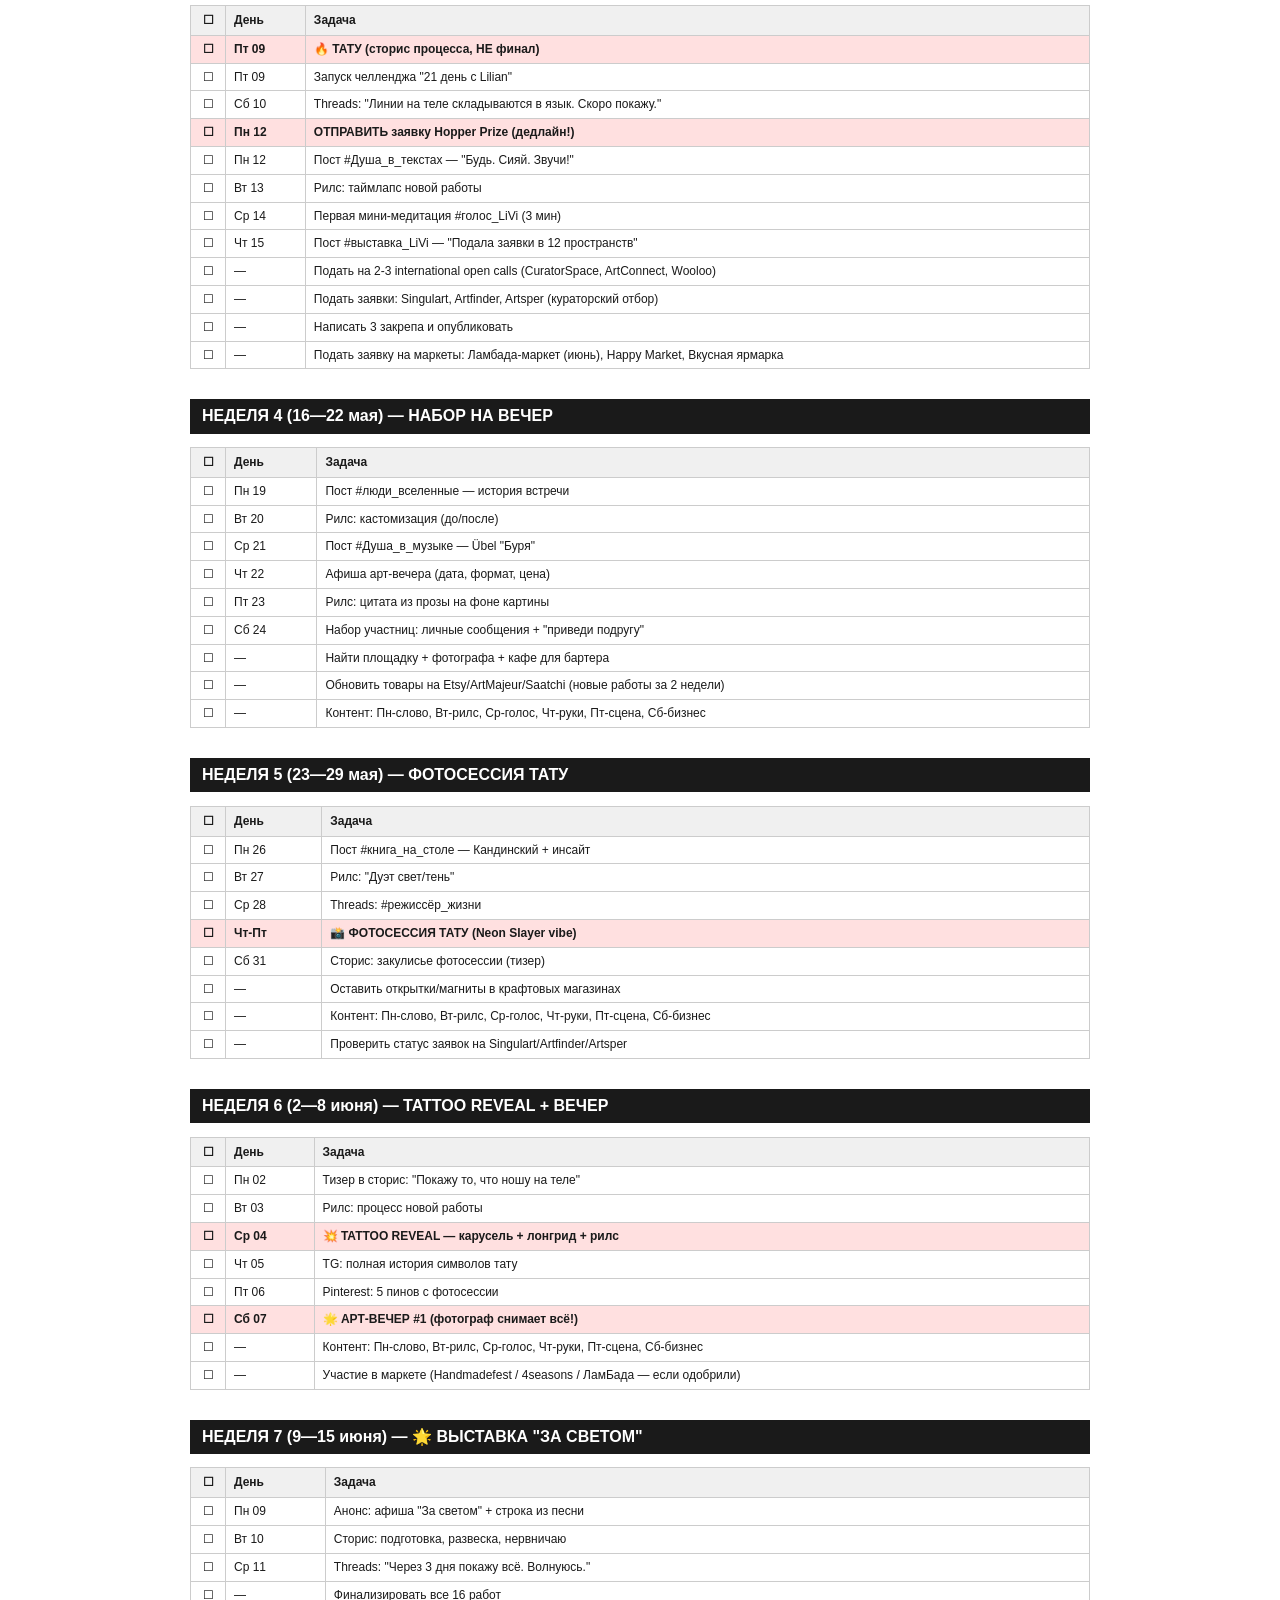
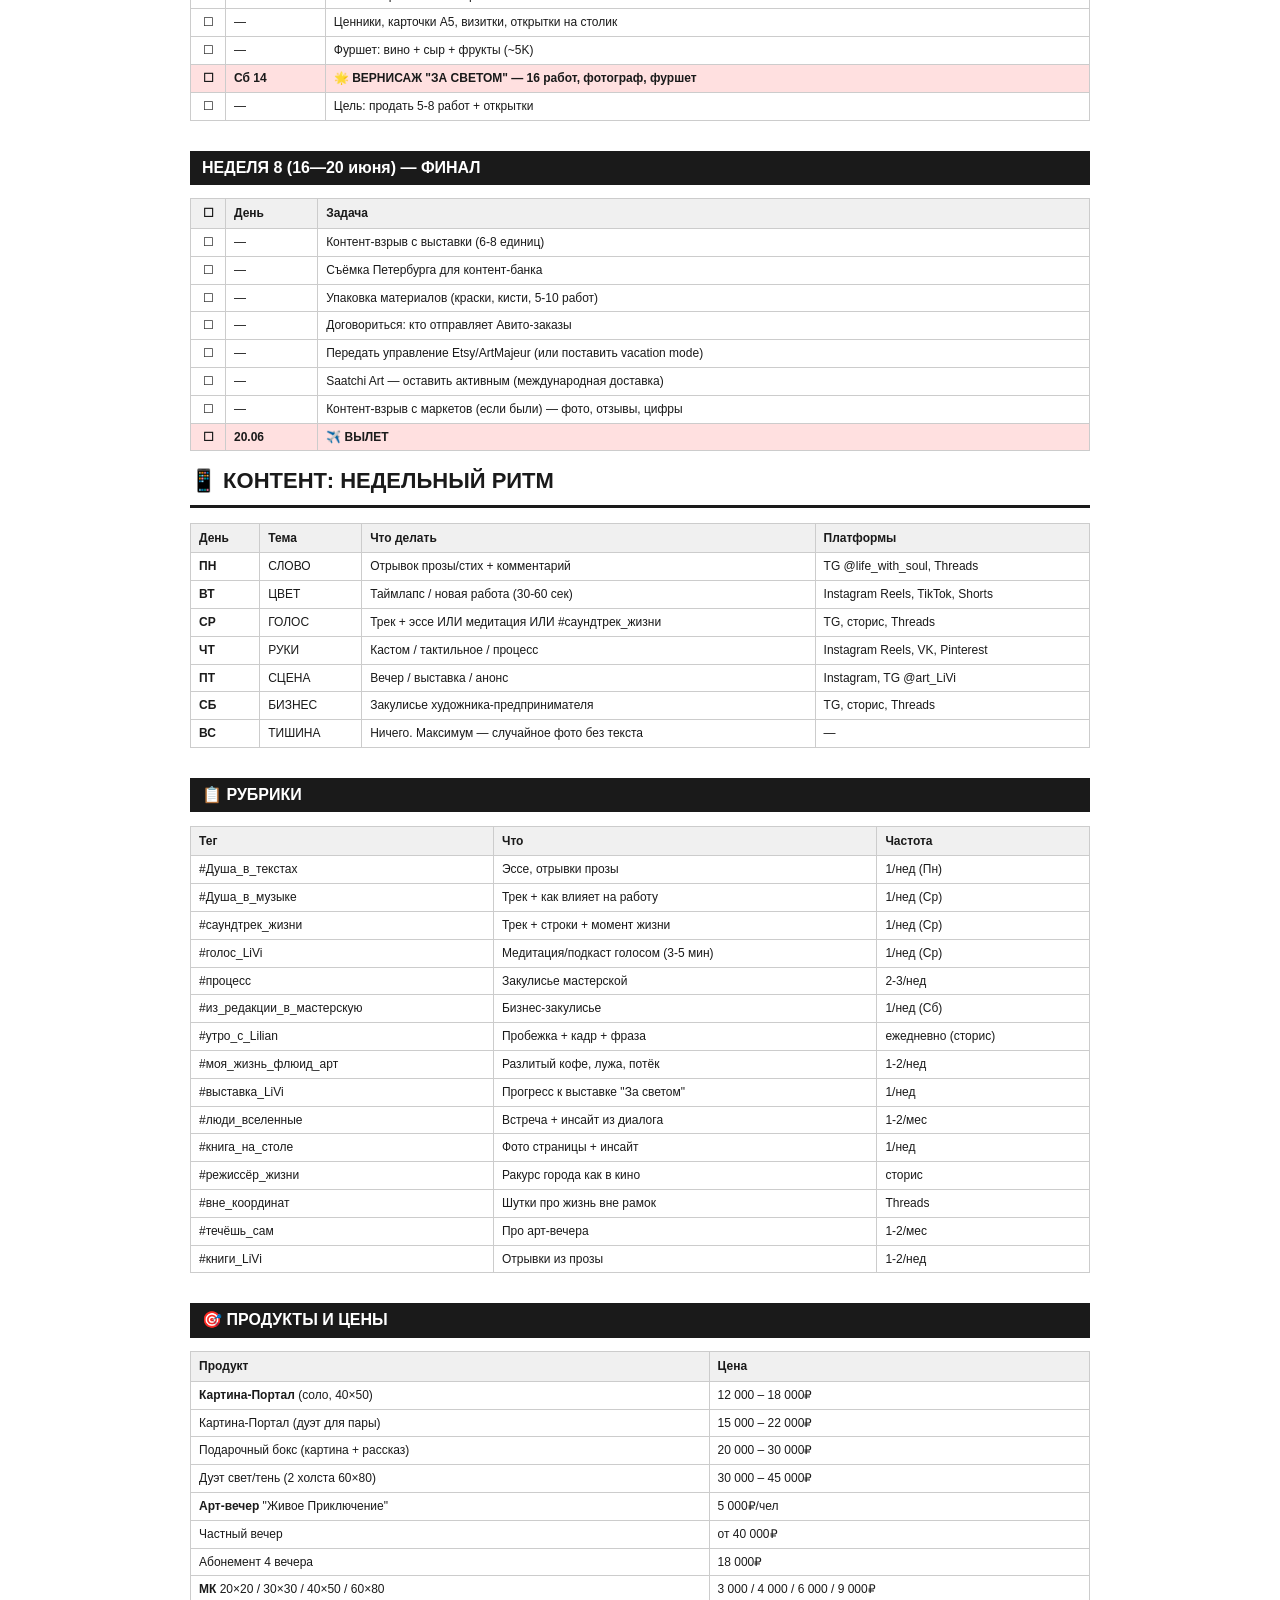
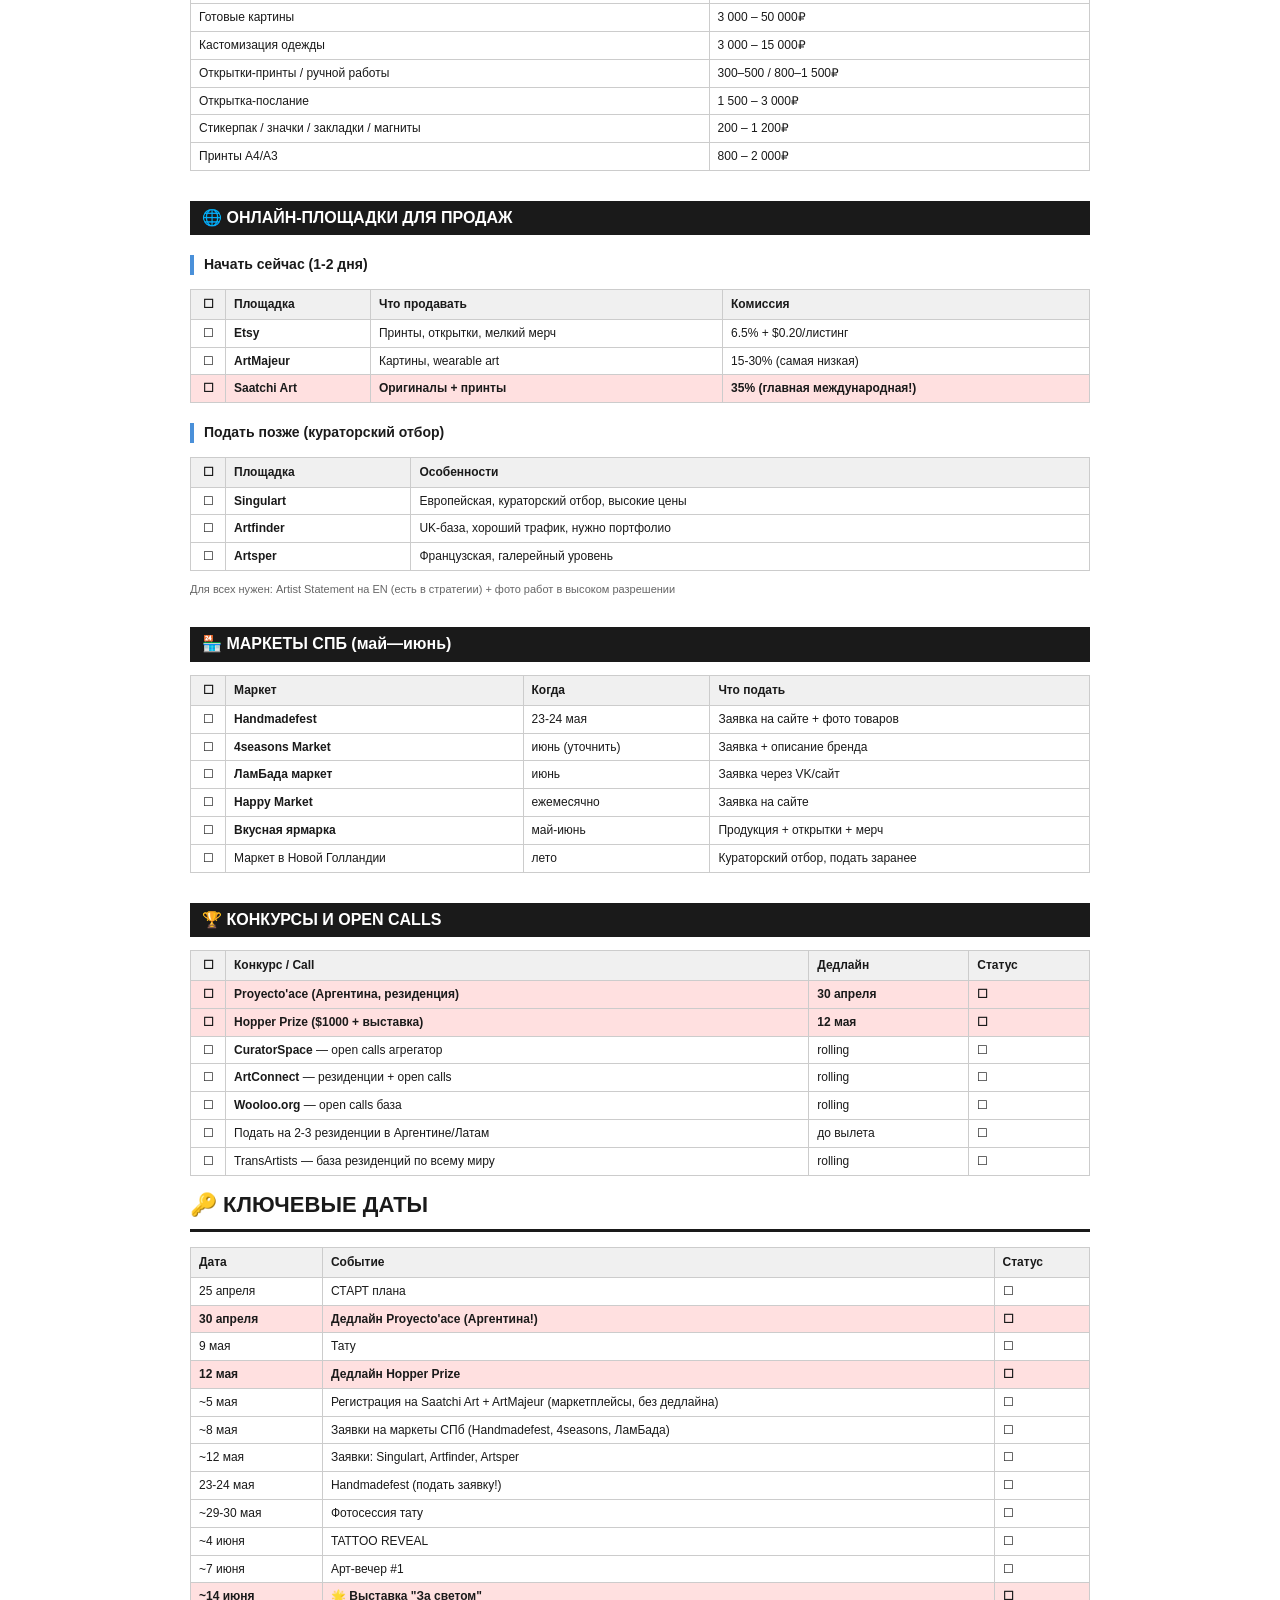
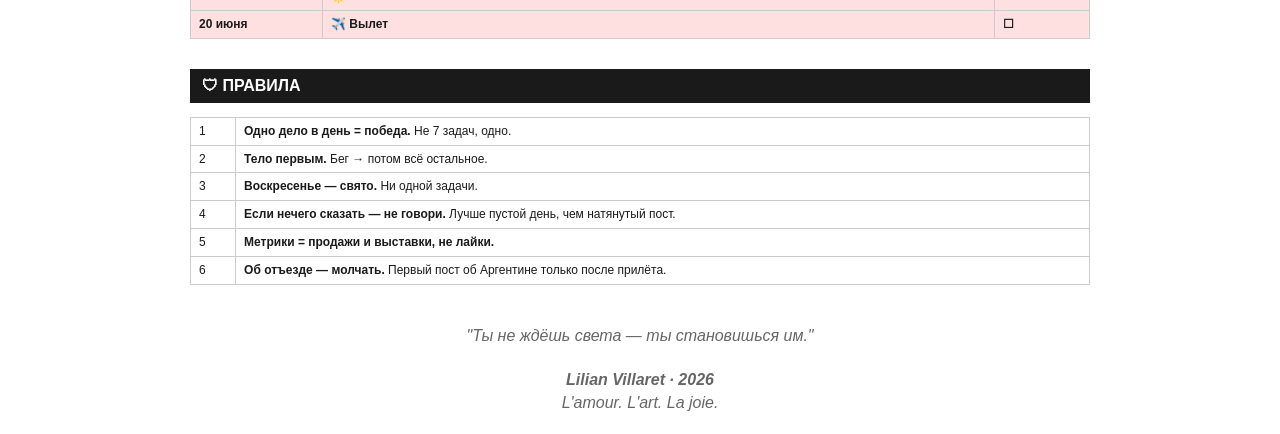
<file: PLAN_PRINT.html>
<!DOCTYPE html>
<html lang="ru">
<head>
<meta charset="UTF-8">
<title>Lilian Villaret — План действий (для печати)</title>
<style>
  @media print {
    body { font-size: 11px; }
    .page-break { page-break-before: always; }
    .no-print { display: none; }
  }
  body { font-family: 'Segoe UI', Arial, sans-serif; max-width: 900px; margin: 20px auto; padding: 0 20px; color: #1a1a1a; line-height: 1.4; }
  h1 { font-size: 22px; border-bottom: 3px solid #1a1a1a; padding-bottom: 8px; }
  h2 { font-size: 16px; background: #1a1a1a; color: #fff; padding: 6px 12px; margin-top: 30px; }
  h3 { font-size: 14px; border-left: 4px solid #4a90d9; padding-left: 10px; margin-top: 20px; }
  table { width: 100%; border-collapse: collapse; margin: 10px 0; font-size: 12px; }
  th { background: #f0f0f0; text-align: left; padding: 6px 8px; border: 1px solid #ccc; font-weight: 600; }
  td { padding: 5px 8px; border: 1px solid #ccc; vertical-align: top; }
  .check { width: 18px; text-align: center; }
  .week-header { background: #e8f0fe; font-weight: 700; }
  .daily { background: #fff9e6; }
  .highlight { background: #ffe0e0; font-weight: 600; }
  .motto { text-align: center; font-style: italic; color: #666; margin: 15px 0; font-size: 13px; }
  .download-btn { display: inline-block; background: #1a1a1a; color: #fff; padding: 12px 24px; text-decoration: none; border-radius: 6px; margin: 10px 5px; font-size: 14px; }
  .download-btn:hover { background: #333; }
</style>
</head>
<body>

<div class="no-print" style="text-align:center; margin-bottom: 30px;">
  <h1>Lilian Villaret — Файлы для печати</h1>
  <p>Нажми Ctrl+P (или Cmd+P) чтобы распечатать эту страницу</p>
  <a href="/STRATEGY_v3.md" class="download-btn">Скачать стратегию (.md)</a>
  <a href="/CONTENT_PLAN_v2.md" class="download-btn">Скачать контент-план (.md)</a>
</div>

<h1>📋 ПЛАН ДЕЙСТВИЙ: 25 апреля — 20 июня 2026</h1>
<p class="motto">"Я не шла за светом — я шла за собой" · L'amour. L'art. La joie.</p>

<h2>⏰ ЕЖЕДНЕВНО (каждый день кроме воскресенья)</h2>
<table>
  <tr><th class="check">☐</th><th>Задача</th><th>Время</th></tr>
  <tr class="daily"><td class="check">☐</td><td>Утренний бег по Петроградке + сторис #утро_с_Lilian</td><td>20-30 мин</td></tr>
  <tr class="daily"><td class="check">☐</td><td>Рисование (1 картина в неделю для выставки!)</td><td>30-60 мин</td></tr>
  <tr class="daily"><td class="check">☐</td><td>Насмотренность (Pinterest, Behance, галереи)</td><td>15 мин</td></tr>
  <tr class="daily"><td class="check">☐</td><td>Испанский (Duolingo / YouTube)</td><td>20 мин</td></tr>
  <tr class="daily"><td class="check">☐</td><td>Сторис (утро + день + вечер)</td><td>10 мин</td></tr>
</table>

<h2>НЕДЕЛЯ 1 (25 апреля — 1 мая) — ПЕРЕЗАПУСК</h2>
<table>
  <tr><th class="check">☐</th><th>День</th><th>Задача</th></tr>
  <tr><td class="check">☐</td><td>Пт 25</td><td>Обновить bio во всех соцсетях</td></tr>
  <tr><td class="check">☐</td><td>Пт 25</td><td>Заморозить лишние площадки (заглушка "скоро вернусь")</td></tr>
  <tr><td class="check">☐</td><td>Пт 25</td><td>Организовать домашнюю мастерскую (стол + плёнка + свет)</td></tr>
  <tr><td class="check">☐</td><td>Пт 25</td><td>Установить Procreate на iPad</td></tr>
  <tr><td class="check">☐</td><td>Пт 25</td><td>Пост #саундтрек_жизни — Летяга "Буду здесь"</td></tr>
  <tr><td class="check">☐</td><td>Сб 26</td><td>Инвентаризация всех картин (размер, серия, цена)</td></tr>
  <tr><td class="check">☐</td><td>Сб 26</td><td>Съёмка 10 лучших работ (3 ракурса + видео процесса)</td></tr>
  <tr><td class="check">☐</td><td>Сб 26</td><td>Загрузить на сайт</td></tr>
  <tr><td class="check">☐</td><td>Сб 26</td><td>Пост #из_редакции_в_мастерскую</td></tr>
  <tr class="highlight"><td class="check">☐</td><td>Пн 28</td><td>СРОЧНО: подготовить заявку Proyecto'ace (дедлайн 30.04!)</td></tr>
  <tr><td class="check">☐</td><td>Пн 28</td><td>Пост-манифест "Вся моя жизнь — флюид-арт"</td></tr>
  <tr class="highlight"><td class="check">☐</td><td>Ср 30</td><td>ОТПРАВИТЬ заявку Proyecto'ace!</td></tr>
  <tr><td class="check">☐</td><td>Ср 30</td><td>Подготовить PDF-портфолио (10 работ + CV + Artist Statement)</td></tr>
  <tr><td class="check">☐</td><td>Чт 01</td><td>Обход 2-3 крафтовых магазинов на Петроградке</td></tr>
  <tr><td class="check">☐</td><td>Чт 01</td><td>Зарегистрироваться на Etsy (принты + открытки) — самый простой старт</td></tr>
  <tr><td class="check">☐</td><td>Чт 01</td><td>Зарегистрироваться на ArtMajeur (низкая комиссия, без жёсткого отбора)</td></tr>
</table>

<h2>НЕДЕЛЯ 2 (2—8 мая) — АВИТО + КОНТЕНТ + ОНЛАЙН-ПЛОЩАДКИ</h2>
<table>
  <tr><th class="check">☐</th><th>День</th><th>Задача</th></tr>
  <tr><td class="check">☐</td><td>Пт 02</td><td>Рилс: таймлапс создания работы</td></tr>
  <tr><td class="check">☐</td><td>Пт 02</td><td>Пост #книги_LiVi — отрывок из "Оттенков любви"</td></tr>
  <tr><td class="check">☐</td><td>Сб 03</td><td>Пост #из_редакции_в_мастерскую</td></tr>
  <tr><td class="check">☐</td><td>Пн 05</td><td>Карусель: 10 работ с ценами + "Эти картины ищут дом"</td></tr>
  <tr><td class="check">☐</td><td>Пн 05</td><td>5-10 объявлений на Авито с фото</td></tr>
  <tr><td class="check">☐</td><td>Пн 05</td><td>Зарегистрироваться на Saatchi Art (VPN + паспорт для верификации)</td></tr>
  <tr><td class="check">☐</td><td>Пн 05</td><td>Загрузить 5-10 работ на Saatchi Art + ArtMajeur (фото мин. 1500×1200px!)</td></tr>
  <tr><td class="check">☐</td><td>Вт 06</td><td>Рилс "Как я восстанавливаюсь"</td></tr>
  <tr><td class="check">☐</td><td>Ср 07</td><td>Пост #саундтрек_жизни — "Сердце феникса" (Essecer)</td></tr>
  <tr><td class="check">☐</td><td>Ср 07</td><td>Заявки в 12 арт-пространств СПб (персональные письма + PDF)</td></tr>
  <tr><td class="check">☐</td><td>Чт 08</td><td>Написать в Британские Пекарни (коммерческое предложение)</td></tr>
  <tr><td class="check">☐</td><td>Чт 08</td><td>Подать заявку на маркеты СПб: Handmadefest, 4seasons, ЛамБада маркет</td></tr>
</table>

<h2>НЕДЕЛЯ 3 (9—15 мая) — ТАТУ + ЗАЯВКИ</h2>
<table>
  <tr><th class="check">☐</th><th>День</th><th>Задача</th></tr>
  <tr class="highlight"><td class="check">☐</td><td>Пт 09</td><td>🔥 ТАТУ (сторис процесса, НЕ финал)</td></tr>
  <tr><td class="check">☐</td><td>Пт 09</td><td>Запуск челленджа "21 день с Lilian"</td></tr>
  <tr><td class="check">☐</td><td>Сб 10</td><td>Threads: "Линии на теле складываются в язык. Скоро покажу."</td></tr>
  <tr class="highlight"><td class="check">☐</td><td>Пн 12</td><td>ОТПРАВИТЬ заявку Hopper Prize (дедлайн!)</td></tr>
  <tr><td class="check">☐</td><td>Пн 12</td><td>Пост #Душа_в_текстах — "Будь. Сияй. Звучи!"</td></tr>
  <tr><td class="check">☐</td><td>Вт 13</td><td>Рилс: таймлапс новой работы</td></tr>
  <tr><td class="check">☐</td><td>Ср 14</td><td>Первая мини-медитация #голос_LiVi (3 мин)</td></tr>
  <tr><td class="check">☐</td><td>Чт 15</td><td>Пост #выставка_LiVi — "Подала заявки в 12 пространств"</td></tr>
  <tr><td class="check">☐</td><td>—</td><td>Подать на 2-3 international open calls (CuratorSpace, ArtConnect, Wooloo)</td></tr>
  <tr><td class="check">☐</td><td>—</td><td>Подать заявки: Singulart, Artfinder, Artsper (кураторский отбор)</td></tr>
  <tr><td class="check">☐</td><td>—</td><td>Написать 3 закрепа и опубликовать</td></tr>
  <tr><td class="check">☐</td><td>—</td><td>Подать заявку на маркеты: Ламбада-маркет (июнь), Happy Market, Вкусная ярмарка</td></tr>
</table>

<h2>НЕДЕЛЯ 4 (16—22 мая) — НАБОР НА ВЕЧЕР</h2>
<table>
  <tr><th class="check">☐</th><th>День</th><th>Задача</th></tr>
  <tr><td class="check">☐</td><td>Пн 19</td><td>Пост #люди_вселенные — история встречи</td></tr>
  <tr><td class="check">☐</td><td>Вт 20</td><td>Рилс: кастомизация (до/после)</td></tr>
  <tr><td class="check">☐</td><td>Ср 21</td><td>Пост #Душа_в_музыке — Übel "Буря"</td></tr>
  <tr><td class="check">☐</td><td>Чт 22</td><td>Афиша арт-вечера (дата, формат, цена)</td></tr>
  <tr><td class="check">☐</td><td>Пт 23</td><td>Рилс: цитата из прозы на фоне картины</td></tr>
  <tr><td class="check">☐</td><td>Сб 24</td><td>Набор участниц: личные сообщения + "приведи подругу"</td></tr>
  <tr><td class="check">☐</td><td>—</td><td>Найти площадку + фотографа + кафе для бартера</td></tr>
  <tr><td class="check">☐</td><td>—</td><td>Обновить товары на Etsy/ArtMajeur/Saatchi (новые работы за 2 недели)</td></tr>
  <tr><td class="check">☐</td><td>—</td><td>Контент: Пн-слово, Вт-рилс, Ср-голос, Чт-руки, Пт-сцена, Сб-бизнес</td></tr>
</table>

<h2>НЕДЕЛЯ 5 (23—29 мая) — ФОТОСЕССИЯ ТАТУ</h2>
<table>
  <tr><th class="check">☐</th><th>День</th><th>Задача</th></tr>
  <tr><td class="check">☐</td><td>Пн 26</td><td>Пост #книга_на_столе — Кандинский + инсайт</td></tr>
  <tr><td class="check">☐</td><td>Вт 27</td><td>Рилс: "Дуэт свет/тень"</td></tr>
  <tr><td class="check">☐</td><td>Ср 28</td><td>Threads: #режиссёр_жизни</td></tr>
  <tr class="highlight"><td class="check">☐</td><td>Чт-Пт</td><td>📸 ФОТОСЕССИЯ ТАТУ (Neon Slayer vibe)</td></tr>
  <tr><td class="check">☐</td><td>Сб 31</td><td>Сторис: закулисье фотосессии (тизер)</td></tr>
  <tr><td class="check">☐</td><td>—</td><td>Оставить открытки/магниты в крафтовых магазинах</td></tr>
  <tr><td class="check">☐</td><td>—</td><td>Контент: Пн-слово, Вт-рилс, Ср-голос, Чт-руки, Пт-сцена, Сб-бизнес</td></tr>
  <tr><td class="check">☐</td><td>—</td><td>Проверить статус заявок на Singulart/Artfinder/Artsper</td></tr>
</table>

<h2>НЕДЕЛЯ 6 (2—8 июня) — TATTOO REVEAL + ВЕЧЕР</h2>
<table>
  <tr><th class="check">☐</th><th>День</th><th>Задача</th></tr>
  <tr><td class="check">☐</td><td>Пн 02</td><td>Тизер в сторис: "Покажу то, что ношу на теле"</td></tr>
  <tr><td class="check">☐</td><td>Вт 03</td><td>Рилс: процесс новой работы</td></tr>
  <tr class="highlight"><td class="check">☐</td><td>Ср 04</td><td>💥 TATTOO REVEAL — карусель + лонгрид + рилс</td></tr>
  <tr><td class="check">☐</td><td>Чт 05</td><td>TG: полная история символов тату</td></tr>
  <tr><td class="check">☐</td><td>Пт 06</td><td>Pinterest: 5 пинов с фотосессии</td></tr>
  <tr class="highlight"><td class="check">☐</td><td>Сб 07</td><td>🌟 АРТ-ВЕЧЕР #1 (фотограф снимает всё!)</td></tr>
  <tr><td class="check">☐</td><td>—</td><td>Контент: Пн-слово, Вт-рилс, Ср-голос, Чт-руки, Пт-сцена, Сб-бизнес</td></tr>
  <tr><td class="check">☐</td><td>—</td><td>Участие в маркете (Handmadefest / 4seasons / ЛамБада — если одобрили)</td></tr>
</table>

<h2>НЕДЕЛЯ 7 (9—15 июня) — 🌟 ВЫСТАВКА "ЗА СВЕТОМ"</h2>
<table>
  <tr><th class="check">☐</th><th>День</th><th>Задача</th></tr>
  <tr><td class="check">☐</td><td>Пн 09</td><td>Анонс: афиша "За светом" + строка из песни</td></tr>
  <tr><td class="check">☐</td><td>Вт 10</td><td>Сторис: подготовка, развеска, нервничаю</td></tr>
  <tr><td class="check">☐</td><td>Ср 11</td><td>Threads: "Через 3 дня покажу всё. Волнуюсь."</td></tr>
  <tr><td class="check">☐</td><td>—</td><td>Финализировать все 16 работ</td></tr>
  <tr><td class="check">☐</td><td>—</td><td>Ценники, карточки A5, визитки, открытки на столик</td></tr>
  <tr><td class="check">☐</td><td>—</td><td>Фуршет: вино + сыр + фрукты (~5K)</td></tr>
  <tr class="highlight"><td class="check">☐</td><td>Сб 14</td><td>🌟 ВЕРНИСАЖ "ЗА СВЕТОМ" — 16 работ, фотограф, фуршет</td></tr>
  <tr><td class="check">☐</td><td>—</td><td>Цель: продать 5-8 работ + открытки</td></tr>
</table>

<h2>НЕДЕЛЯ 8 (16—20 июня) — ФИНАЛ</h2>
<table>
  <tr><th class="check">☐</th><th>День</th><th>Задача</th></tr>
  <tr><td class="check">☐</td><td>—</td><td>Контент-взрыв с выставки (6-8 единиц)</td></tr>
  <tr><td class="check">☐</td><td>—</td><td>Съёмка Петербурга для контент-банка</td></tr>
  <tr><td class="check">☐</td><td>—</td><td>Упаковка материалов (краски, кисти, 5-10 работ)</td></tr>
  <tr><td class="check">☐</td><td>—</td><td>Договориться: кто отправляет Авито-заказы</td></tr>
  <tr><td class="check">☐</td><td>—</td><td>Передать управление Etsy/ArtMajeur (или поставить vacation mode)</td></tr>
  <tr><td class="check">☐</td><td>—</td><td>Saatchi Art — оставить активным (международная доставка)</td></tr>
  <tr><td class="check">☐</td><td>—</td><td>Контент-взрыв с маркетов (если были) — фото, отзывы, цифры</td></tr>
  <tr class="highlight"><td class="check">☐</td><td>20.06</td><td>✈️ ВЫЛЕТ</td></tr>
</table>

<div class="page-break"></div>

<h1>📱 КОНТЕНТ: НЕДЕЛЬНЫЙ РИТМ</h1>
<table>
  <tr><th>День</th><th>Тема</th><th>Что делать</th><th>Платформы</th></tr>
  <tr><td><strong>ПН</strong></td><td>СЛОВО</td><td>Отрывок прозы/стих + комментарий</td><td>TG @life_with_soul, Threads</td></tr>
  <tr><td><strong>ВТ</strong></td><td>ЦВЕТ</td><td>Таймлапс / новая работа (30-60 сек)</td><td>Instagram Reels, TikTok, Shorts</td></tr>
  <tr><td><strong>СР</strong></td><td>ГОЛОС</td><td>Трек + эссе ИЛИ медитация ИЛИ #саундтрек_жизни</td><td>TG, сторис, Threads</td></tr>
  <tr><td><strong>ЧТ</strong></td><td>РУКИ</td><td>Кастом / тактильное / процесс</td><td>Instagram Reels, VK, Pinterest</td></tr>
  <tr><td><strong>ПТ</strong></td><td>СЦЕНА</td><td>Вечер / выставка / анонс</td><td>Instagram, TG @art_LiVi</td></tr>
  <tr><td><strong>СБ</strong></td><td>БИЗНЕС</td><td>Закулисье художника-предпринимателя</td><td>TG, сторис, Threads</td></tr>
  <tr><td><strong>ВС</strong></td><td>ТИШИНА</td><td>Ничего. Максимум — случайное фото без текста</td><td>—</td></tr>
</table>

<h2>📋 РУБРИКИ</h2>
<table>
  <tr><th>Тег</th><th>Что</th><th>Частота</th></tr>
  <tr><td>#Душа_в_текстах</td><td>Эссе, отрывки прозы</td><td>1/нед (Пн)</td></tr>
  <tr><td>#Душа_в_музыке</td><td>Трек + как влияет на работу</td><td>1/нед (Ср)</td></tr>
  <tr><td>#саундтрек_жизни</td><td>Трек + строки + момент жизни</td><td>1/нед (Ср)</td></tr>
  <tr><td>#голос_LiVi</td><td>Медитация/подкаст голосом (3-5 мин)</td><td>1/нед (Ср)</td></tr>
  <tr><td>#процесс</td><td>Закулисье мастерской</td><td>2-3/нед</td></tr>
  <tr><td>#из_редакции_в_мастерскую</td><td>Бизнес-закулисье</td><td>1/нед (Сб)</td></tr>
  <tr><td>#утро_с_Lilian</td><td>Пробежка + кадр + фраза</td><td>ежедневно (сторис)</td></tr>
  <tr><td>#моя_жизнь_флюид_арт</td><td>Разлитый кофе, лужа, потёк</td><td>1-2/нед</td></tr>
  <tr><td>#выставка_LiVi</td><td>Прогресс к выставке "За светом"</td><td>1/нед</td></tr>
  <tr><td>#люди_вселенные</td><td>Встреча + инсайт из диалога</td><td>1-2/мес</td></tr>
  <tr><td>#книга_на_столе</td><td>Фото страницы + инсайт</td><td>1/нед</td></tr>
  <tr><td>#режиссёр_жизни</td><td>Ракурс города как в кино</td><td>сторис</td></tr>
  <tr><td>#вне_координат</td><td>Шутки про жизнь вне рамок</td><td>Threads</td></tr>
  <tr><td>#течёшь_сам</td><td>Про арт-вечера</td><td>1-2/мес</td></tr>
  <tr><td>#книги_LiVi</td><td>Отрывки из прозы</td><td>1-2/нед</td></tr>
</table>

<h2>🎯 ПРОДУКТЫ И ЦЕНЫ</h2>
<table>
  <tr><th>Продукт</th><th>Цена</th></tr>
  <tr><td><strong>Картина-Портал</strong> (соло, 40×50)</td><td>12 000 – 18 000₽</td></tr>
  <tr><td>Картина-Портал (дуэт для пары)</td><td>15 000 – 22 000₽</td></tr>
  <tr><td>Подарочный бокс (картина + рассказ)</td><td>20 000 – 30 000₽</td></tr>
  <tr><td>Дуэт свет/тень (2 холста 60×80)</td><td>30 000 – 45 000₽</td></tr>
  <tr><td><strong>Арт-вечер</strong> "Живое Приключение"</td><td>5 000₽/чел</td></tr>
  <tr><td>Частный вечер</td><td>от 40 000₽</td></tr>
  <tr><td>Абонемент 4 вечера</td><td>18 000₽</td></tr>
  <tr><td><strong>МК</strong> 20×20 / 30×30 / 40×50 / 60×80</td><td>3 000 / 4 000 / 6 000 / 9 000₽</td></tr>
  <tr><td>Готовые картины</td><td>3 000 – 50 000₽</td></tr>
  <tr><td>Кастомизация одежды</td><td>3 000 – 15 000₽</td></tr>
  <tr><td>Открытки-принты / ручной работы</td><td>300–500 / 800–1 500₽</td></tr>
  <tr><td>Открытка-послание</td><td>1 500 – 3 000₽</td></tr>
  <tr><td>Стикерпак / значки / закладки / магниты</td><td>200 – 1 200₽</td></tr>
  <tr><td>Принты A4/A3</td><td>800 – 2 000₽</td></tr>
</table>

<h2>🌐 ОНЛАЙН-ПЛОЩАДКИ ДЛЯ ПРОДАЖ</h2>
<h3>Начать сейчас (1-2 дня)</h3>
<table>
  <tr><th class="check">☐</th><th>Площадка</th><th>Что продавать</th><th>Комиссия</th></tr>
  <tr><td class="check">☐</td><td><strong>Etsy</strong></td><td>Принты, открытки, мелкий мерч</td><td>6.5% + $0.20/листинг</td></tr>
  <tr><td class="check">☐</td><td><strong>ArtMajeur</strong></td><td>Картины, wearable art</td><td>15-30% (самая низкая)</td></tr>
  <tr class="highlight"><td class="check">☐</td><td><strong>Saatchi Art</strong></td><td>Оригиналы + принты</td><td>35% (главная международная!)</td></tr>
</table>
<h3>Подать позже (кураторский отбор)</h3>
<table>
  <tr><th class="check">☐</th><th>Площадка</th><th>Особенности</th></tr>
  <tr><td class="check">☐</td><td><strong>Singulart</strong></td><td>Европейская, кураторский отбор, высокие цены</td></tr>
  <tr><td class="check">☐</td><td><strong>Artfinder</strong></td><td>UK-база, хороший трафик, нужно портфолио</td></tr>
  <tr><td class="check">☐</td><td><strong>Artsper</strong></td><td>Французская, галерейный уровень</td></tr>
</table>
<p style="font-size:11px; color:#666;">Для всех нужен: Artist Statement на EN (есть в стратегии) + фото работ в высоком разрешении</p>

<h2>🏪 МАРКЕТЫ СПБ (май—июнь)</h2>
<table>
  <tr><th class="check">☐</th><th>Маркет</th><th>Когда</th><th>Что подать</th></tr>
  <tr><td class="check">☐</td><td><strong>Handmadefest</strong></td><td>23-24 мая</td><td>Заявка на сайте + фото товаров</td></tr>
  <tr><td class="check">☐</td><td><strong>4seasons Market</strong></td><td>июнь (уточнить)</td><td>Заявка + описание бренда</td></tr>
  <tr><td class="check">☐</td><td><strong>ЛамБада маркет</strong></td><td>июнь</td><td>Заявка через VK/сайт</td></tr>
  <tr><td class="check">☐</td><td><strong>Happy Market</strong></td><td>ежемесячно</td><td>Заявка на сайте</td></tr>
  <tr><td class="check">☐</td><td><strong>Вкусная ярмарка</strong></td><td>май-июнь</td><td>Продукция + открытки + мерч</td></tr>
  <tr><td class="check">☐</td><td>Маркет в Новой Голландии</td><td>лето</td><td>Кураторский отбор, подать заранее</td></tr>
</table>

<h2>🏆 КОНКУРСЫ И OPEN CALLS</h2>
<table>
  <tr><th class="check">☐</th><th>Конкурс / Call</th><th>Дедлайн</th><th>Статус</th></tr>
  <tr class="highlight"><td class="check">☐</td><td><strong>Proyecto'ace</strong> (Аргентина, резиденция)</td><td>30 апреля</td><td>☐</td></tr>
  <tr class="highlight"><td class="check">☐</td><td><strong>Hopper Prize</strong> ($1000 + выставка)</td><td>12 мая</td><td>☐</td></tr>
  <tr><td class="check">☐</td><td><strong>CuratorSpace</strong> — open calls агрегатор</td><td>rolling</td><td>☐</td></tr>
  <tr><td class="check">☐</td><td><strong>ArtConnect</strong> — резиденции + open calls</td><td>rolling</td><td>☐</td></tr>
  <tr><td class="check">☐</td><td><strong>Wooloo.org</strong> — open calls база</td><td>rolling</td><td>☐</td></tr>
  <tr><td class="check">☐</td><td>Подать на 2-3 резиденции в Аргентине/Латам</td><td>до вылета</td><td>☐</td></tr>
  <tr><td class="check">☐</td><td>TransArtists — база резиденций по всему миру</td><td>rolling</td><td>☐</td></tr>
</table>

<div class="page-break"></div>

<h1>🔑 КЛЮЧЕВЫЕ ДАТЫ</h1>
<table>
  <tr><th>Дата</th><th>Событие</th><th>Статус</th></tr>
  <tr><td>25 апреля</td><td>СТАРТ плана</td><td>☐</td></tr>
  <tr class="highlight"><td>30 апреля</td><td>Дедлайн Proyecto'ace (Аргентина!)</td><td>☐</td></tr>
  <tr><td>9 мая</td><td>Тату</td><td>☐</td></tr>
  <tr class="highlight"><td>12 мая</td><td>Дедлайн Hopper Prize</td><td>☐</td></tr>
  <tr><td>~5 мая</td><td>Регистрация на Saatchi Art + ArtMajeur (маркетплейсы, без дедлайна)</td><td>☐</td></tr>
  <tr><td>~8 мая</td><td>Заявки на маркеты СПб (Handmadefest, 4seasons, ЛамБада)</td><td>☐</td></tr>
  <tr><td>~12 мая</td><td>Заявки: Singulart, Artfinder, Artsper</td><td>☐</td></tr>
  <tr><td>23-24 мая</td><td>Handmadefest (подать заявку!)</td><td>☐</td></tr>
  <tr><td>~29-30 мая</td><td>Фотосессия тату</td><td>☐</td></tr>
  <tr><td>~4 июня</td><td>TATTOO REVEAL</td><td>☐</td></tr>
  <tr><td>~7 июня</td><td>Арт-вечер #1</td><td>☐</td></tr>
  <tr class="highlight"><td>~14 июня</td><td>🌟 Выставка "За светом"</td><td>☐</td></tr>
  <tr class="highlight"><td>20 июня</td><td>✈️ Вылет</td><td>☐</td></tr>
</table>

<h2>🛡 ПРАВИЛА</h2>
<table>
  <tr><td>1</td><td><strong>Одно дело в день = победа.</strong> Не 7 задач, одно.</td></tr>
  <tr><td>2</td><td><strong>Тело первым.</strong> Бег → потом всё остальное.</td></tr>
  <tr><td>3</td><td><strong>Воскресенье — свято.</strong> Ни одной задачи.</td></tr>
  <tr><td>4</td><td><strong>Если нечего сказать — не говори.</strong> Лучше пустой день, чем натянутый пост.</td></tr>
  <tr><td>5</td><td><strong>Метрики = продажи и выставки, не лайки.</strong></td></tr>
  <tr><td>6</td><td><strong>Об отъезде — молчать.</strong> Первый пост об Аргентине только после прилёта.</td></tr>
</table>

<p class="motto" style="margin-top: 40px; font-size: 16px;">
  "Ты не ждёшь света — ты становишься им."<br><br>
  <strong>Lilian Villaret · 2026</strong><br>
  L'amour. L'art. La joie.
</p>

</body>
</html>
</file>
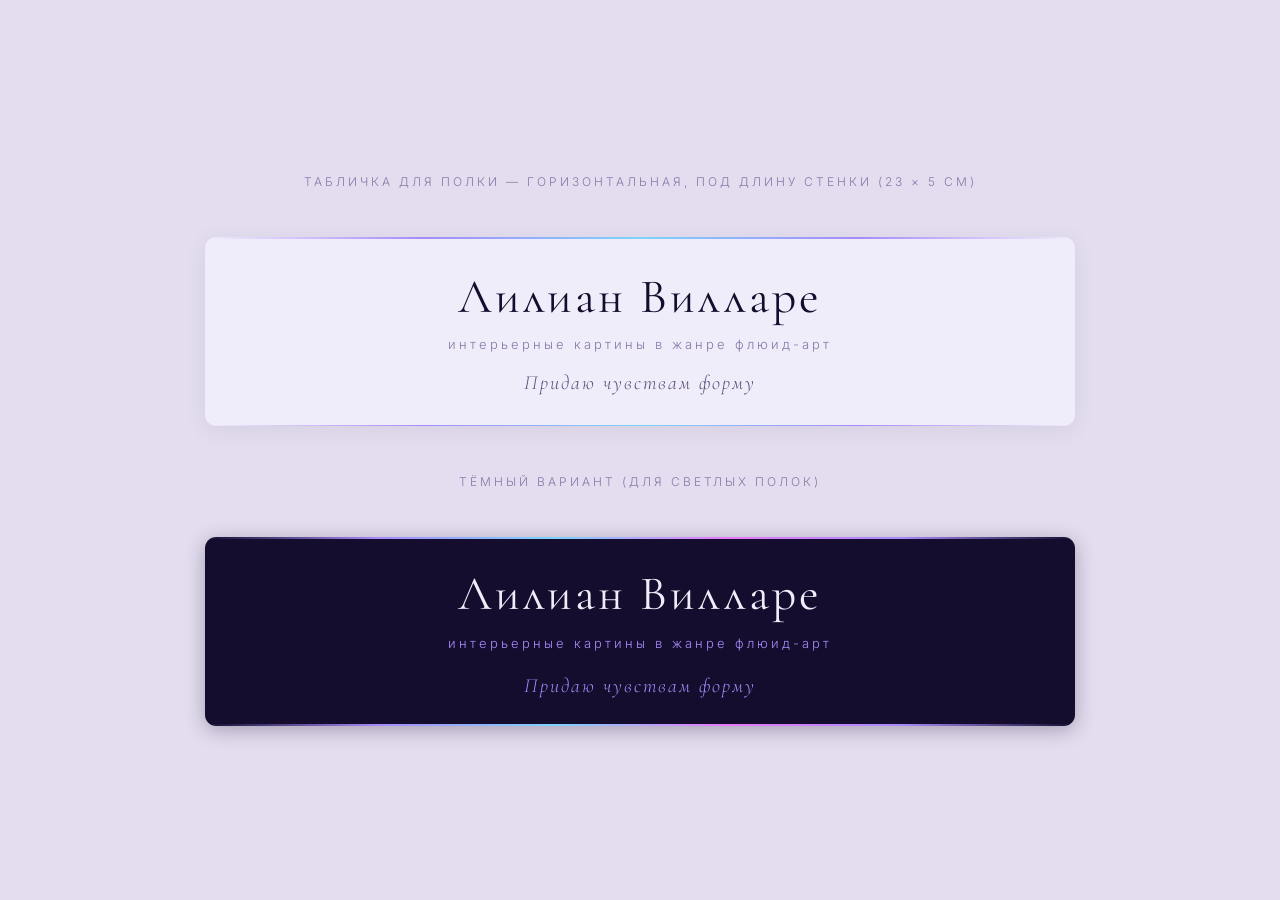
<file: shelf-brand-sign.html>
<!DOCTYPE html>
<html lang="ru">
<head>
<meta charset="UTF-8">
<meta name="viewport" content="width=device-width, initial-scale=1.0">
<title>Табличка для полки — Lilian Villaret</title>
<link href="https://fonts.googleapis.com/css2?family=Cormorant+Garamond:ital,wght@0,300;0,400;0,500;0,600;1,300;1,400&family=Inter:wght@200;300;400;500&display=swap" rel="stylesheet">
<style>
  * { margin: 0; padding: 0; box-sizing: border-box; }

  :root {
    --bg: #F0EDFA;
    --bg-2: #E4DDEF;
    --ink: #150D2E;
    --ink-dim: #5A4D78;
    --ink-faint: #8878A8;
    --neon-violet: #A78BFA;
    --neon-sky: #7DD3FC;
    --neon-pink: #E879F9;
    --serif: 'Cormorant Garamond', 'Times New Roman', serif;
    --sans: 'Inter', -apple-system, system-ui, sans-serif;
  }

  body {
    background: var(--bg-2);
    display: flex;
    flex-direction: column;
    align-items: center;
    justify-content: center;
    min-height: 100vh;
    gap: 48px;
    padding: 40px 20px;
    font-family: var(--sans);
  }

  .label {
    font-family: var(--sans);
    font-weight: 300;
    font-size: 12px;
    letter-spacing: 3px;
    text-transform: uppercase;
    color: var(--ink-faint);
  }

  /* === ГОРИЗОНТАЛЬНАЯ — слим, под длину стенки полки (23 × 5 см) === */
  .sign-h {
    width: 230mm;
    height: 50mm;
    background: var(--bg);
    border-radius: 3mm;
    display: flex;
    flex-direction: column;
    align-items: center;
    justify-content: center;
    gap: 2.5mm;
    position: relative;
    box-shadow: 0 4px 20px rgba(90, 77, 120, 0.1);
    overflow: hidden;
  }

  .sign-h::before,
  .sign-h::after {
    content: '';
    position: absolute;
    left: 0; right: 0;
    height: 1.5px;
    background: linear-gradient(90deg, transparent, var(--neon-violet), var(--neon-sky), var(--neon-violet), transparent);
  }
  .sign-h::before { top: 0; }
  .sign-h::after { bottom: 0; }

  .sign-name {
    font-family: var(--serif);
    font-weight: 400;
    font-size: 48px;
    color: var(--ink);
    letter-spacing: 3px;
  }

  .sign-role {
    font-family: var(--sans);
    font-weight: 300;
    font-size: 13px;
    color: var(--ink-faint);
    letter-spacing: 3px;
  }

  .sign-line {
    width: 40mm;
    height: 0.5px;
    background: linear-gradient(90deg, transparent, var(--neon-violet), transparent);
  }

  .sign-slogan {
    font-family: var(--serif);
    font-weight: 300;
    font-style: italic;
    font-size: 20px;
    color: var(--ink-dim);
    letter-spacing: 2px;
  }

  /* === ВЕРТИКАЛЬНАЯ (8 × 12 см) === */
  .sign-v {
    width: 80mm;
    height: 120mm;
    background: var(--bg);
    border-radius: 3mm;
    display: flex;
    flex-direction: column;
    align-items: center;
    justify-content: center;
    gap: 4mm;
    position: relative;
    box-shadow: 0 4px 20px rgba(90, 77, 120, 0.1);
    overflow: hidden;
  }

  .sign-v::before,
  .sign-v::after {
    content: '';
    position: absolute;
    left: 0; right: 0;
    height: 1.5px;
    background: linear-gradient(90deg, transparent, var(--neon-violet), var(--neon-sky), var(--neon-violet), transparent);
  }
  .sign-v::before { top: 0; }
  .sign-v::after { bottom: 0; }

  .sign-v .sign-name {
    font-size: 36px;
    letter-spacing: 2px;
  }

  .sign-v .sign-role {
    font-size: 11px;
    letter-spacing: 3px;
  }

  .sign-v .sign-slogan {
    font-size: 16px;
    text-align: center;
    line-height: 1.6;
    padding: 0 5mm;
  }

  .sign-v .sign-manifesto {
    font-family: var(--serif);
    font-weight: 400;
    font-style: italic;
    font-size: 14px;
    color: var(--ink-dim);
    text-align: center;
    line-height: 1.7;
    padding: 0 6mm;
    border-top: 0.5px solid rgba(167, 139, 250, 0.3);
    padding-top: 3mm;
    margin-top: 1mm;
  }

  .sign-v .sign-qr-hint {
    font-family: var(--sans);
    font-weight: 300;
    font-size: 8px;
    color: var(--neon-violet);
    letter-spacing: 1.5px;
    margin-top: 2mm;
  }

  /* === ТЁМНАЯ — слим, под длину стенки полки (23 × 5 см) === */
  .sign-dark {
    width: 230mm;
    height: 50mm;
    background: var(--ink);
    border-radius: 3mm;
    display: flex;
    flex-direction: column;
    align-items: center;
    justify-content: center;
    gap: 3mm;
    position: relative;
    box-shadow: 0 4px 20px rgba(21, 13, 46, 0.3);
    overflow: hidden;
  }

  .sign-dark::before,
  .sign-dark::after {
    content: '';
    position: absolute;
    left: 0; right: 0;
    height: 1.5px;
    background: linear-gradient(90deg, transparent, var(--neon-violet), var(--neon-sky), var(--neon-pink), var(--neon-violet), transparent);
  }
  .sign-dark::before { top: 0; }
  .sign-dark::after { bottom: 0; }

  .sign-dark .sign-name {
    color: var(--bg);
  }

  .sign-dark .sign-role {
    color: var(--neon-violet);
  }

  .sign-dark .sign-line {
    background: linear-gradient(90deg, transparent, var(--neon-sky), transparent);
  }

  .sign-dark .sign-slogan {
    color: var(--neon-violet);
  }

  @media print {
    body { background: white; }
    .label { display: none; }
    .sign-h, .sign-v, .sign-dark { box-shadow: none; page-break-inside: avoid; }
  }
</style>
</head>
<body>

<div class="label">Табличка для полки &mdash; горизонтальная, под длину стенки (23 &times; 5 см)</div>
<div class="sign-h">
  <div class="sign-name">Лилиан Вилларе</div>
  <div class="sign-role">интерьерные картины в жанре флюид-арт</div>
  <div class="sign-line"></div>
  <div class="sign-slogan">Придаю чувствам форму</div>
</div>

<div class="label">Тёмный вариант (для светлых полок)</div>
<div class="sign-dark">
  <div class="sign-name">Лилиан Вилларе</div>
  <div class="sign-role">интерьерные картины в жанре флюид-арт</div>
  <div class="sign-line"></div>
  <div class="sign-slogan">Придаю чувствам форму</div>
</div>

</body>
</html>
</file>
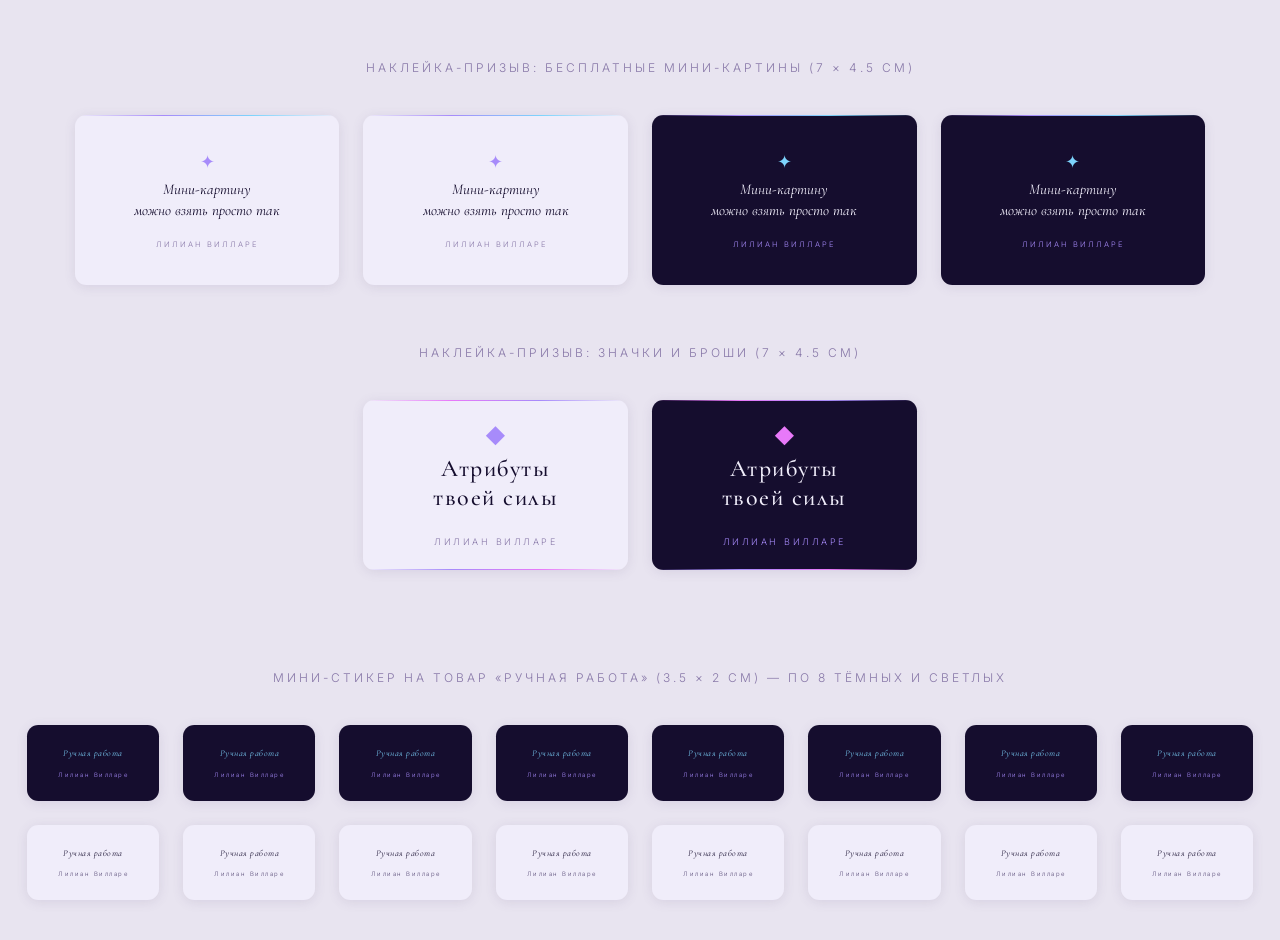
<file: shelf-stickers.html>
<!DOCTYPE html>
<html lang="ru">
<head>
<meta charset="UTF-8">
<meta name="viewport" content="width=device-width, initial-scale=1.0">
<title>Наклейки для полки — Лилиан Вилларе</title>
<link href="https://fonts.googleapis.com/css2?family=Cormorant+Garamond:ital,wght@0,300;0,400;0,500;0,600;1,300;1,400&family=Inter:wght@200;300;400;500&display=swap" rel="stylesheet">
<style>
  * { margin: 0; padding: 0; box-sizing: border-box; }
  body {
    background: #e8e4f0;
    display: flex;
    flex-direction: column;
    align-items: center;
    padding: 40px 20px;
    gap: 40px;
    font-family: 'Inter', sans-serif;
  }

  .section-label {
    font-weight: 300;
    font-size: 12px;
    letter-spacing: 3px;
    text-transform: uppercase;
    color: #8878A8;
    margin-top: 20px;
  }

  .row {
    display: flex;
    gap: 24px;
    flex-wrap: wrap;
    justify-content: center;
  }

  /* === БАЗОВЫЙ СТИКЕР === */
  .sticker {
    border-radius: 3mm;
    display: flex;
    flex-direction: column;
    align-items: center;
    justify-content: center;
    position: relative;
    overflow: hidden;
    box-shadow: 0 2px 12px rgba(90, 77, 120, 0.12);
  }

  /* === 1. "Мини-картину можно взять просто так" === */
  .sticker-free {
    width: 70mm;
    height: 45mm;
    background: #F0EDFA;
    padding: 4mm;
  }

  .sticker-free::before {
    content: '';
    position: absolute;
    top: 0; left: 0; right: 0;
    height: 1px;
    background: linear-gradient(90deg, transparent, #A78BFA, #7DD3FC, transparent);
  }

  .sticker-free .st-icon {
    font-size: 18px;
    margin-bottom: 2mm;
    color: #A78BFA;
  }

  .sticker-free .st-main {
    font-family: 'Cormorant Garamond', serif;
    font-weight: 400;
    font-style: italic;
    font-size: 15px;
    color: #150D2E;
    text-align: center;
    line-height: 1.4;
  }

  .sticker-free .st-sub {
    font-family: 'Inter', sans-serif;
    font-weight: 300;
    font-size: 7.5px;
    color: #8878A8;
    letter-spacing: 2px;
    text-transform: uppercase;
    margin-top: 5mm;          /* отступ между фразой и именем */
  }

  /* Тёмный вариант той же наклейки */
  .sticker-free.sticker-free-dark { background: #150D2E; }
  .sticker-free-dark .st-icon { color: #7DD3FC; }
  .sticker-free-dark .st-main { color: #F0EDFA; }
  .sticker-free-dark .st-sub  { color: #A78BFA; }

  /* === 2. "Атрибуты твоей силы" === */
  .sticker-power {
    width: 70mm;
    height: 45mm;
    background: #150D2E;
    padding: 4mm;
  }

  .sticker-power::before {
    content: '';
    position: absolute;
    top: 0; left: 0; right: 0;
    height: 1px;
    background: linear-gradient(90deg, transparent, #E879F9, #A78BFA, transparent);
  }

  .sticker-power::after {
    content: '';
    position: absolute;
    bottom: 0; left: 0; right: 0;
    height: 1px;
    background: linear-gradient(90deg, transparent, #A78BFA, #E879F9, transparent);
  }

  .sticker-power .st-icon {
    font-size: 20px;
    margin-bottom: 2mm;
    color: #E879F9;
  }

  .sticker-power .st-main {
    font-family: 'Cormorant Garamond', serif;
    font-weight: 500;
    font-size: 24px;
    color: #F0EDFA;
    text-align: center;
    letter-spacing: 1.5px;
    line-height: 1.2;
  }

  .sticker-power .st-sub {
    font-family: 'Inter', sans-serif;
    font-weight: 300;
    font-size: 9px;
    color: #A78BFA;
    letter-spacing: 2.5px;
    text-transform: uppercase;
    margin-top: 6mm;          /* отступ между фразой и именем */
  }

  /* Светлый вариант "Атрибуты твоей силы" */
  .sticker-power.sticker-power-light { background: #F0EDFA; }
  .sticker-power-light .st-icon { color: #A78BFA; }
  .sticker-power-light .st-main { color: #150D2E; }
  .sticker-power-light .st-sub  { color: #8878A8; }

  /* === 3. Мини-стикер на товар "Ручная работа" === */
  .sticker-mini {
    width: 35mm;
    height: 20mm;
    background: #150D2E;
    gap: 1mm;
    padding: 2mm;
  }

  .sticker-mini .st-brand {
    font-family: 'Cormorant Garamond', serif;
    font-weight: 400;
    font-style: italic;
    font-size: 9px;
    color: #7DD3FC;
    letter-spacing: 0.5px;
  }

  .sticker-mini .st-tag {
    font-family: 'Inter', sans-serif;
    font-weight: 300;
    font-size: 6px;
    color: #A78BFA;
    letter-spacing: 1.5px;
    margin-top: 2mm;          /* отступ между фразой и именем */
  }

  /* Светлый мини-стикер */
  .sticker-mini.sticker-mini-light { background: #F0EDFA; }
  .sticker-mini-light .st-brand { color: #150D2E; }
  .sticker-mini-light .st-tag   { color: #5A4D78; }

  @media print {
    body { background: white; }
    .section-label { display: none; }
    .sticker { box-shadow: none; break-inside: avoid; page-break-inside: avoid; }
    .sheet-break { break-before: page; page-break-before: always; }
  }
</style>
</head>
<body>

<div class="section-label">Наклейка-призыв: бесплатные мини-картины (7 &times; 4.5 см)</div>
<div class="row">
  <div class="sticker sticker-free">
    <div class="st-icon">&#10022;</div>
    <div class="st-main">Мини-картину<br>можно взять просто так</div>
    <div class="st-sub">Лилиан Вилларе</div>
  </div>
  <div class="sticker sticker-free">
    <div class="st-icon">&#10022;</div>
    <div class="st-main">Мини-картину<br>можно взять просто так</div>
    <div class="st-sub">Лилиан Вилларе</div>
  </div>
  <div class="sticker sticker-free sticker-free-dark">
    <div class="st-icon">&#10022;</div>
    <div class="st-main">Мини-картину<br>можно взять просто так</div>
    <div class="st-sub">Лилиан Вилларе</div>
  </div>
  <div class="sticker sticker-free sticker-free-dark">
    <div class="st-icon">&#10022;</div>
    <div class="st-main">Мини-картину<br>можно взять просто так</div>
    <div class="st-sub">Лилиан Вилларе</div>
  </div>
</div>

<div class="section-label">Наклейка-призыв: значки и броши (7 &times; 4.5 см)</div>
<div class="row">
  <div class="sticker sticker-power sticker-power-light">
    <div class="st-icon">&#9670;</div>
    <div class="st-main">Атрибуты<br>твоей силы</div>
    <div class="st-sub">Лилиан Вилларе</div>
  </div>
  <div class="sticker sticker-power">
    <div class="st-icon">&#9670;</div>
    <div class="st-main">Атрибуты<br>твоей силы</div>
    <div class="st-sub">Лилиан Вилларе</div>
  </div>
</div>

<div class="sheet-break"></div>
<div class="section-label">Мини-стикер на товар &laquo;Ручная работа&raquo; (3.5 &times; 2 см) — по 8 тёмных и светлых</div>
<div class="row">
  <div class="sticker sticker-mini"><div class="st-brand">Ручная работа</div><div class="st-tag">Лилиан Вилларе</div></div>
  <div class="sticker sticker-mini"><div class="st-brand">Ручная работа</div><div class="st-tag">Лилиан Вилларе</div></div>
  <div class="sticker sticker-mini"><div class="st-brand">Ручная работа</div><div class="st-tag">Лилиан Вилларе</div></div>
  <div class="sticker sticker-mini"><div class="st-brand">Ручная работа</div><div class="st-tag">Лилиан Вилларе</div></div>
  <div class="sticker sticker-mini"><div class="st-brand">Ручная работа</div><div class="st-tag">Лилиан Вилларе</div></div>
  <div class="sticker sticker-mini"><div class="st-brand">Ручная работа</div><div class="st-tag">Лилиан Вилларе</div></div>
  <div class="sticker sticker-mini"><div class="st-brand">Ручная работа</div><div class="st-tag">Лилиан Вилларе</div></div>
  <div class="sticker sticker-mini"><div class="st-brand">Ручная работа</div><div class="st-tag">Лилиан Вилларе</div></div>
  <div class="sticker sticker-mini sticker-mini-light"><div class="st-brand">Ручная работа</div><div class="st-tag">Лилиан Вилларе</div></div>
  <div class="sticker sticker-mini sticker-mini-light"><div class="st-brand">Ручная работа</div><div class="st-tag">Лилиан Вилларе</div></div>
  <div class="sticker sticker-mini sticker-mini-light"><div class="st-brand">Ручная работа</div><div class="st-tag">Лилиан Вилларе</div></div>
  <div class="sticker sticker-mini sticker-mini-light"><div class="st-brand">Ручная работа</div><div class="st-tag">Лилиан Вилларе</div></div>
  <div class="sticker sticker-mini sticker-mini-light"><div class="st-brand">Ручная работа</div><div class="st-tag">Лилиан Вилларе</div></div>
  <div class="sticker sticker-mini sticker-mini-light"><div class="st-brand">Ручная работа</div><div class="st-tag">Лилиан Вилларе</div></div>
  <div class="sticker sticker-mini sticker-mini-light"><div class="st-brand">Ручная работа</div><div class="st-tag">Лилиан Вилларе</div></div>
  <div class="sticker sticker-mini sticker-mini-light"><div class="st-brand">Ручная работа</div><div class="st-tag">Лилиан Вилларе</div></div>
</div>

</body>
</html>
</file>
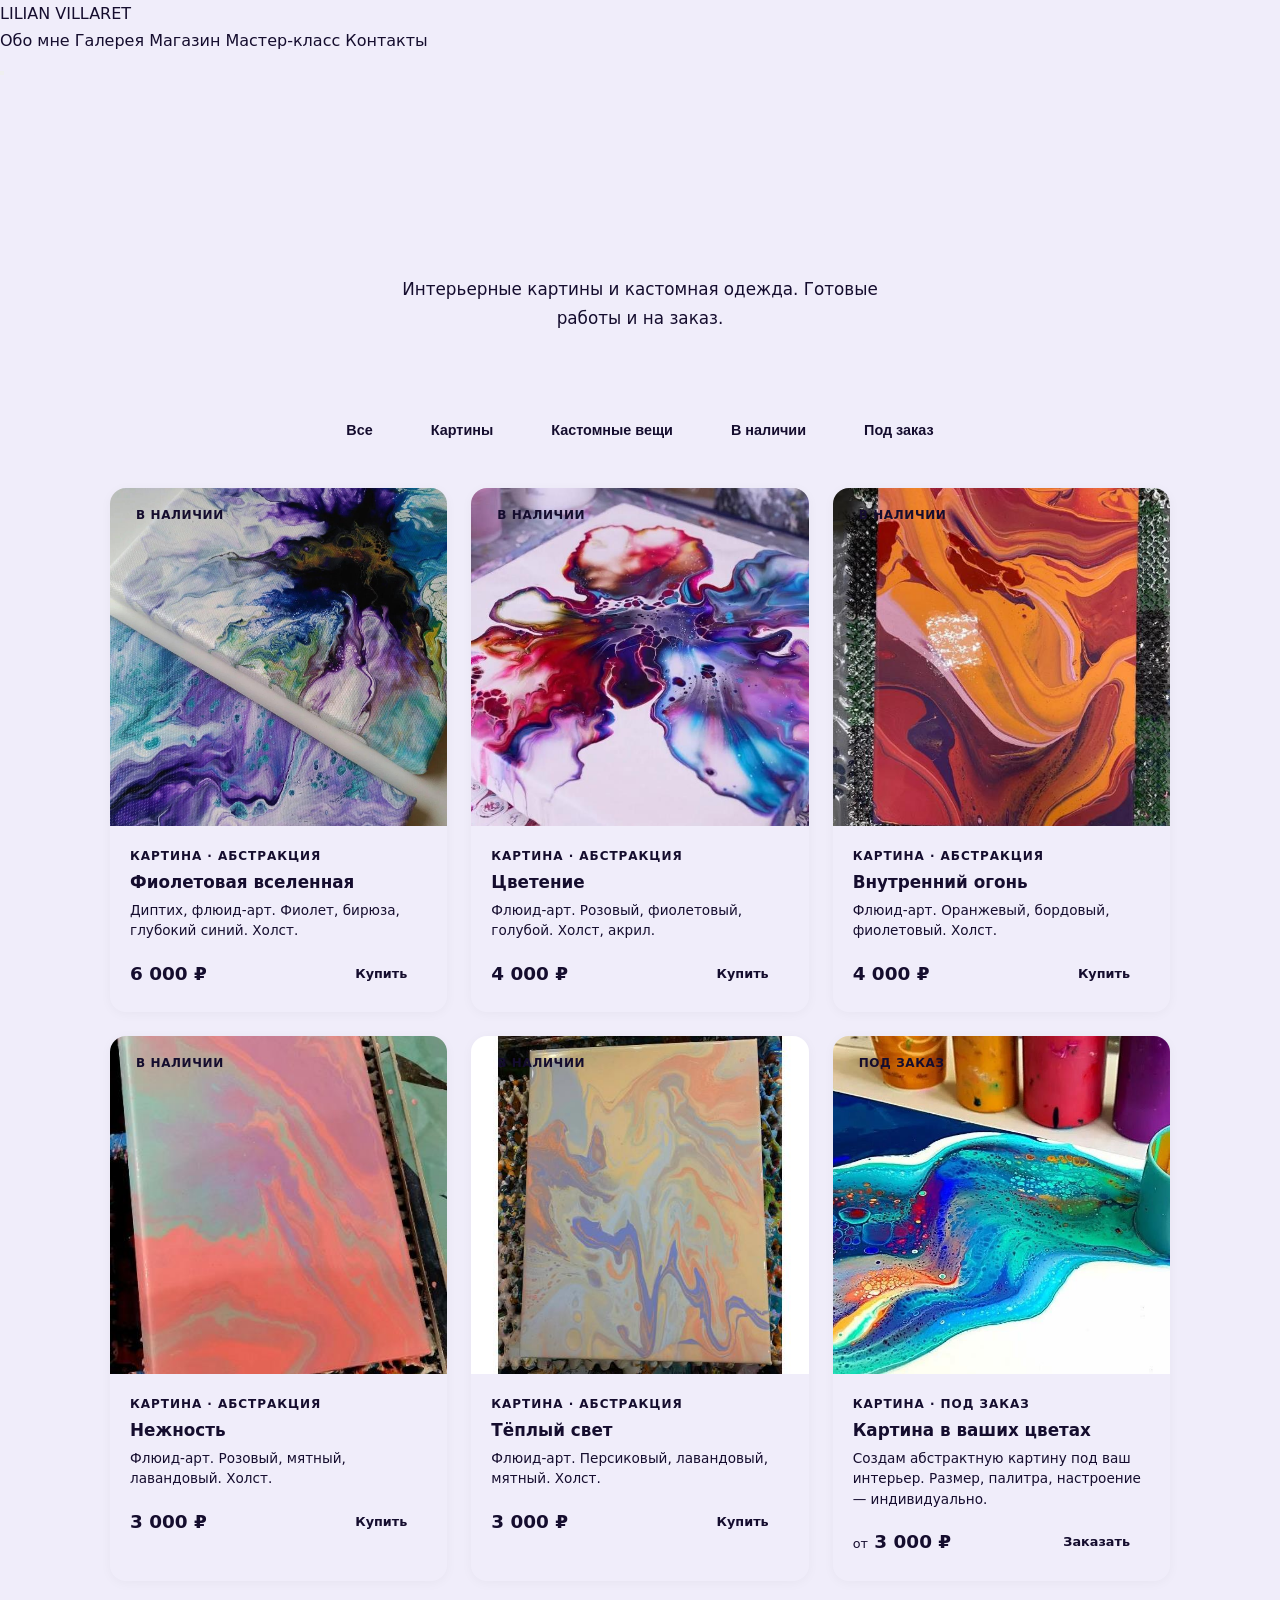
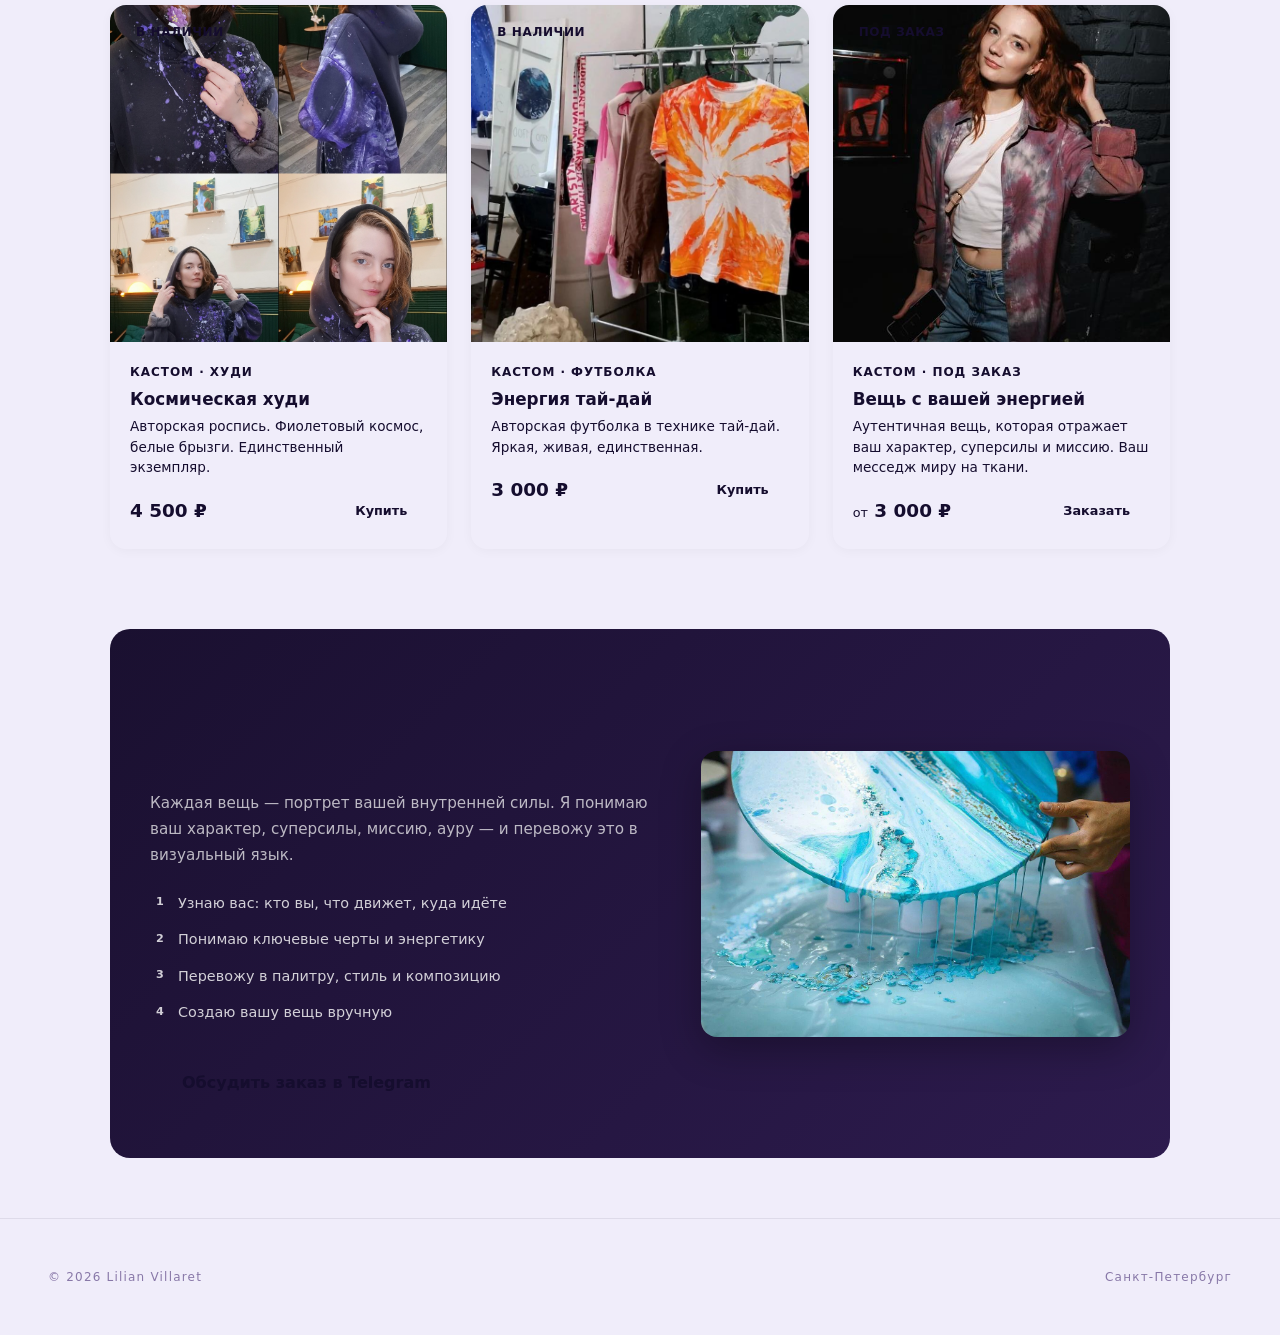
<file: shop.html>
<!DOCTYPE html>
<html lang="ru">
<head>
  <meta charset="UTF-8">
  <meta name="viewport" content="width=device-width, initial-scale=1.0">
  <title>Магазин — Lilian Villaret</title>
  <meta name="description" content="Интерьерные картины и кастомная одежда. Готовые работы и на заказ.">
  <link rel="stylesheet" href="/css/style.css">
  <style>
    .shop-hero {
      padding: 100px 20px 48px;
      text-align: center;
      background: linear-gradient(135deg, var(--sky-light) 0%, var(--bg) 40%, var(--violet-light) 100%);
    }
    .shop-hero h1 {
      font-size: clamp(2rem, 5vw, 3rem);
      font-weight: 800;
      margin-bottom: 12px;
      background: linear-gradient(135deg, var(--violet), var(--sky), var(--green));
      -webkit-background-clip: text;
      -webkit-text-fill-color: transparent;
      background-clip: text;
    }
    .shop-hero p {
      color: var(--grey);
      font-size: 1.05rem;
      max-width: 500px;
      margin: 0 auto;
    }

    /* Filters */
    .filters {
      display: flex;
      justify-content: center;
      gap: 10px;
      padding: 32px 20px 16px;
      flex-wrap: wrap;
    }
    .filter-btn {
      padding: 10px 24px;
      border: 2px solid var(--sky-light);
      border-radius: 50px;
      background: var(--white);
      font-size: 0.9rem;
      font-weight: 600;
      color: var(--grey);
      cursor: pointer;
      transition: all 0.3s;
    }
    .filter-btn:hover {
      border-color: var(--violet);
      color: var(--violet);
    }
    .filter-btn.active {
      background: var(--violet);
      border-color: var(--violet);
      color: var(--white);
    }

    /* Grid */
    .shop-grid {
      max-width: 1100px;
      margin: 0 auto;
      padding: 24px 20px 80px;
      display: grid;
      grid-template-columns: repeat(3, 1fr);
      gap: 24px;
    }

    /* Card */
    .product {
      border-radius: 16px;
      overflow: hidden;
      background: var(--white);
      box-shadow: 0 2px 12px rgba(0,0,0,0.04);
      transition: all 0.3s;
    }
    .product:hover {
      transform: translateY(-6px);
      box-shadow: 0 16px 40px rgba(0,0,0,0.08);
    }
    .product__img-wrap {
      position: relative;
      overflow: hidden;
    }
    .product__img {
      width: 100%;
      aspect-ratio: 1;
      object-fit: cover;
      display: block;
      transition: transform 0.4s;
    }
    .product:hover .product__img {
      transform: scale(1.04);
    }
    .product__badge {
      position: absolute;
      top: 12px;
      left: 12px;
      padding: 5px 14px;
      border-radius: 50px;
      font-size: 0.75rem;
      font-weight: 700;
      text-transform: uppercase;
      letter-spacing: 0.05em;
    }
    .badge--stock {
      background: var(--green);
      color: var(--white);
    }
    .badge--order {
      background: var(--violet);
      color: var(--white);
    }
    .product__body {
      padding: 20px;
    }
    .product__cat {
      font-size: 0.75rem;
      text-transform: uppercase;
      letter-spacing: 0.08em;
      color: var(--violet);
      font-weight: 600;
      margin-bottom: 6px;
    }
    .product__title {
      font-size: 1.05rem;
      font-weight: 700;
      margin-bottom: 6px;
      line-height: 1.3;
    }
    .product__desc {
      font-size: 0.85rem;
      color: var(--grey);
      line-height: 1.5;
      margin-bottom: 14px;
    }
    .product__footer {
      display: flex;
      align-items: center;
      justify-content: space-between;
    }
    .product__price {
      font-size: 1.15rem;
      font-weight: 800;
      color: var(--dark);
    }
    .product__price small {
      font-size: 0.8rem;
      font-weight: 500;
      color: var(--grey);
    }
    .product__btn {
      padding: 8px 20px;
      border-radius: 50px;
      font-size: 0.8rem;
      font-weight: 600;
      border: none;
      cursor: pointer;
      transition: all 0.3s;
      text-decoration: none;
    }
    .btn-stock {
      background: var(--green);
      color: var(--white);
    }
    .btn-stock:hover {
      background: #7aad8e;
      transform: translateY(-1px);
    }
    .btn-order {
      background: var(--violet);
      color: var(--white);
    }
    .btn-order:hover {
      background: var(--violet-deep);
      transform: translateY(-1px);
    }

    /* Custom order banner */
    .custom-banner {
      max-width: 1100px;
      margin: 0 auto 60px;
      padding: 0 20px;
    }
    .custom-banner__inner {
      background: linear-gradient(135deg, #1a1030, #2d1b4e);
      border-radius: 20px;
      padding: 48px 40px;
      display: grid;
      grid-template-columns: 1.2fr 1fr;
      gap: 36px;
      align-items: center;
      color: var(--white);
    }
    .custom-banner h2 {
      font-size: 1.8rem;
      margin-bottom: 16px;
      background: linear-gradient(135deg, var(--violet-light), var(--sky-light));
      -webkit-background-clip: text;
      -webkit-text-fill-color: transparent;
      background-clip: text;
    }
    .custom-banner p {
      color: rgba(255,255,255,0.7);
      line-height: 1.7;
      margin-bottom: 8px;
      font-size: 0.95rem;
    }
    .custom-banner__steps {
      list-style: none;
      margin: 16px 0 24px;
    }
    .custom-banner__steps li {
      padding: 6px 0 6px 28px;
      position: relative;
      color: rgba(255,255,255,0.8);
      font-size: 0.9rem;
    }
    .custom-banner__steps li::before {
      content: attr(data-n);
      position: absolute;
      left: 0;
      width: 20px;
      height: 20px;
      border-radius: 50%;
      background: var(--violet);
      color: var(--white);
      font-size: 0.7rem;
      font-weight: 700;
      display: flex;
      align-items: center;
      justify-content: center;
      top: 7px;
    }
    .custom-banner__cta {
      display: inline-block;
      padding: 14px 32px;
      background: var(--violet);
      color: var(--white);
      border-radius: 50px;
      font-weight: 600;
      transition: all 0.3s;
      text-decoration: none;
    }
    .custom-banner__cta:hover {
      background: var(--violet-deep);
      transform: translateY(-2px);
      box-shadow: 0 8px 24px rgba(155,142,196,0.4);
    }
    .custom-banner__img {
      border-radius: 16px;
      box-shadow: 0 12px 40px rgba(0,0,0,0.3);
    }

    /* Hidden items */
    .product.hidden {
      display: none;
    }

    @media (max-width: 768px) {
      .shop-grid {
        grid-template-columns: repeat(2, 1fr);
        gap: 16px;
      }
      .custom-banner__inner {
        grid-template-columns: 1fr;
        padding: 32px 24px;
      }
    }
    @media (max-width: 480px) {
      .shop-grid {
        grid-template-columns: 1fr;
      }
    }
  </style>
</head>
<body>

  <!-- HEADER -->
  <header class="header">
    <div class="header__inner">
      <a href="/" class="header__logo">LILIAN VILLARET</a>
      <nav class="header__nav" id="nav">
        <a href="/#about" class="header__link">Обо мне</a>
        <a href="/#gallery" class="header__link">Галерея</a>
        <a href="/shop.html" class="header__link">Магазин</a>
        <a href="/masterclass.html" class="header__link">Мастер-класс</a>
        <a href="/#contacts" class="header__link">Контакты</a>
      </nav>
      <button class="burger" id="burger" aria-label="Меню">
        <span></span><span></span><span></span>
      </button>
    </div>
  </header>

  <!-- HERO -->
  <section class="shop-hero">
    <h1>Магазин</h1>
    <p>Интерьерные картины и кастомная одежда. Готовые работы и на заказ.</p>
  </section>

  <!-- FILTERS -->
  <div class="filters">
    <button class="filter-btn active" data-filter="all">Все</button>
    <button class="filter-btn" data-filter="painting">Картины</button>
    <button class="filter-btn" data-filter="custom">Кастомные вещи</button>
    <button class="filter-btn" data-filter="stock">В наличии</button>
    <button class="filter-btn" data-filter="order">Под заказ</button>
  </div>

  <!-- PRODUCTS -->
  <div class="shop-grid" id="shopGrid">

    <!-- КАРТИНЫ В НАЛИЧИИ -->
    <div class="product" data-type="painting" data-avail="stock">
      <div class="product__img-wrap">
        <img src="/images/mk/img-014.jpg" alt="Абстракция — фиолет и бирюза" class="product__img">
        <span class="product__badge badge--stock">В наличии</span>
      </div>
      <div class="product__body">
        <p class="product__cat">Картина · Абстракция</p>
        <h3 class="product__title">Фиолетовая вселенная</h3>
        <p class="product__desc">Диптих, флюид-арт. Фиолет, бирюза, глубокий синий. Холст.</p>
        <div class="product__footer">
          <span class="product__price">6 000 &#8381;</span>
          <a href="https://t.me/polly_makk" target="_blank" class="product__btn btn-stock">Купить</a>
        </div>
      </div>
    </div>

    <div class="product" data-type="painting" data-avail="stock">
      <div class="product__img-wrap">
        <img src="/images/mk/img-000.jpg" alt="Абстракция — розовый взрыв" class="product__img">
        <span class="product__badge badge--stock">В наличии</span>
      </div>
      <div class="product__body">
        <p class="product__cat">Картина · Абстракция</p>
        <h3 class="product__title">Цветение</h3>
        <p class="product__desc">Флюид-арт. Розовый, фиолетовый, голубой. Холст, акрил.</p>
        <div class="product__footer">
          <span class="product__price">4 000 &#8381;</span>
          <a href="https://t.me/polly_makk" target="_blank" class="product__btn btn-stock">Купить</a>
        </div>
      </div>
    </div>

    <div class="product" data-type="painting" data-avail="stock">
      <div class="product__img-wrap">
        <img src="/images/mk/img-010.jpg" alt="Абстракция — огненная" class="product__img">
        <span class="product__badge badge--stock">В наличии</span>
      </div>
      <div class="product__body">
        <p class="product__cat">Картина · Абстракция</p>
        <h3 class="product__title">Внутренний огонь</h3>
        <p class="product__desc">Флюид-арт. Оранжевый, бордовый, фиолетовый. Холст.</p>
        <div class="product__footer">
          <span class="product__price">4 000 &#8381;</span>
          <a href="https://t.me/polly_makk" target="_blank" class="product__btn btn-stock">Купить</a>
        </div>
      </div>
    </div>

    <div class="product" data-type="painting" data-avail="stock">
      <div class="product__img-wrap">
        <img src="/images/mk/img-008.jpg" alt="Абстракция — розовая нежность" class="product__img">
        <span class="product__badge badge--stock">В наличии</span>
      </div>
      <div class="product__body">
        <p class="product__cat">Картина · Абстракция</p>
        <h3 class="product__title">Нежность</h3>
        <p class="product__desc">Флюид-арт. Розовый, мятный, лавандовый. Холст.</p>
        <div class="product__footer">
          <span class="product__price">3 000 &#8381;</span>
          <a href="https://t.me/polly_makk" target="_blank" class="product__btn btn-stock">Купить</a>
        </div>
      </div>
    </div>

    <div class="product" data-type="painting" data-avail="stock">
      <div class="product__img-wrap">
        <img src="/images/mk/img-009.jpg" alt="Абстракция — пастель" class="product__img">
        <span class="product__badge badge--stock">В наличии</span>
      </div>
      <div class="product__body">
        <p class="product__cat">Картина · Абстракция</p>
        <h3 class="product__title">Тёплый свет</h3>
        <p class="product__desc">Флюид-арт. Персиковый, лавандовый, мятный. Холст.</p>
        <div class="product__footer">
          <span class="product__price">3 000 &#8381;</span>
          <a href="https://t.me/polly_makk" target="_blank" class="product__btn btn-stock">Купить</a>
        </div>
      </div>
    </div>

    <!-- КАРТИНЫ ПОД ЗАКАЗ -->
    <div class="product" data-type="painting" data-avail="order">
      <div class="product__img-wrap">
        <img src="/images/mk/img-021.jpg" alt="Картина под заказ" class="product__img">
        <span class="product__badge badge--order">Под заказ</span>
      </div>
      <div class="product__body">
        <p class="product__cat">Картина · Под заказ</p>
        <h3 class="product__title">Картина в ваших цветах</h3>
        <p class="product__desc">Создам абстрактную картину под ваш интерьер. Размер, палитра, настроение — индивидуально.</p>
        <div class="product__footer">
          <span class="product__price"><small>от</small> 3 000 &#8381;</span>
          <a href="https://t.me/polly_makk" target="_blank" class="product__btn btn-order">Заказать</a>
        </div>
      </div>
    </div>

    <!-- КАСТОМНЫЕ ВЕЩИ В НАЛИЧИИ -->
    <div class="product" data-type="custom" data-avail="stock">
      <div class="product__img-wrap">
        <img src="/images/work-1.jpg" alt="Худи с космическим принтом" class="product__img">
        <span class="product__badge badge--stock">В наличии</span>
      </div>
      <div class="product__body">
        <p class="product__cat">Кастом · Худи</p>
        <h3 class="product__title">Космическая худи</h3>
        <p class="product__desc">Авторская роспись. Фиолетовый космос, белые брызги. Единственный экземпляр.</p>
        <div class="product__footer">
          <span class="product__price">4 500 &#8381;</span>
          <a href="https://t.me/polly_makk" target="_blank" class="product__btn btn-stock">Купить</a>
        </div>
      </div>
    </div>

    <div class="product" data-type="custom" data-avail="stock">
      <div class="product__img-wrap">
        <img src="/images/work-2.jpg" alt="Футболка тай-дай" class="product__img">
        <span class="product__badge badge--stock">В наличии</span>
      </div>
      <div class="product__body">
        <p class="product__cat">Кастом · Футболка</p>
        <h3 class="product__title">Энергия тай-дай</h3>
        <p class="product__desc">Авторская футболка в технике тай-дай. Яркая, живая, единственная.</p>
        <div class="product__footer">
          <span class="product__price">3 000 &#8381;</span>
          <a href="https://t.me/polly_makk" target="_blank" class="product__btn btn-stock">Купить</a>
        </div>
      </div>
    </div>

    <!-- КАСТОМНЫЕ ВЕЩИ ПОД ЗАКАЗ -->
    <div class="product" data-type="custom" data-avail="order">
      <div class="product__img-wrap">
        <img src="/images/mk/img-001.jpg" alt="Рубашка тай-дай под заказ" class="product__img">
        <span class="product__badge badge--order">Под заказ</span>
      </div>
      <div class="product__body">
        <p class="product__cat">Кастом · Под заказ</p>
        <h3 class="product__title">Вещь с вашей энергией</h3>
        <p class="product__desc">Аутентичная вещь, которая отражает ваш характер, суперсилы и миссию. Ваш месседж миру на ткани.</p>
        <div class="product__footer">
          <span class="product__price"><small>от</small> 3 000 &#8381;</span>
          <a href="https://t.me/polly_makk" target="_blank" class="product__btn btn-order">Заказать</a>
        </div>
      </div>
    </div>

  </div>

  <!-- CUSTOM ORDER BANNER -->
  <div class="custom-banner">
    <div class="custom-banner__inner">
      <div>
        <h2>Создам вещь,<br>которая говорит за вас</h2>
        <p>Каждая вещь — портрет вашей внутренней силы. Я понимаю ваш характер, суперсилы, миссию, ауру — и перевожу это в визуальный язык.</p>
        <ol class="custom-banner__steps">
          <li data-n="1">Узнаю вас: кто вы, что движет, куда идёте</li>
          <li data-n="2">Понимаю ключевые черты и энергетику</li>
          <li data-n="3">Перевожу в палитру, стиль и композицию</li>
          <li data-n="4">Создаю вашу вещь вручную</li>
        </ol>
        <a href="https://t.me/polly_makk" target="_blank" class="custom-banner__cta">Обсудить заказ в Telegram</a>
      </div>
      <img src="/images/mk/img-004.jpg" alt="Процесс создания" class="custom-banner__img">
    </div>
  </div>

  <!-- FOOTER -->
  <footer class="footer">
    <div class="container footer__inner">
      <span class="footer__copy">&copy; 2026 Lilian Villaret</span>
      <span class="footer__made">Санкт-Петербург</span>
    </div>
  </footer>

  <script src="/js/main.js"></script>
  <script>
    // Shop filters
    const filters = document.querySelectorAll('.filter-btn');
    const products = document.querySelectorAll('.product');

    filters.forEach(btn => {
      btn.addEventListener('click', () => {
        filters.forEach(b => b.classList.remove('active'));
        btn.classList.add('active');
        const f = btn.dataset.filter;

        products.forEach(p => {
          if (f === 'all') {
            p.classList.remove('hidden');
          } else if (f === 'stock' || f === 'order') {
            p.classList.toggle('hidden', p.dataset.avail !== f);
          } else {
            p.classList.toggle('hidden', p.dataset.type !== f);
          }
        });
      });
    });
  </script>
</body>
</html>
</file>
<file: css/style.css>
/* ============================================
   Lilian Villaret — Neon Sky
   Light · celestial · neon glow · violet
   ============================================ */

*, *::before, *::after { margin: 0; padding: 0; box-sizing: border-box; }

:root {
  --bg: #F0EDFA;
  --bg-2: #E4DDEF;
  --bg-3: #D6CCE8;
  --ink: #150D2E;
  --ink-dim: #5A4D78;
  --ink-faint: #8878A8;
  --accent: #5EA3FF;
  --accent-bright: #A78BFA;
  --accent-cold: #3B82F6;
  --warm: #A855F7;
  --gold: #5EA3FF;
  --neon-violet: #A78BFA;
  --neon-sky: #7DD3FC;
  --neon-pink: #E879F9;
  --line: rgba(21, 13, 46, 0.08);
  --line-hover: rgba(167, 139, 250, 0.25);
  --serif: 'Cormorant Garamond', 'Times New Roman', serif;
  --sans: 'Inter', -apple-system, system-ui, sans-serif;
  --ease: cubic-bezier(0.4, 0, 0.2, 1);
}

html { scroll-behavior: smooth; }
body {
  background: var(--bg);
  color: var(--ink);
  font-family: var(--sans);
  font-weight: 300;
  line-height: 1.7;
  overflow-x: hidden;
  -webkit-font-smoothing: antialiased;
}
a { color: inherit; text-decoration: none; }
img { max-width: 100%; display: block; }
em { font-style: italic; }

/* Subtle texture */
body::before {
  content: '';
  position: fixed;
  inset: 0;
  background-image: url("data:image/svg+xml;utf8,<svg xmlns='http://www.w3.org/2000/svg' width='200' height='200'><filter id='n'><feTurbulence type='fractalNoise' baseFrequency='0.9'/><feColorMatrix values='0 0 0 0 0.7  0 0 0 0 0.65  0 0 0 0 0.85  0 0 0 0.015 0'/></filter><rect width='100%25' height='100%25' filter='url(%23n)'/></svg>");
  pointer-events: none;
  z-index: 100;
  mix-blend-mode: multiply;
  opacity: 0.25;
}

/* ============================================ NAV */
.nav {
  position: fixed;
  top: 0; left: 0; right: 0;
  z-index: 50;
  padding: 24px 48px;
  display: flex;
  justify-content: space-between;
  align-items: center;
  background: linear-gradient(to bottom, rgba(253,248,242,0.92), rgba(253,248,242,0));
  backdrop-filter: blur(8px);
}
.nav__logo {
  font-family: var(--serif);
  font-size: 22px;
  letter-spacing: 0.05em;
  font-weight: 400;
}
.nav__links {
  display: flex;
  gap: 36px;
  font-size: 13px;
  letter-spacing: 0.1em;
  text-transform: lowercase;
  font-weight: 400;
}
.nav__links a {
  color: var(--ink-dim);
  transition: color 0.3s var(--ease);
  position: relative;
}
.nav__links a:hover { color: var(--neon-violet); text-shadow: 0 0 12px rgba(167, 139, 250, 0.2); }
.nav__links a::after {
  content: '';
  position: absolute;
  bottom: -4px; left: 0;
  width: 0; height: 1px;
  background: var(--accent);
  transition: width 0.3s var(--ease);
}
.nav__links a:hover::after { width: 100%; }
.nav__burger { display: none; background: none; border: none; cursor: pointer; }
.nav__burger span { display: block; width: 24px; height: 2px; background: var(--ink); margin: 5px 0; }

/* ============================================ HERO */
.hero {
  position: relative;
  min-height: 100vh;
  display: flex;
  align-items: center;
  justify-content: flex-start;
  padding: 0 48px;
  overflow: hidden;
}
.hero__bg {
  position: absolute;
  inset: 0;
  background:
    radial-gradient(ellipse at 70% 40%, rgba(167, 139, 250, 0.15), transparent 55%),
    radial-gradient(ellipse at 20% 80%, rgba(125, 211, 252, 0.1), transparent 60%),
    radial-gradient(ellipse at 85% 85%, rgba(232, 121, 249, 0.07), transparent 50%),
    radial-gradient(ellipse at 50% 20%, rgba(167, 139, 250, 0.05), transparent 70%),
    linear-gradient(180deg, var(--bg) 0%, var(--bg-2) 50%, var(--bg) 100%);
  animation: breathe 12s ease-in-out infinite;
}
@keyframes breathe {
  0%, 100% { opacity: 1; transform: scale(1); }
  50% { opacity: 0.85; transform: scale(1.05); }
}
.hero__grain {
  position: absolute;
  inset: 0;
  background-image: radial-gradient(circle at 50% 50%, transparent 0%, rgba(253,248,242,0.6) 100%);
}
.hero__content {
  position: relative;
  z-index: 2;
  max-width: 900px;
}
.hero__content--split {
  max-width: 1300px;
  display: flex;
  align-items: center;
  gap: 60px;
}
.hero__left { flex: 1; }
.hero__photo {
  flex: 0 0 380px;
  aspect-ratio: 3/4;
  overflow: hidden;
  border-radius: 12px;
  border: 1px solid var(--line-hover);
  box-shadow: 0 0 30px rgba(167, 139, 250, 0.12), 0 0 60px rgba(125, 211, 252, 0.06);
}
.hero__photo img {
  width: 100%;
  height: 100%;
  object-fit: cover;
  filter: contrast(1.05) saturate(1.05);
}
.hero__kicker {
  font-size: 12px;
  letter-spacing: 0.3em;
  color: var(--neon-sky);
  text-transform: lowercase;
  margin-bottom: 32px;
  font-weight: 400;
  text-shadow: 0 0 12px rgba(125, 211, 252, 0.3), 0 0 30px rgba(125, 211, 252, 0.1);
}
.hero__name {
  font-family: var(--serif);
  font-size: clamp(90px, 16vw, 240px);
  line-height: 0.85;
  font-weight: 300;
  letter-spacing: -0.02em;
  margin-bottom: 40px;
}
.hero__name em {
  font-style: italic;
  color: var(--neon-violet);
  font-weight: 400;
  text-shadow: 0 0 20px rgba(167, 139, 250, 0.25), 0 0 40px rgba(167, 139, 250, 0.1), 0 0 70px rgba(167, 139, 250, 0.05);
}
.hero__elements {
  font-family: var(--serif);
  font-size: clamp(16px, 2vw, 22px);
  font-style: italic;
  color: var(--ink-dim);
  letter-spacing: 0.08em;
  margin-bottom: 12px;
}
.hero__slogan {
  font-family: var(--serif);
  font-size: clamp(18px, 2.2vw, 26px);
  letter-spacing: 0.12em;
  color: var(--ink);
  margin-bottom: 80px;
}
.hero__scroll {
  font-size: 11px;
  letter-spacing: 0.3em;
  text-transform: lowercase;
  color: var(--ink-faint);
  animation: pulse 2s ease-in-out infinite;
}
@keyframes pulse {
  0%, 100% { opacity: 0.4; transform: translateY(0); }
  50% { opacity: 1; transform: translateY(6px); }
}

/* ============================================ HERO PHOTO FULL */
.hero-photo-full {
  width: 100%;
  margin: 0;
  padding: 0 8px;
}
.hero-photo-full img {
  width: 100%;
  border-radius: 12px;
  border: 1px solid var(--line);
}

/* ============================================ MANIFESTO */
.manifesto {
  padding: 100px 48px;
  text-align: center;
  background: var(--bg);
  position: relative;
}
.manifesto__inner { max-width: 900px; margin: 0 auto; }
.manifesto__text {
  font-family: var(--serif);
  font-size: clamp(28px, 4vw, 56px);
  line-height: 1.3;
  font-weight: 300;
  color: var(--ink);
  margin-bottom: 48px;
}
.manifesto__text em {
  color: var(--neon-violet);
  font-style: italic;
  text-shadow: 0 0 15px rgba(167, 139, 250, 0.2), 0 0 35px rgba(167, 139, 250, 0.08);
}
/* Smaller manifesto text */
.manifesto__text--small {
  font-size: clamp(20px, 3vw, 36px);
}

.manifesto__sub {
  font-size: 13px;
  letter-spacing: 0.2em;
  color: var(--ink-faint);
  line-height: 2;
  font-style: italic;
}

/* ============================================ SECTION HEAD */
.section__head {
  max-width: 800px;
  margin: 0 auto 60px;
  text-align: center;
  padding: 0 48px;
}
.section__kicker {
  font-size: 11px;
  letter-spacing: 0.3em;
  color: var(--neon-sky);
  text-transform: lowercase;
  margin-bottom: 24px;
  text-shadow: 0 0 10px rgba(125, 211, 252, 0.25), 0 0 25px rgba(125, 211, 252, 0.1);
}
.section__title {
  font-family: var(--serif);
  font-size: clamp(48px, 7vw, 96px);
  font-weight: 300;
  line-height: 1;
  margin-bottom: 32px;
  letter-spacing: -0.01em;
}
.section__sub {
  font-size: 15px;
  color: var(--ink-dim);
  line-height: 1.8;
  max-width: 560px;
  margin: 0 auto;
}
.section__sub--small {
  font-size: 13px;
  font-style: italic;
  color: var(--ink-faint);
  margin-top: 8px;
}

/* ============================================ WORKS / SERIES */
.works {
  padding: 80px 0 60px;
  background: var(--bg);
}
.series {
  max-width: 1400px;
  margin: 0 auto;
  padding: 0 48px;
}
.series__item {
  display: grid;
  grid-template-columns: 1fr 1fr;
  gap: 80px;
  align-items: center;
  margin-bottom: 80px;
}
.series__item--reverse { direction: rtl; }
.series__item--reverse > * { direction: ltr; }
.series__image {
  aspect-ratio: 4/5;
  background-size: cover;
  background-position: center;
  border: 1px solid var(--line);
  filter: contrast(1.05) saturate(1);
  transition: filter 0.6s var(--ease), transform 0.6s var(--ease);
  position: relative;
  overflow: hidden;
}
.series__image::after {
  content: '';
  position: absolute;
  inset: 0;
  background: linear-gradient(135deg, transparent 60%, rgba(212, 169, 106, 0.08));
  pointer-events: none;
}
.series__item:hover .series__image {
  filter: contrast(1.15) saturate(1.1);
  transform: scale(1.02);
}

/* Carousel */
.series__carousel {
  position: relative;
  aspect-ratio: 4/5;
  overflow: hidden;
  border: 1px solid var(--line);
}
.carousel__track {
  display: flex;
  width: 100%;
  height: 100%;
  transition: transform 0.5s var(--ease);
}
.carousel__slide {
  min-width: 100%;
  height: 100%;
  background-size: cover;
  background-position: center;
  filter: contrast(1.05) saturate(1);
}
.carousel__btn {
  position: absolute;
  top: 50%;
  transform: translateY(-50%);
  background: rgba(253, 248, 242, 0.8);
  border: 1px solid rgba(44, 36, 64, 0.1);
  color: var(--ink);
  width: 44px;
  height: 44px;
  border-radius: 50%;
  font-size: 24px;
  cursor: pointer;
  display: flex;
  align-items: center;
  justify-content: center;
  transition: background 0.3s, opacity 0.3s;
  opacity: 0;
  z-index: 2;
}
.series__carousel:hover .carousel__btn { opacity: 1; }
.carousel__btn:hover { background: rgba(167, 139, 250, 0.25); }
.carousel__btn--prev { left: 12px; }
.carousel__btn--next { right: 12px; }
.carousel__dots {
  position: absolute;
  bottom: 12px;
  left: 50%;
  transform: translateX(-50%);
  display: flex;
  gap: 8px;
  z-index: 2;
}
.carousel__dot {
  width: 8px;
  height: 8px;
  border-radius: 50%;
  background: rgba(232, 232, 240, 0.3);
  border: none;
  cursor: pointer;
  padding: 0;
  transition: background 0.3s;
}
.carousel__dot--active { background: var(--neon-violet); box-shadow: 0 0 6px rgba(167, 139, 250, 0.25); }
.carousel__dot { background: rgba(30, 21, 53, 0.2); }

.series__num {
  font-family: var(--serif);
  font-size: 14px;
  letter-spacing: 0.3em;
  color: var(--neon-violet);
  margin-bottom: 20px;
  text-shadow: 0 0 10px rgba(167, 139, 250, 0.25), 0 0 20px rgba(167, 139, 250, 0.08);
}
.series__name {
  font-family: var(--serif);
  font-size: clamp(36px, 5vw, 64px);
  font-weight: 300;
  line-height: 1;
  margin-bottom: 32px;
  letter-spacing: -0.01em;
}
.series__quote {
  font-family: var(--serif);
  font-style: italic;
  font-size: 20px;
  color: var(--neon-violet);
  line-height: 1.5;
  margin-bottom: 28px;
  padding-left: 24px;
  border-left: 2px solid var(--neon-sky);
  text-shadow: 0 0 15px rgba(167, 139, 250, 0.1);
}
.series__desc {
  color: var(--ink-dim);
  font-size: 15px;
  line-height: 1.8;
  max-width: 480px;
}

/* ============================================ EVENINGS */
.evenings {
  padding: 80px 0;
  background: var(--bg-2);
  position: relative;
}
.evenings::before, .evenings::after {
  content: '';
  position: absolute;
  left: 0; right: 0;
  height: 1px;
  background: linear-gradient(90deg, transparent, var(--line-hover), transparent);
}
.evenings::before { top: 0; }
.evenings::after { bottom: 0; }

.evenings__inner { max-width: 1400px; margin: 0 auto; padding: 0 48px; }
.evenings__photo { margin-bottom: 48px; border-radius: 16px; overflow: hidden; max-height: 500px; }
.evenings__photo img { width: 100%; height: 100%; object-fit: cover; }
.formats {
  display: grid;
  grid-template-columns: repeat(3, 1fr);
  gap: 32px;
  margin-bottom: 80px;
}
.format {
  padding: 48px 36px;
  border: 1px solid var(--line);
  background: var(--bg);
  transition: all 0.4s var(--ease);
  position: relative;
}
.format::before {
  content: '';
  position: absolute;
  inset: 0;
  border: 1px solid transparent;
  transition: border-color 0.4s var(--ease);
  pointer-events: none;
}
.format:hover {
  background: var(--bg-2);
  transform: translateY(-4px);
}
.format:hover::before {
  border-color: var(--line-hover);
}
.format__price {
  font-family: var(--serif);
  font-size: 32px;
  color: var(--neon-violet);
  margin-bottom: 24px;
  font-weight: 400;
  text-shadow: 0 0 15px rgba(167, 139, 250, 0.12);
}
.format__price span {
  font-size: 14px;
  color: var(--ink-dim);
  font-style: italic;
}
.format__name {
  font-family: var(--serif);
  font-size: 28px;
  margin-bottom: 20px;
  font-weight: 400;
}
.format__desc {
  color: var(--ink-dim);
  font-size: 14px;
  line-height: 1.8;
}
.evenings__cta { text-align: center; }

/* ============================================ DREAMS TEASER */
.dreams {
  padding: 80px 48px;
  text-align: center;
  background: var(--bg);
  position: relative;
}
.dreams__inner { max-width: 800px; margin: 0 auto; }
.dreams__kicker { margin-bottom: 32px; }
.dreams__title {
  font-family: var(--serif);
  font-size: clamp(56px, 9vw, 128px);
  font-weight: 300;
  line-height: 1;
  margin-bottom: 48px;
  color: var(--neon-violet);
  font-style: italic;
  text-shadow: 0 0 25px rgba(167, 139, 250, 0.15);
}
.dreams__text {
  font-family: var(--serif);
  font-size: 22px;
  color: var(--ink);
  line-height: 1.7;
  margin-bottom: 40px;
  font-style: italic;
}
.dreams__quote {
  font-size: 14px;
  color: var(--ink-dim);
  letter-spacing: 0.05em;
  margin-bottom: 64px;
}
.dreams__soon {
  font-size: 11px;
  letter-spacing: 0.4em;
  color: var(--neon-sky);
  text-transform: lowercase;
  text-shadow: 0 0 10px rgba(126, 182, 255, 0.2);
}

/* ============================================ ABOUT */
.about {
  padding: 80px 0;
  background: var(--bg-2);
  position: relative;
}
.about__inner {
  max-width: 1300px;
  margin: 0 auto;
  padding: 0 48px;
  display: grid;
  grid-template-columns: 1fr 1.3fr;
  gap: 100px;
  align-items: center;
}
.about__image {
  aspect-ratio: 3/4;
  overflow: hidden;
  border: 1px solid var(--line);
  filter: contrast(1.05) saturate(0.95) brightness(1);
  position: relative;
}
.about__image img {
  width: 100%;
  height: 100%;
  object-fit: cover;
}
.about__image::after {
  content: '';
  position: absolute;
  inset: 0;
  background: linear-gradient(180deg, transparent 60%, rgba(253,248,242,0.4));
}
.about__para {
  font-size: 16px;
  line-height: 1.9;
  color: var(--ink);
  margin-bottom: 24px;
  max-width: 560px;
}
.about__para:first-of-type { margin-top: 16px; }
.about__statement {
  margin-top: 40px;
  padding-top: 32px;
  border-top: 1px solid var(--line);
  font-size: 13px;
  color: var(--ink-dim);
  line-height: 1.8;
  max-width: 560px;
  font-style: italic;
}

/* ============================================ DREAMS COMPACT STICKER */
.dreams--compact {
  padding: 60px 48px;
  background: var(--bg);
}
.dreams__sticker {
  max-width: 480px;
  margin: 0 auto;
  padding: 32px 36px;
  background: var(--bg-2);
  border: 1px solid var(--line-hover);
  border-radius: 4px;
  transform: rotate(-1deg);
  box-shadow: 4px 4px 20px rgba(30, 21, 53, 0.06);
}
.dreams__sticker-title {
  font-family: var(--serif);
  font-size: 28px;
  font-style: italic;
  color: var(--neon-violet);
  margin-bottom: 12px;
  text-shadow: 0 0 12px rgba(167, 139, 250, 0.1);
}
.dreams__sticker-text {
  font-size: 14px;
  color: var(--ink-dim);
  line-height: 1.7;
  margin-bottom: 12px;
}
.dreams__sticker-quote {
  font-family: var(--serif);
  font-style: italic;
  font-size: 13px;
  color: var(--ink-faint);
  margin-bottom: 12px;
}
.dreams__sticker-soon {
  font-size: 10px;
  letter-spacing: 0.3em;
  color: var(--neon-sky);
  text-transform: lowercase;
  text-shadow: 0 0 8px rgba(126, 182, 255, 0.15);
}
.dreams__sticker--inline {
  margin-top: 28px;
  padding: 20px 24px;
  background: var(--bg-2);
  border: 1px solid var(--line-hover);
  border-radius: 4px;
  transform: rotate(-1deg);
  box-shadow: 3px 3px 15px rgba(30, 21, 53, 0.05);
}
.dreams__sticker--inline .dreams__sticker-title { font-size: 22px; margin-bottom: 8px; }
.dreams__sticker--inline .dreams__sticker-text { font-size: 13px; margin-bottom: 8px; }
.dreams__sticker--inline .dreams__sticker-quote { font-size: 12px; margin-bottom: 8px; }

/* ============================================ SHOP CUSTOM ORDER */
.shop__custom-order {
  text-align: center;
  padding: 48px 0 0;
  border-top: 1px solid var(--line);
  margin-top: 40px;
}
.shop__custom-order p {
  font-family: var(--serif);
  font-size: 20px;
  color: var(--ink);
  margin-bottom: 20px;
  font-style: italic;
}

/* ============================================ SHOP AVAILABLE LABEL */
.shop__available {
  font-size: 12px;
  letter-spacing: 0.15em;
  color: var(--neon-sky);
  text-transform: uppercase;
  margin-bottom: 20px;
  text-shadow: 0 0 8px rgba(126, 182, 255, 0.15);
}

/* review sizes defined in reviews grid section */

/* ============================================ CONTAIN CAROUSEL (wearable) */
.series__carousel--contain {
  aspect-ratio: 3/4;
}
.series__carousel--contain .carousel__slide {
  background-size: contain !important;
  background-repeat: no-repeat !important;
  background-position: center !important;
  background-color: var(--bg-2) !important;
}

/* ============================================ FORMAT PHOTOS */
.format__photos {
  aspect-ratio: 4/5;
  overflow: hidden;
  border-radius: 8px;
  margin-bottom: 24px;
  border: 1px solid var(--line);
}
.format .btn {
  margin-top: 20px;
  display: inline-block;
  padding: 14px 36px;
  font-size: 12px;
}

/* ============================================ SHOP */
.shop {
  padding: 80px 0;
  background: var(--bg);
}
.shop__inner {
  max-width: 1400px;
  margin: 0 auto;
  padding: 0 48px;
}
.shop__category {
  font-family: var(--serif);
  font-size: 32px;
  font-weight: 300;
  color: var(--ink);
  margin: 60px 0 12px;
}
.shop__category-desc {
  font-size: 14px;
  color: var(--ink-dim);
  max-width: 600px;
  margin-bottom: 32px;
  line-height: 1.7;
}
.shop__grid {
  display: grid;
  grid-template-columns: repeat(auto-fill, minmax(280px, 1fr));
  gap: 32px;
  margin-bottom: 60px;
}
.shop__item {
  border: 1px solid var(--line);
  padding: 0 0 24px;
  background: var(--bg);
  transition: transform 0.4s var(--ease), box-shadow 0.4s var(--ease);
  overflow: hidden;
}
.shop__item:hover {
  transform: translateY(-4px);
  box-shadow: 0 12px 40px rgba(167, 139, 250, 0.06);
}
.shop__img {
  aspect-ratio: 1/1;
  background-size: cover;
  background-position: center;
  margin-bottom: 20px;
}
.shop__name {
  font-family: var(--serif);
  font-size: 22px;
  padding: 0 20px;
  margin-bottom: 8px;
  font-weight: 400;
}
.shop__desc {
  font-size: 13px;
  color: var(--ink-dim);
  line-height: 1.7;
  padding: 0 20px;
  margin-bottom: 16px;
}
.shop__item .btn--small {
  margin: 0 20px;
  padding: 10px 24px;
  font-size: 11px;
}
.shop__item--custom {
  padding-bottom: 24px;
}
.shop__item--custom .shop__name,
.shop__item--custom .shop__desc,
.shop__item--custom .btn--small {
  padding: 0 20px;
  margin-top: 16px;
}

/* ============================================ REVIEWS SPLIT */
.reviews {
  padding: 80px 0;
  background: var(--bg);
}
.reviews__inner--split {
  max-width: 1300px;
  margin: 0 auto;
  padding: 0 48px;
  display: grid;
  grid-template-columns: 1fr 1fr;
  gap: 60px;
  align-items: start;
}
.reviews__left { flex: 1; }
.reviews__grid--small {
  display: flex;
  flex-direction: column;
  gap: 12px;
}
.reviews__grid--small .review__item {
  border-radius: 8px;
  overflow: hidden;
  border: 1px solid var(--line);
}
.reviews__grid--small .review__item img {
  width: 100%;
  display: block;
}
.reviews__photo {
  border-radius: 12px;
  overflow: hidden;
  border: 1px solid var(--line-hover);
  box-shadow: 0 0 25px rgba(167, 139, 250, 0.06);
  position: sticky;
  top: 100px;
}
.reviews__photo img {
  width: 100%;
  display: block;
}
.review__item {
  border-radius: 12px;
  overflow: hidden;
  border: 1px solid var(--line);
  opacity: 0;
  transform: translateY(30px);
  animation: reviewFadeIn 0.6s var(--ease) forwards;
}
.review__item img {
  width: 100%;
  display: block;
}
.review__item--priority { animation-delay: 0s; }
.review__item:nth-child(4) { animation-delay: 0.15s; }
.review__item:nth-child(5) { animation-delay: 0.25s; }
.review__item:nth-child(6) { animation-delay: 0.35s; }
.review__item:nth-child(7) { animation-delay: 0.45s; }
.review__item:nth-child(8) { animation-delay: 0.55s; }

@keyframes reviewFadeIn {
  to { opacity: 1; transform: translateY(0); }
}

/* ============================================ ABOUT FLIPPED */
.about__inner--flipped {
  max-width: 1300px;
  margin: 0 auto;
  padding: 0 48px;
  display: grid;
  grid-template-columns: 1.3fr 1fr;
  gap: 100px;
  align-items: center;
}
.about__carousel {
  aspect-ratio: 3/4;
  overflow: hidden;
  border: 1px solid var(--line);
}
.about__carousel .carousel__slide {
  filter: contrast(1.05) saturate(0.95) brightness(1);
}

/* ============================================ CONTACT */
.contact {
  padding: 80px 48px;
  text-align: center;
  background: var(--bg);
}
.contact__inner { max-width: 800px; margin: 0 auto; }
.contact__title {
  font-family: var(--serif);
  font-size: clamp(40px, 6vw, 80px);
  font-weight: 300;
  line-height: 1.1;
  margin: 32px 0;
  letter-spacing: -0.01em;
}
.contact__title em { color: var(--neon-violet); font-style: italic; text-shadow: 0 0 20px rgba(167, 139, 250, 0.12); }
.contact__title--small {
  font-size: clamp(24px, 3.5vw, 44px);
}
.contact__sub {
  font-family: var(--serif);
  font-size: 20px;
  color: var(--ink-dim);
  font-style: italic;
  margin-bottom: 80px;
}
.contact__links {
  display: flex;
  justify-content: center;
  flex-wrap: wrap;
  gap: 48px;
  margin-bottom: 80px;
  font-size: 14px;
  letter-spacing: 0.1em;
}
.contact__link {
  position: relative;
  padding-bottom: 8px;
  color: var(--ink);
  transition: color 0.3s var(--ease);
}
.contact__link::after {
  content: '';
  position: absolute;
  left: 0; bottom: 0;
  width: 0; height: 1px;
  background: var(--accent);
  transition: width 0.3s var(--ease);
}
.contact__link:hover { color: var(--neon-violet); }
.contact__link:hover::after { width: 100%; }

.contact__phone {
  font-family: var(--serif);
  font-size: 24px;
  color: var(--ink);
  margin-bottom: 16px;
  letter-spacing: 0.05em;
}
.contact__city {
  font-size: 12px;
  letter-spacing: 0.2em;
  color: var(--ink-faint);
}

/* ============================================ BUTTON */
.btn {
  display: inline-block;
  padding: 18px 48px;
  border: 1px solid var(--line-hover);
  color: var(--ink);
  font-size: 13px;
  letter-spacing: 0.2em;
  text-transform: lowercase;
  transition: all 0.4s var(--ease);
  background: transparent;
  cursor: pointer;
}
.btn:hover {
  background: var(--neon-violet);
  color: #fff;
  border-color: var(--neon-violet);
  box-shadow: 0 0 10px rgba(167, 139, 250, 0.25), 0 0 25px rgba(167, 139, 250, 0.1), 0 0 50px rgba(167, 139, 250, 0.05);
  letter-spacing: 0.25em;
}

/* ============================================ FOOTER */
.footer {
  padding: 48px;
  border-top: 1px solid var(--line);
  background: var(--bg);
}
.footer__inner {
  max-width: 1400px;
  margin: 0 auto;
  display: flex;
  justify-content: space-between;
  font-size: 12px;
  color: var(--ink-faint);
  letter-spacing: 0.1em;
}
.footer__motto {
  font-family: var(--serif);
  font-style: italic;
  color: var(--ink-dim);
}

/* ============================================ RESPONSIVE */
@media (max-width: 900px) {
  .nav { padding: 20px 24px; }
  .nav__links {
    position: fixed;
    top: 72px; left: 0; right: 0;
    flex-direction: column;
    background: var(--bg-2);
    padding: 48px 24px;
    gap: 32px;
    border-top: 1px solid var(--line);
    transform: translateY(-100%);
    opacity: 0;
    transition: all 0.4s var(--ease);
    pointer-events: none;
  }
  .nav__links.open {
    transform: translateY(0);
    opacity: 1;
    pointer-events: auto;
  }
  .nav__burger { display: block; }

  .hero { padding: 0 24px; }
  .hero__content--split { flex-direction: column; gap: 40px; }
  .hero__photo { flex: 0 0 auto; width: 260px; order: -1; }
  .manifesto, .dreams, .contact { padding: 120px 24px; }
  .section__head { padding: 0 24px; margin-bottom: 64px; }

  .works { padding: 100px 0; }
  .series { padding: 0 24px; }
  .series__item,
  .series__item--reverse {
    grid-template-columns: 1fr;
    gap: 40px;
    margin-bottom: 100px;
    direction: ltr;
  }
  .series__item .series__text,
  .series__item--reverse .series__text {
    order: -1;
  }

  .carousel__btn { opacity: 0.7; width: 36px; height: 36px; font-size: 20px; }

  .evenings { padding: 100px 0; }
  .evenings__inner { padding: 0 24px; }
  .formats { grid-template-columns: 1fr; gap: 24px; }

  .about { padding: 100px 0; }
  .about__inner {
    grid-template-columns: 1fr;
    padding: 0 24px;
    gap: 48px;
  }
  .reviews__inner { padding: 0 24px; }
  .reviews__carousel { max-height: 500px; }

  .contact__links { gap: 24px; }
  .reviews__inner { padding: 0 24px; }
  .reviews__inner--split { grid-template-columns: 1fr; gap: 40px; padding: 0 24px; }
  .reviews__photo { position: static; }
  .shop__inner { padding: 0 24px; }
  .shop__grid { grid-template-columns: 1fr; }
  .about__inner--flipped { grid-template-columns: 1fr; gap: 48px; padding: 0 24px; }
  .footer { padding: 32px 24px; }
  .footer__inner { flex-direction: column; gap: 12px; text-align: center; }
}

@media (max-width: 600px) {
  .hero__name { font-size: 72px; }
  .manifesto__text { font-size: 26px; }
  .series__quote { font-size: 16px; padding-left: 16px; }
  .format { padding: 32px 24px; }
}
</file>
